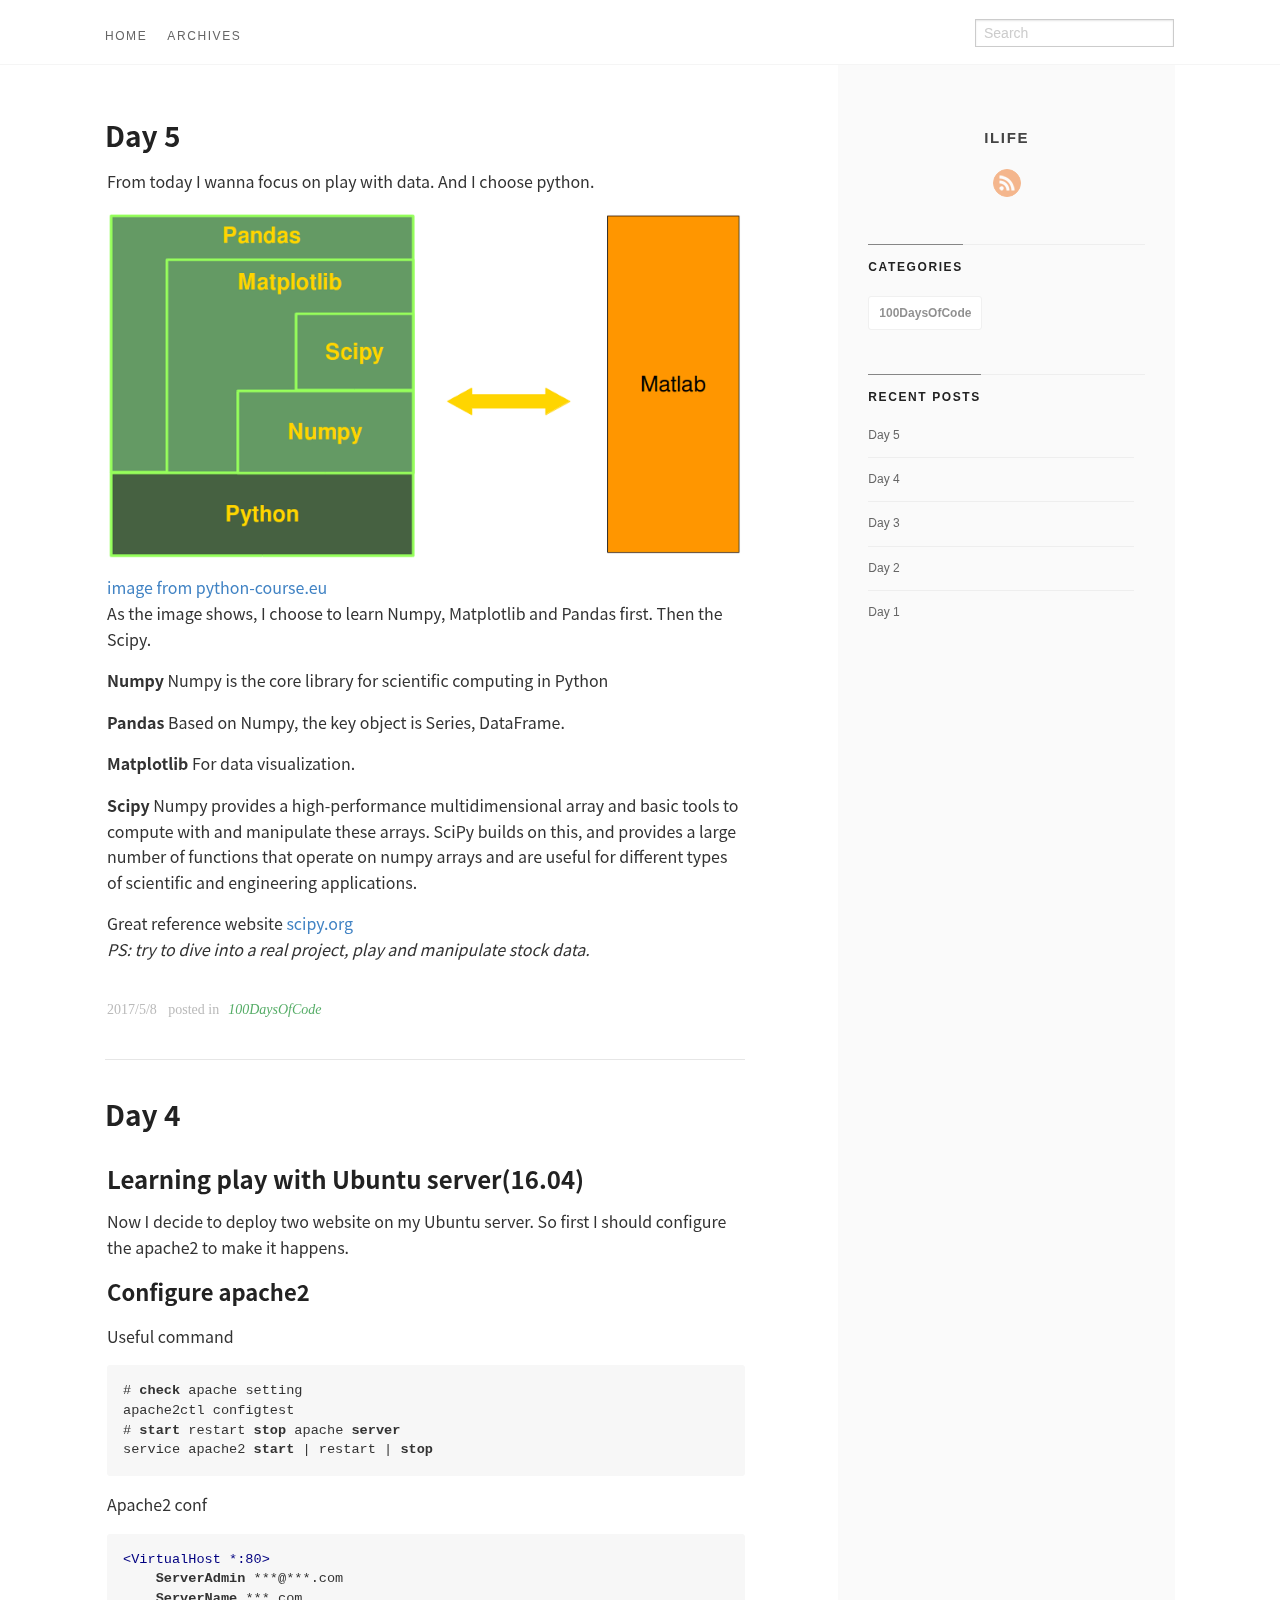
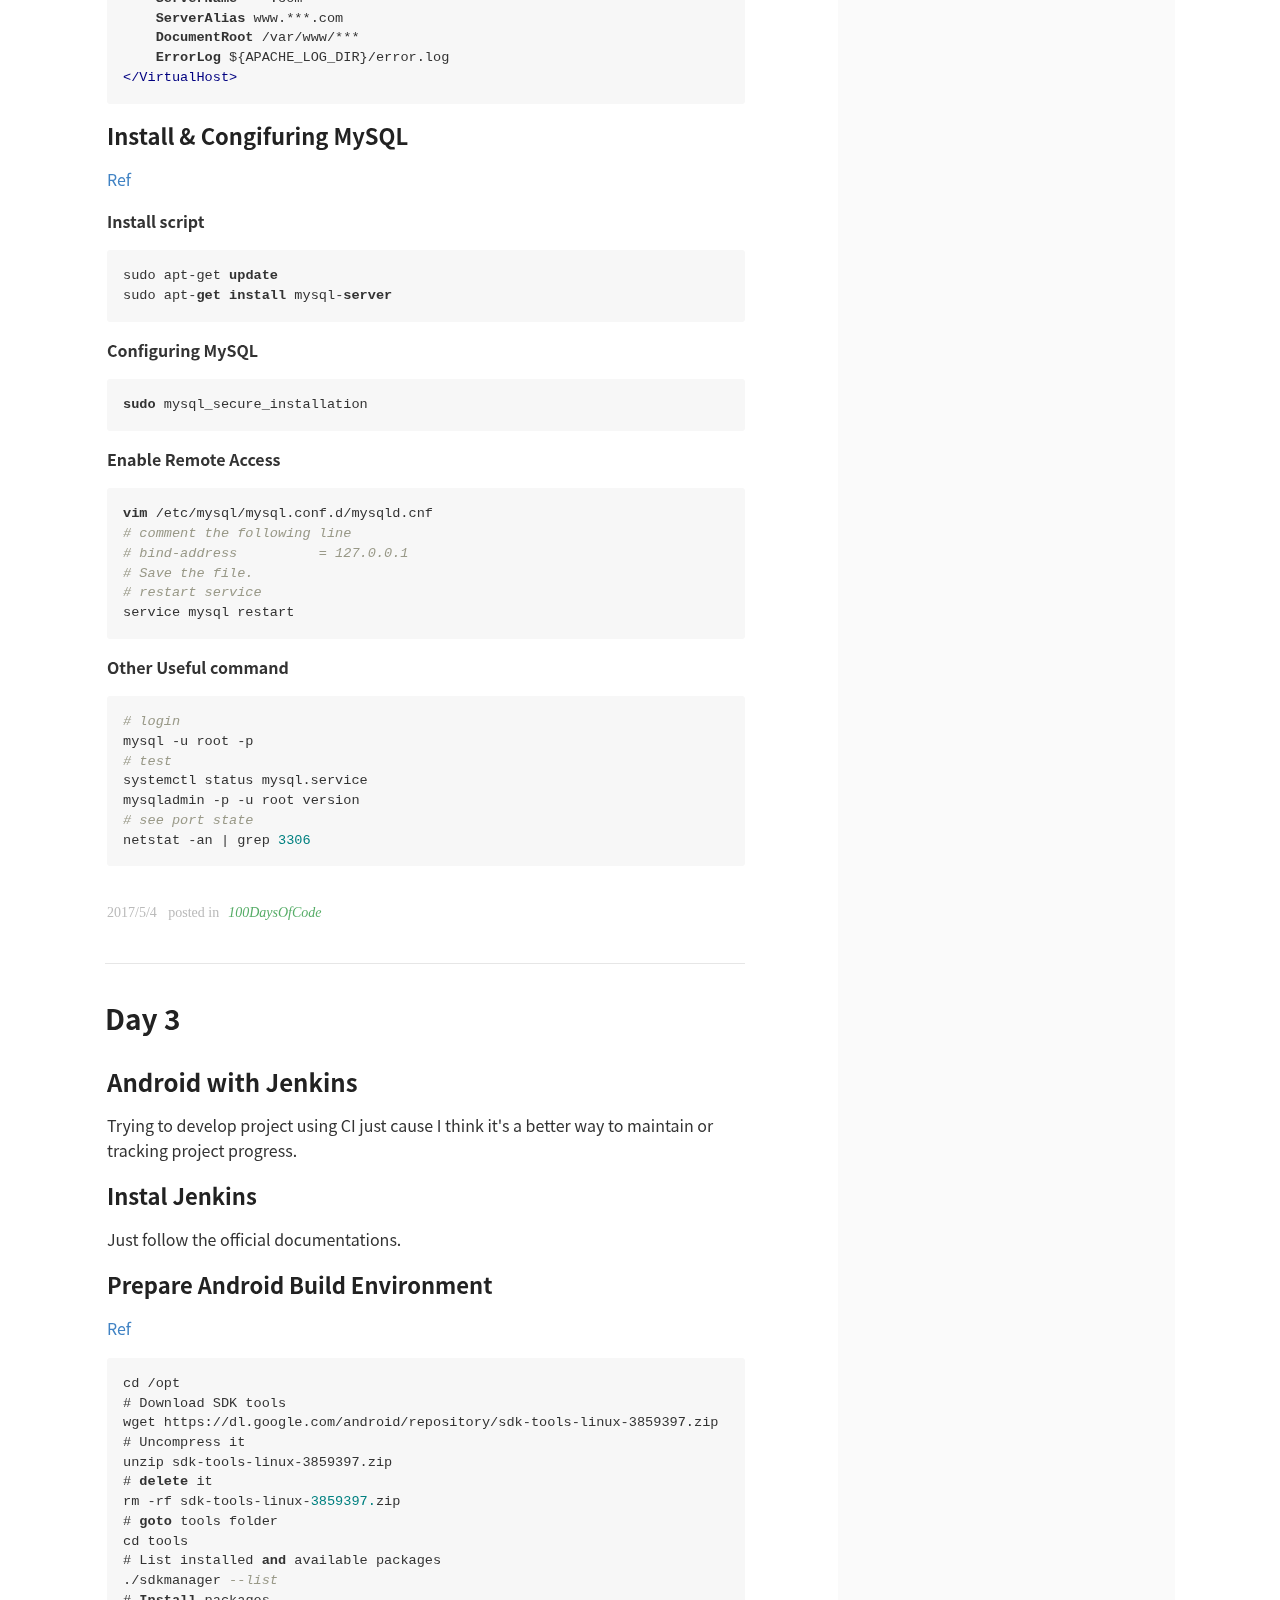
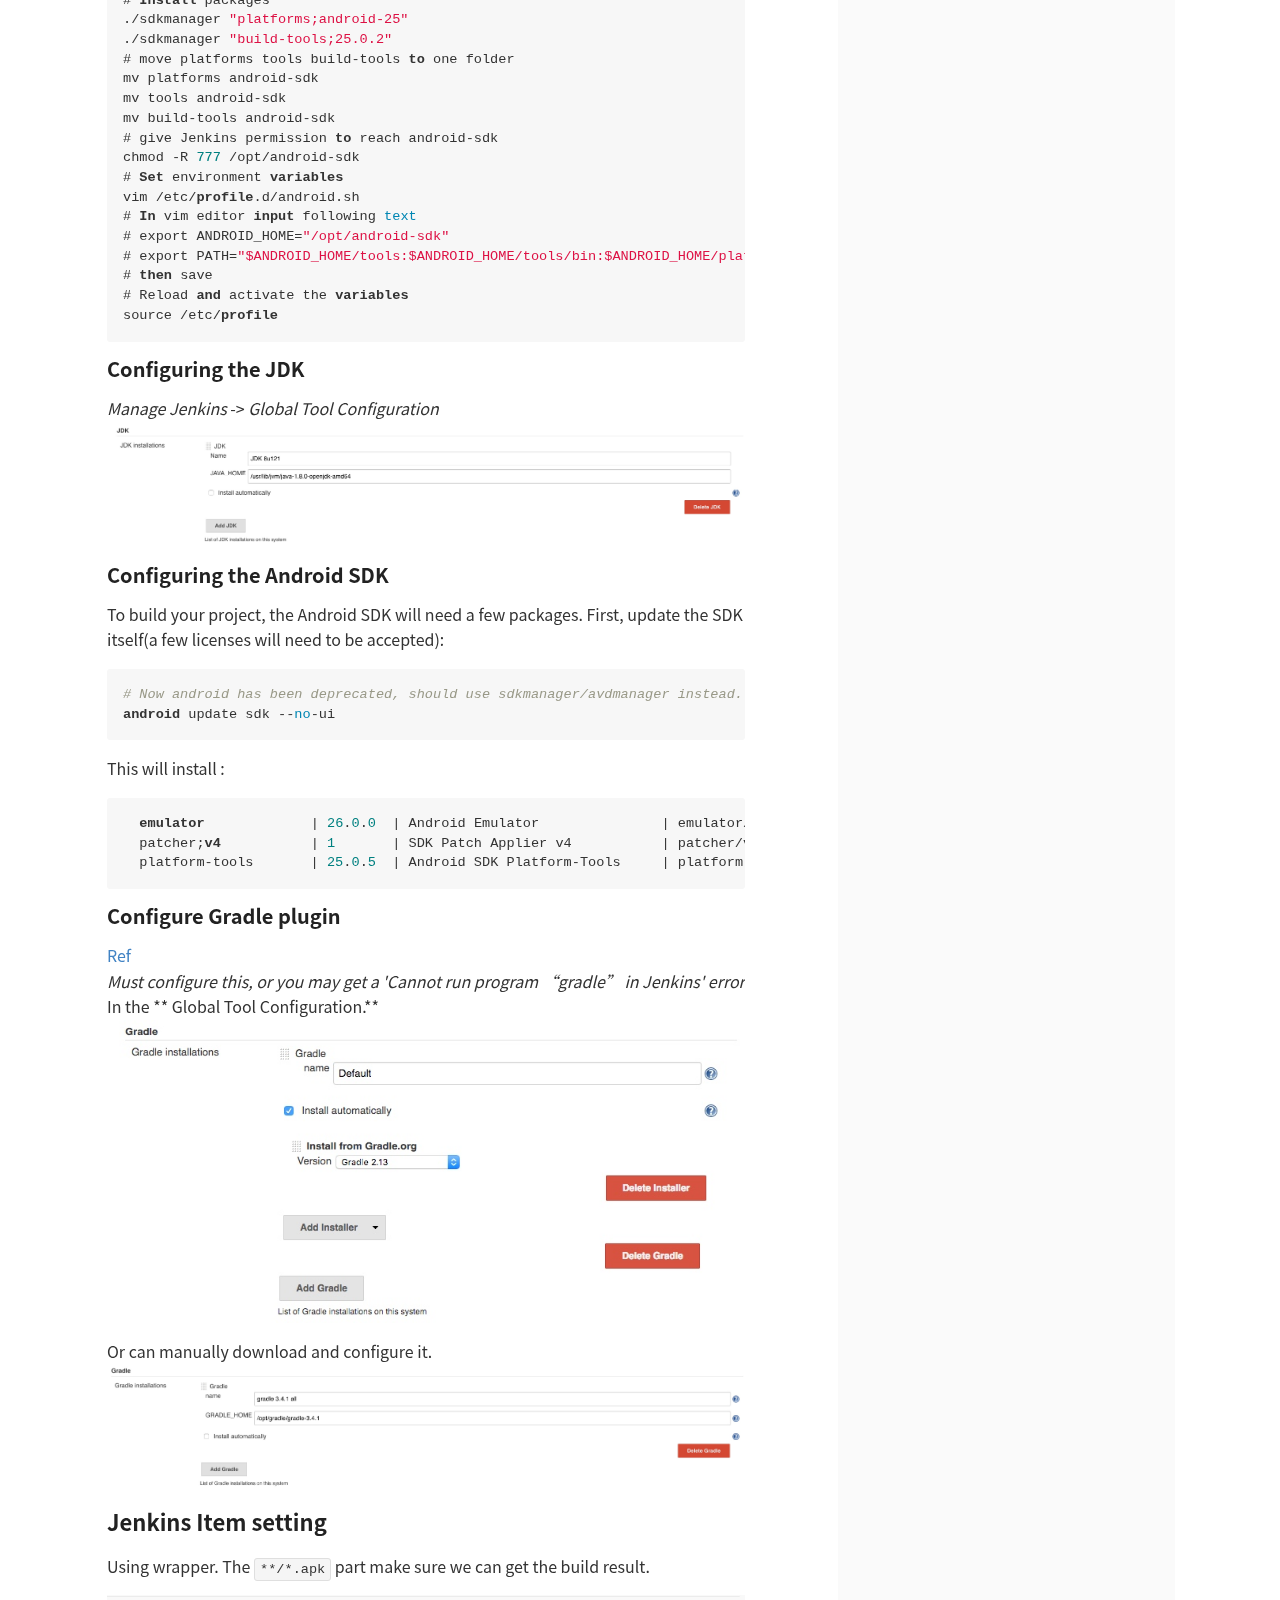
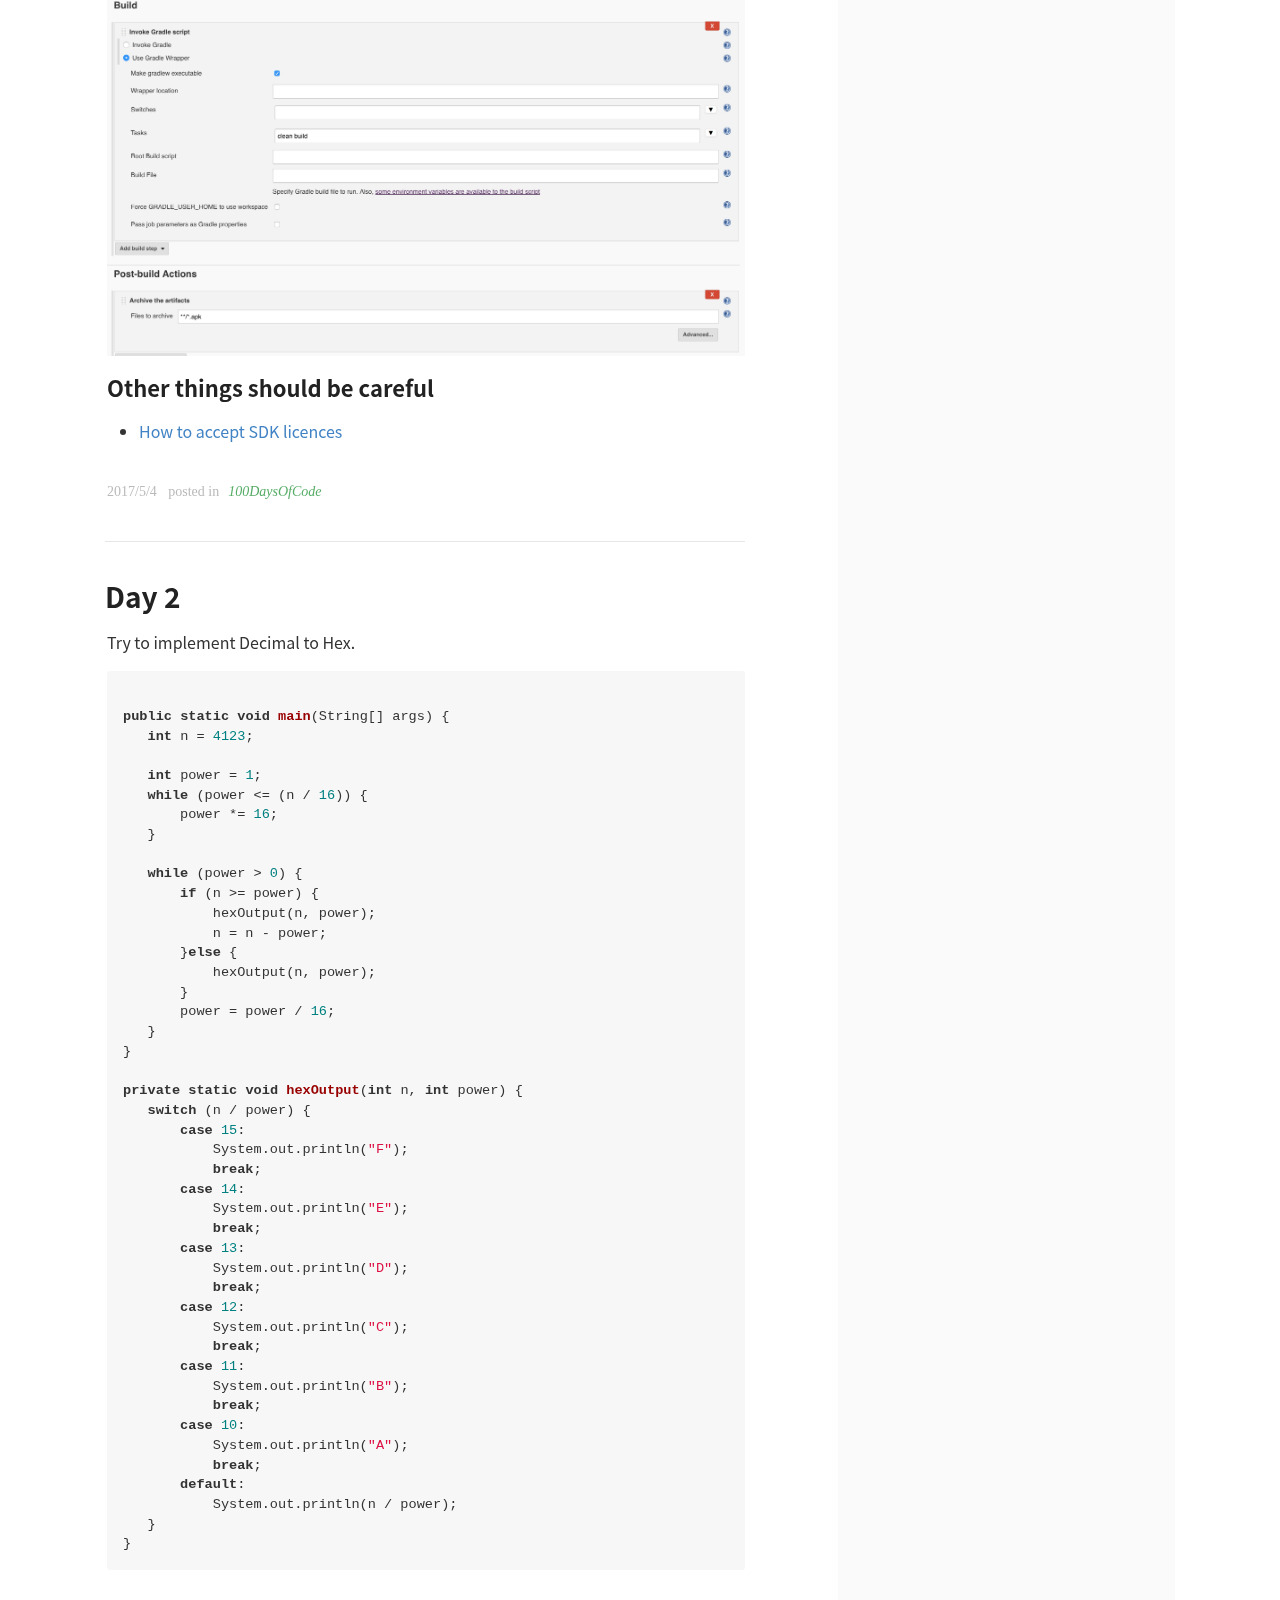
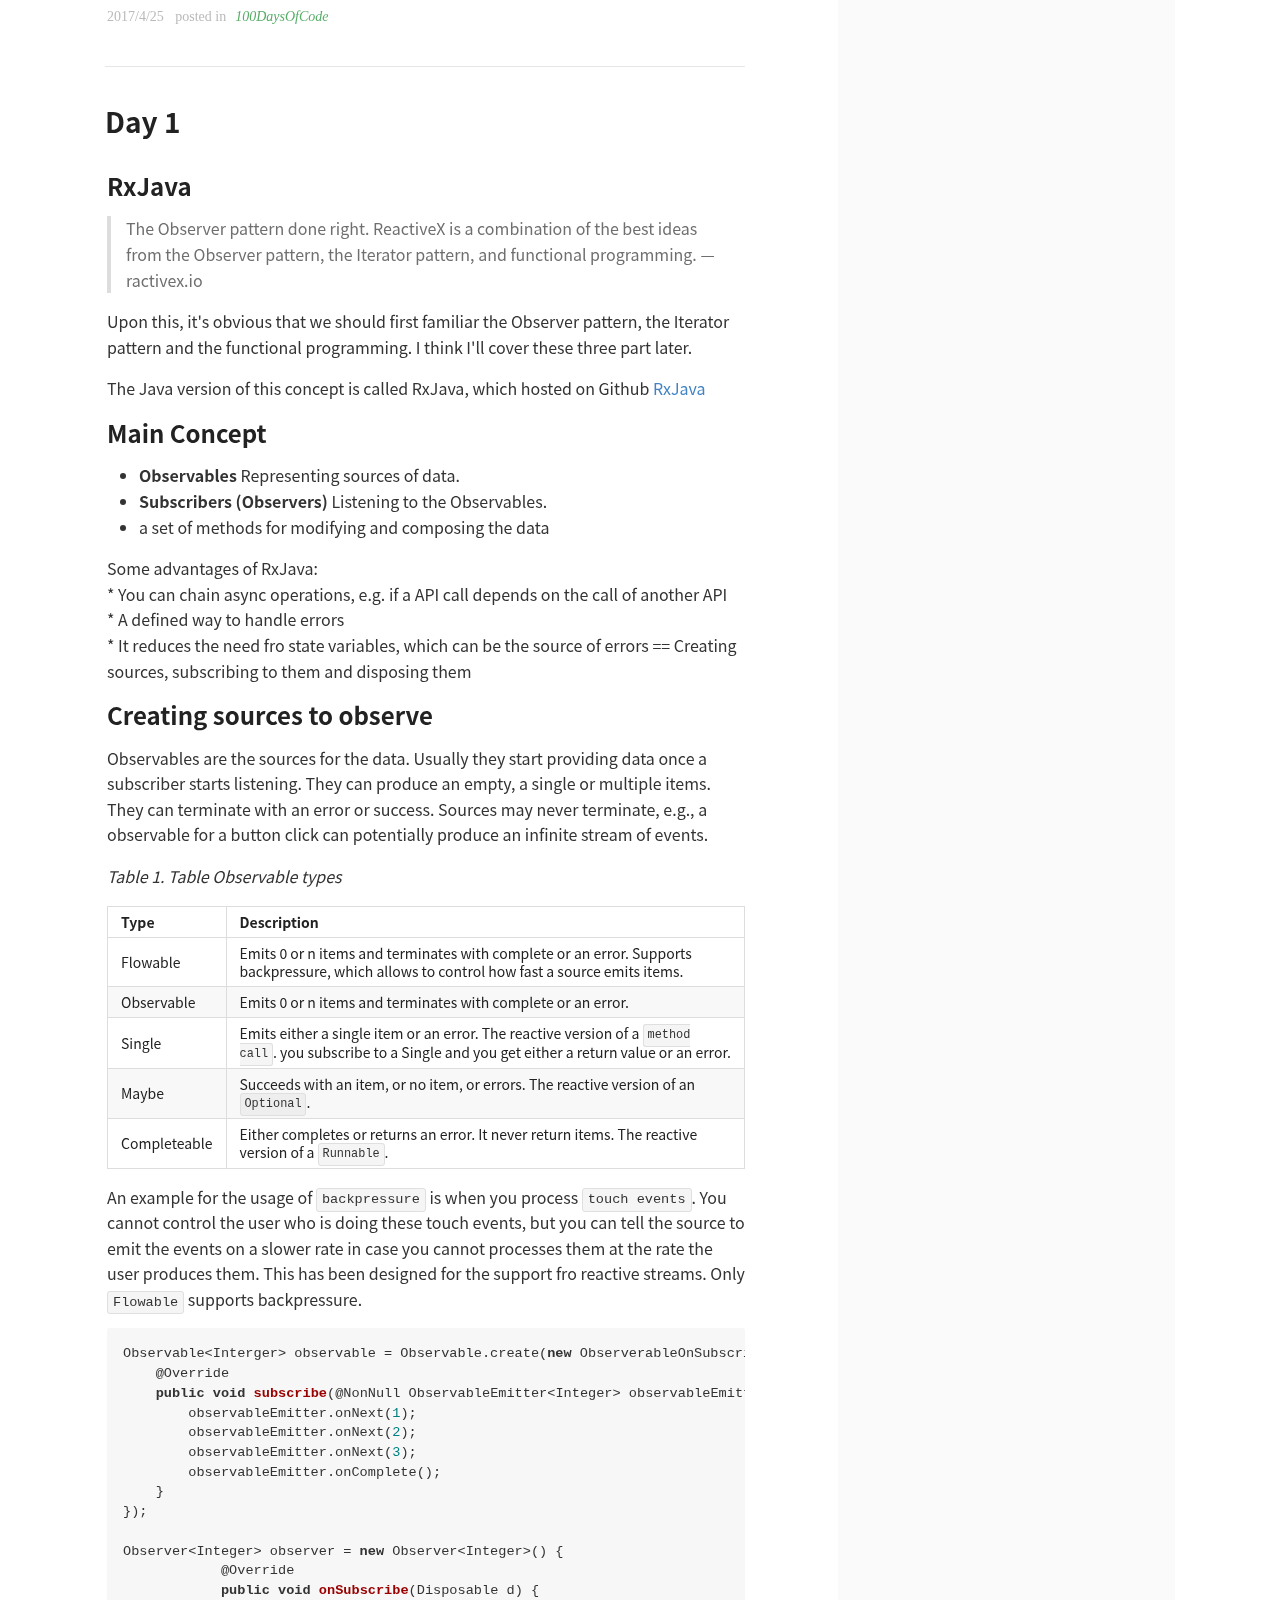
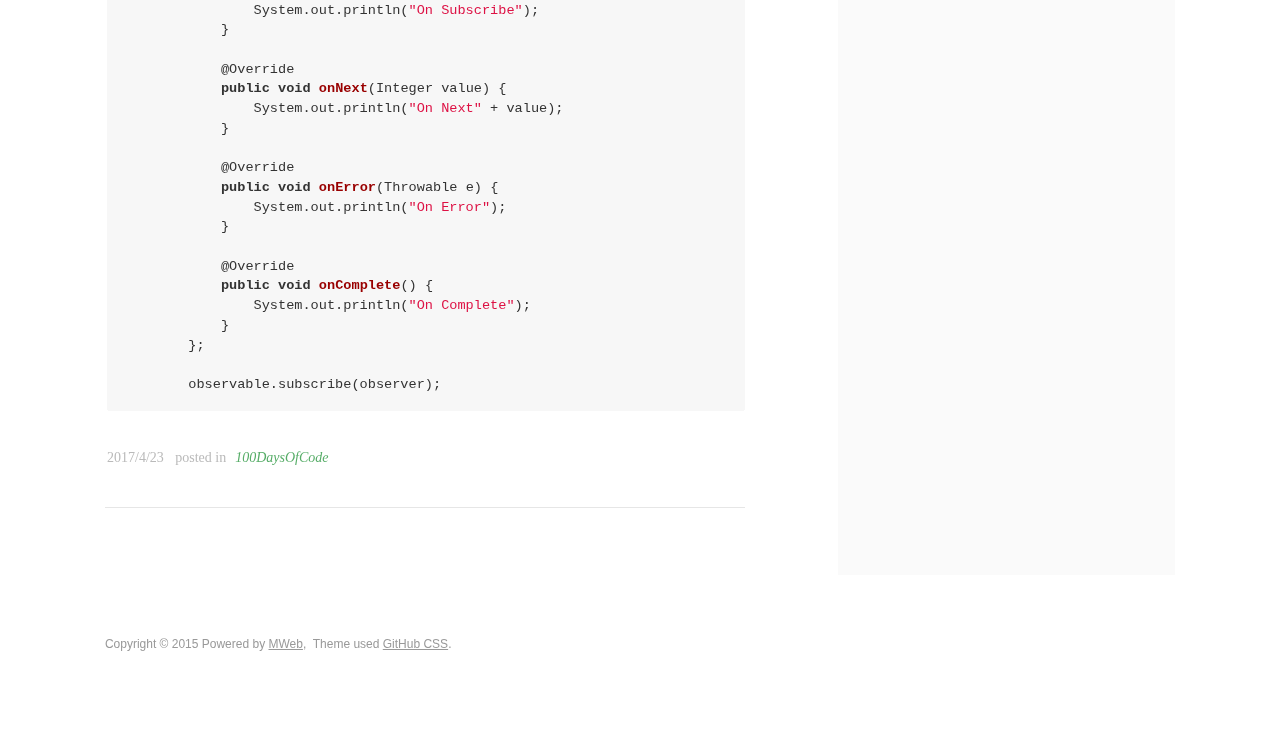
<file: index.html>
<!doctype html>
<html class="no-js" lang="en">
  <head>
    <meta charset="utf-8" />
    <meta name="viewport" content="width=device-width, initial-scale=1.0" />
    <title>
    
  ilife
  
  </title>
  
  
  <link href="atom.xml" rel="alternate" title="ilife" type="application/atom+xml">
    <link rel="stylesheet" href="asset/css/foundation.min.css" />
    <link rel="stylesheet" href="asset/css/docs.css" />
    <script src="asset/js/vendor/modernizr.js"></script>
    <script src="asset/js/vendor/jquery.js"></script>
  <script src="asset/highlightjs/highlight.pack.js"></script>
  <link href="asset/highlightjs/styles/github.css" media="screen, projection" rel="stylesheet" type="text/css">
  <script>hljs.initHighlightingOnLoad();</script>
<script type="text/javascript">
  function before_search(){
    var searchVal = 'site:www.ilife.co ' + document.getElementById('search_input').value;
    document.getElementById('search_q').value = searchVal;
    return true;
  }
</script>
  </head>
  <body class="antialiased hide-extras">
    
    <div class="marketing off-canvas-wrap" data-offcanvas>
      <div class="inner-wrap">


<nav class="top-bar docs-bar hide-for-small" data-topbar>


  <section class="top-bar-section">
  <div class="row">
      <div style="position: relative;width:100%;"><div style="position: absolute; width:100%;">
        <ul id="main-menu" class="left">
        
        <li id=""><a target="self" href="index.html">Home</a></li>
        
        <li id=""><a target="_self" href="archives.html">Archives</a></li>
        
        </ul>

        <ul class="right" id="search-wrap">
          <li>
<form target="_blank" onsubmit="return before_search();" action="http://google.com/search" method="get">
    <input type="hidden" id="search_q" name="q" value="" />
    <input tabindex="1" type="search" id="search_input"  placeholder="Search"/>
</form>
</li>
          </ul>
      </div></div>
  </div>
  </section>

</nav>

        <nav class="tab-bar show-for-small">
  <a href="javascript:void(0)" class="left-off-canvas-toggle menu-icon">
    <span> &nbsp; ilife</span>
  </a>
</nav>

<aside class="left-off-canvas-menu">
      <ul class="off-canvas-list">
       
       <li><a href="index.html">HOME</a></li>
    <li><a href="archives.html">Archives</a></li>
    <li><a href="about.html">ABOUT</a></li>

    <li><label>Categories</label></li>

        
            <li><a href="100DaysOfCode.html">100DaysOfCode</a></li>
         

      </ul>
    </aside>

<a class="exit-off-canvas" href="#"></a>


        <section id="main-content" role="main" class="scroll-container">
        
       

 <script type="text/javascript">
	$(function(){
		$('#menu_item_index').addClass('is_active');
	});
</script>
<div class="row">
	<div class="large-8 medium-8 columns">
		<div class="markdown-body home-categories">
		
			<div class="article">
                <a class="clearlink" href="14942273079219.html">
                
                  <h1>Day 5</h1>
                  <div class="a-content">
                      
                      <div class="a-content-text">
                        
                        	<p>From today I wanna focus on play with data. And I choose python. </p>

<p><img src="media/14942273079219/14944015699868.png" alt=""/></p>

<p><a href="http://www.python-course.eu/numpy.php">image from python-course.eu</a><br/>
As the image shows, I choose to learn Numpy, Matplotlib and Pandas first. Then the Scipy.</p>

<p><strong>Numpy</strong>  Numpy is the core library for scientific computing in Python</p>

<p><strong>Pandas</strong> Based on Numpy, the key object is Series, DataFrame.</p>

<p><strong>Matplotlib</strong> For data visualization.</p>

<p><strong>Scipy</strong> Numpy provides a high-performance multidimensional array and basic tools to compute with and manipulate these arrays. SciPy builds on this, and provides a large number of functions that operate on numpy arrays and are useful for different types of scientific and engineering applications.</p>

<p>Great reference website <a href="https://docs.scipy.org/">scipy.org</a><br/>
<em>PS: try to dive into a real project, play and manipulate stock data.</em></p>

                        
                      </div>
                  </div>
                </a>
                <div class="read-more clearfix">
                  <div class="more-left left">
                  
                    <span class="date">2017/5/8</span>
                    <span>posted in&nbsp;</span> 
          				  
          					    <span class="posted-in"><a href='100DaysOfCode.html'>100DaysOfCode</a></span>
          				   
                  </div>
                  <div class="more-right right">
                  <span class="comments">
                      

                       
                  </span>
                  </div>
                </div>
              </div><!-- article -->
        
			<div class="article">
                <a class="clearlink" href="14939091658025.html">
                
                  <h1>Day 4</h1>
                  <div class="a-content">
                      
                      <div class="a-content-text">
                        
                        	<h2 id="toc_0">Learning play with Ubuntu server(16.04)</h2>

<p>Now I decide to deploy two website on my Ubuntu server. So first I should configure the apache2 to make it happens.</p>

<h3 id="toc_1">Configure apache2</h3>

<p>Useful command</p>

<pre><code class="language-shell"># check apache setting 
apache2ctl configtest
# start restart stop apache server
service apache2 start | restart | stop
</code></pre>

<p>Apache2 conf</p>

<pre><code class="language-shell">&lt;VirtualHost *:80&gt;
    ServerAdmin ***@***.com
    ServerName ***.com
    ServerAlias www.***.com
    DocumentRoot /var/www/***
    ErrorLog ${APACHE_LOG_DIR}/error.log
&lt;/VirtualHost&gt;
</code></pre>

<h3 id="toc_2">Install &amp; Congifuring MySQL</h3>

<p><a href="https://www.digitalocean.com/community/tutorials/how-to-install-mysql-on-ubuntu-16-04">Ref</a></p>

<p><strong>Install script</strong></p>

<pre><code class="language-shell">sudo apt-get update
sudo apt-get install mysql-server
</code></pre>

<p><strong>Configuring MySQL</strong></p>

<pre><code class="language-shell">sudo mysql_secure_installation
</code></pre>

<p><strong>Enable Remote Access</strong></p>

<pre><code class="language-shell">vim /etc/mysql/mysql.conf.d/mysqld.cnf
# comment the following line
# bind-address          = 127.0.0.1 
# Save the file. 
# restart service
service mysql restart
</code></pre>

<p><strong>Other Useful command</strong></p>

<pre><code class="language-shell"># login
mysql -u root -p
# test 
systemctl status mysql.service
mysqladmin -p -u root version
# see port state
netstat -an | grep 3306
</code></pre>

                        
                      </div>
                  </div>
                </a>
                <div class="read-more clearfix">
                  <div class="more-left left">
                  
                    <span class="date">2017/5/4</span>
                    <span>posted in&nbsp;</span> 
          				  
          					    <span class="posted-in"><a href='100DaysOfCode.html'>100DaysOfCode</a></span>
          				   
                  </div>
                  <div class="more-right right">
                  <span class="comments">
                      

                       
                  </span>
                  </div>
                </div>
              </div><!-- article -->
        
			<div class="article">
                <a class="clearlink" href="14938636429090.html">
                
                  <h1>Day 3</h1>
                  <div class="a-content">
                      
                      <div class="a-content-text">
                        
                        	<h2 id="toc_0">Android with Jenkins</h2>

<p>Trying to develop project using CI just cause I think it&#39;s a better way to maintain or tracking project progress.</p>

<h3 id="toc_1">Instal Jenkins</h3>

<p>Just follow the official documentations.</p>

<h3 id="toc_2">Prepare Android Build Environment</h3>

<p><a href="https://www.digitalocean.com/community/tutorials/how-to-build-android-apps-with-jenkins">Ref</a></p>

<pre><code class="language-shell">cd /opt
# Download SDK tools
wget https://dl.google.com/android/repository/sdk-tools-linux-3859397.zip
# Uncompress it
unzip sdk-tools-linux-3859397.zip
# delete it
rm -rf sdk-tools-linux-3859397.zip
# goto tools folder
cd tools
# List installed and available packages
./sdkmanager --list
# Install packages
./sdkmanager &quot;platforms;android-25&quot;
./sdkmanager &quot;build-tools;25.0.2&quot;
# move platforms tools build-tools to one folder
mv platforms android-sdk 
mv tools android-sdk 
mv build-tools android-sdk 
# give Jenkins permission to reach android-sdk
chmod -R 777 /opt/android-sdk
# Set environment variables
vim /etc/profile.d/android.sh
# In vim editor input following text
# export ANDROID_HOME=&quot;/opt/android-sdk&quot;
# export PATH=&quot;$ANDROID_HOME/tools:$ANDROID_HOME/tools/bin:$ANDROID_HOME/platform-tools:$PATH&quot;
# then save
# Reload and activate the variables
source /etc/profile
</code></pre>

<h4 id="toc_3">Configuring the JDK</h4>

<p><em>Manage Jenkins</em> -&gt; <em>Global Tool Configuration</em><br/>
<img src="media/14938636429090/14938889651545.jpg" alt=""/></p>

<h4 id="toc_4">Configuring the Android SDK</h4>

<p>To build your project, the Android SDK will need a few packages. First, update the SDK itself(a few licenses will need to be accepted):</p>

<pre><code class="language-shell"># Now android has been deprecated, should use sdkmanager/avdmanager instead.
android update sdk --no-ui
</code></pre>

<p>This will install : </p>

<pre><code>  emulator             | 26.0.0  | Android Emulator               | emulator/
  patcher;v4           | 1       | SDK Patch Applier v4           | patcher/v4/
  platform-tools       | 25.0.5  | Android SDK Platform-Tools     | platform-tools/
</code></pre>

<h4 id="toc_5">Configure Gradle plugin</h4>

<p><a href="https://wiki.jenkins-ci.org/display/JENKINS/Gradle+Plugin">Ref</a><br/>
<em>Must configure this, or you may get a &#39;Cannot run program “gradle” in Jenkins&#39; error</em><br/>
In the ** Global Tool Configuration.** <br/>
<img src="media/14938636429090/14938764037563.jpg" alt=""/></p>

<p>Or can manually download and configure it. <br/>
<img src="media/14938636429090/14938816607621.jpg" alt=""/></p>

<h3 id="toc_6">Jenkins Item setting</h3>

<p>Using wrapper. The <code>**/*.apk</code> part make sure we can get the build result.</p>

<p><img src="media/14938636429090/14938891045380.jpg" alt=""/></p>

<h3 id="toc_7">Other things should be careful</h3>

<ul>
<li><a href="http://stackoverflow.com/questions/38096225/automatically-accept-all-sdk-licences/38381577">How to accept SDK licences</a></li>
</ul>

                        
                      </div>
                  </div>
                </a>
                <div class="read-more clearfix">
                  <div class="more-left left">
                  
                    <span class="date">2017/5/4</span>
                    <span>posted in&nbsp;</span> 
          				  
          					    <span class="posted-in"><a href='100DaysOfCode.html'>100DaysOfCode</a></span>
          				   
                  </div>
                  <div class="more-right right">
                  <span class="comments">
                      

                       
                  </span>
                  </div>
                </div>
              </div><!-- article -->
        
			<div class="article">
                <a class="clearlink" href="14931140045313.html">
                
                  <h1>Day 2</h1>
                  <div class="a-content">
                      
                      <div class="a-content-text">
                        
                        	<p>Try to implement Decimal to Hex.</p>

<pre><code class="language-java">
public static void main(String[] args) {
   int n = 4123;

   int power = 1;
   while (power &lt;= (n / 16)) {
       power *= 16;
   }

   while (power &gt; 0) {
       if (n &gt;= power) {
           hexOutput(n, power);
           n = n - power;
       }else {
           hexOutput(n, power);
       }
       power = power / 16;
   }
}

private static void hexOutput(int n, int power) {
   switch (n / power) {
       case 15:
           System.out.println(&quot;F&quot;);
           break;
       case 14:
           System.out.println(&quot;E&quot;);
           break;
       case 13:
           System.out.println(&quot;D&quot;);
           break;
       case 12:
           System.out.println(&quot;C&quot;);
           break;
       case 11:
           System.out.println(&quot;B&quot;);
           break;
       case 10:
           System.out.println(&quot;A&quot;);
           break;
       default:
           System.out.println(n / power);
   }
}
</code></pre>

                        
                      </div>
                  </div>
                </a>
                <div class="read-more clearfix">
                  <div class="more-left left">
                  
                    <span class="date">2017/4/25</span>
                    <span>posted in&nbsp;</span> 
          				  
          					    <span class="posted-in"><a href='100DaysOfCode.html'>100DaysOfCode</a></span>
          				   
                  </div>
                  <div class="more-right right">
                  <span class="comments">
                      

                       
                  </span>
                  </div>
                </div>
              </div><!-- article -->
        
			<div class="article">
                <a class="clearlink" href="14929392382338.html">
                
                  <h1>Day 1</h1>
                  <div class="a-content">
                      
                      <div class="a-content-text">
                        
                        	<h2 id="toc_0">RxJava</h2>

<blockquote>
<p>The Observer pattern done right. ReactiveX is a combination of the best ideas from the Observer pattern, the Iterator pattern, and functional programming.      — ractivex.io</p>
</blockquote>

<p>Upon  this, it&#39;s obvious that we should first familiar the Observer pattern, the Iterator pattern and the functional programming. I think I&#39;ll cover these three part later. </p>

<p>The Java version of this concept is called RxJava, which hosted on Github <a href="https://github.com/ReactiveX/RxJava">RxJava</a></p>

<h2 id="toc_1">Main Concept</h2>

<ul>
<li><strong>Observables</strong> Representing sources of data. </li>
<li><strong>Subscribers (Observers)</strong> Listening to the Observables. </li>
<li>a set of methods for modifying and composing the data</li>
</ul>

<p>Some advantages of RxJava:<br/>
* You can chain async operations, e.g. if a API call depends on the call of another API<br/>
* A defined way to handle errors<br/>
* It reduces the need fro state variables, which can be the source of errors == Creating sources, subscribing to them and disposing them</p>

<h2 id="toc_2">Creating sources to observe</h2>

<p>Observables are the sources for the data. Usually they start providing data once a subscriber starts listening. They can produce an empty, a single or multiple items. They can terminate with an error or success. Sources may never terminate, e.g., a observable for a button click can potentially produce an infinite stream of events. </p>

<p><em>Table 1. Table Observable types</em></p>

<table>
<thead>
<tr>
<th>Type</th>
<th>Description</th>
</tr>
</thead>

<tbody>
<tr>
<td>Flowable<T></td>
<td>Emits 0 or n items and terminates with complete or an error. Supports backpressure, which allows to control how fast a source emits items.</td>
</tr>
<tr>
<td>Observable<T></td>
<td>Emits 0 or n items and terminates with complete or an error.</td>
</tr>
<tr>
<td>Single<T></td>
<td>Emits either a single item or an error. The reactive version of a <code>method call</code>. you subscribe to a Single and you get either a return value or an error.</td>
</tr>
<tr>
<td>Maybe<T></td>
<td>Succeeds with an item, or no item, or errors. The reactive version of an <code>Optional</code>.</td>
</tr>
<tr>
<td>Completeable</td>
<td>Either completes or returns an error. It never return items. The reactive version of a <code>Runnable</code>.</td>
</tr>
</tbody>
</table>

<p>An example for the usage of <code>backpressure</code> is when you process <code>touch events</code>. You cannot control the user who is doing these touch events, but you can tell the source to emit the events on a slower rate in case you cannot processes them at the rate the user produces them. This has been designed for the support fro reactive streams. Only <code>Flowable</code> supports backpressure.</p>

<pre><code class="language-java">Observable&lt;Interger&gt; observable = Observable.create(new ObserverableOnSubscribe&lt;Integer&gt;(){
    @Override
    public void subscribe(@NonNull ObservableEmitter&lt;Integer&gt; observableEmitter) throws Exception {
        observableEmitter.onNext(1);
        observableEmitter.onNext(2);
        observableEmitter.onNext(3);
        observableEmitter.onComplete();
    }
});

Observer&lt;Integer&gt; observer = new Observer&lt;Integer&gt;() {
            @Override
            public void onSubscribe(Disposable d) {
                System.out.println(&quot;On Subscribe&quot;);
            }

            @Override
            public void onNext(Integer value) {
                System.out.println(&quot;On Next&quot; + value);
            }

            @Override
            public void onError(Throwable e) {
                System.out.println(&quot;On Error&quot;);
            }

            @Override
            public void onComplete() {
                System.out.println(&quot;On Complete&quot;);
            }
        };

        observable.subscribe(observer);
</code></pre>

                        
                      </div>
                  </div>
                </a>
                <div class="read-more clearfix">
                  <div class="more-left left">
                  
                    <span class="date">2017/4/23</span>
                    <span>posted in&nbsp;</span> 
          				  
          					    <span class="posted-in"><a href='100DaysOfCode.html'>100DaysOfCode</a></span>
          				   
                  </div>
                  <div class="more-right right">
                  <span class="comments">
                      

                       
                  </span>
                  </div>
                </div>
              </div><!-- article -->
        
              


			<div class="row">
			  <div class="large-6 columns">
			  <p class="text-left" style="padding-top:25px;">
			   
			  </p>
			  </div>
			  <div class="large-6 columns">
			<p class="text-right" style="padding-top:25px;">
			
			</p>
			  </div>
			</div>
		</div>
	</div><!-- large 8 -->

 <div class="large-4 medium-4 columns">
  <div class="hide-for-small">
    <div id="sidebar" class="sidebar">
          <div id="site-info" class="site-info">
            
                <h1>ilife</h1>
                <div class="site-des"></div>
                <div class="social">











  <a target="_blank" class="rss" href="atom.xml" title="RSS">RSS</a>
                
              	 </div>
          	</div>

             

              <div id="site-categories" class="side-item ">
                <div class="side-header">
                  <h2>Categories</h2>
                </div>
                <div class="side-content">

      	<p class="cat-list">
        
            <a href="100DaysOfCode.html"><strong>100DaysOfCode</strong></a>
         
        </p>


                </div>
              </div>

              <div id="site-categories" class="side-item">
                <div class="side-header">
                  <h2>Recent Posts</h2>
                </div>
                <div class="side-content">
                <ul class="posts-list">
	      
		      
			      <li class="post">
			        <a href="14942273079219.html">Day 5</a>
			      </li>
		     
		  
		      
			      <li class="post">
			        <a href="14939091658025.html">Day 4</a>
			      </li>
		     
		  
		      
			      <li class="post">
			        <a href="14938636429090.html">Day 3</a>
			      </li>
		     
		  
		      
			      <li class="post">
			        <a href="14931140045313.html">Day 2</a>
			      </li>
		     
		  
		      
			      <li class="post">
			        <a href="14929392382338.html">Day 1</a>
			      </li>
		     
		   
		  		</ul>
                </div>
              </div>
        </div><!-- sidebar -->
      </div><!-- hide for small -->
</div><!-- large 4 -->

</div><!-- row -->

 <div class="page-bottom clearfix">
  <div class="row">
   <p class="copyright">Copyright &copy; 2015
Powered by <a target="_blank" href="http://www.mweb.im">MWeb</a>,&nbsp; 
Theme used <a target="_blank" href="http://github.com">GitHub CSS</a>.</p>
  </div>
</div>

        </section>
      </div>
    </div>

  
    

    <script src="asset/js/foundation.min.js"></script>
    <script>
      $(document).foundation();
      function fixSidebarHeight(){
        var w1 = $('.markdown-body').height();
          var w2 = $('#sidebar').height();
          if (w1 > w2) { $('#sidebar').height(w1); };
      }
      $(function(){
        fixSidebarHeight();
      })
      $(window).load(function(){
          fixSidebarHeight();
      });
     
    </script>

    



  </body>
</html>
</file>
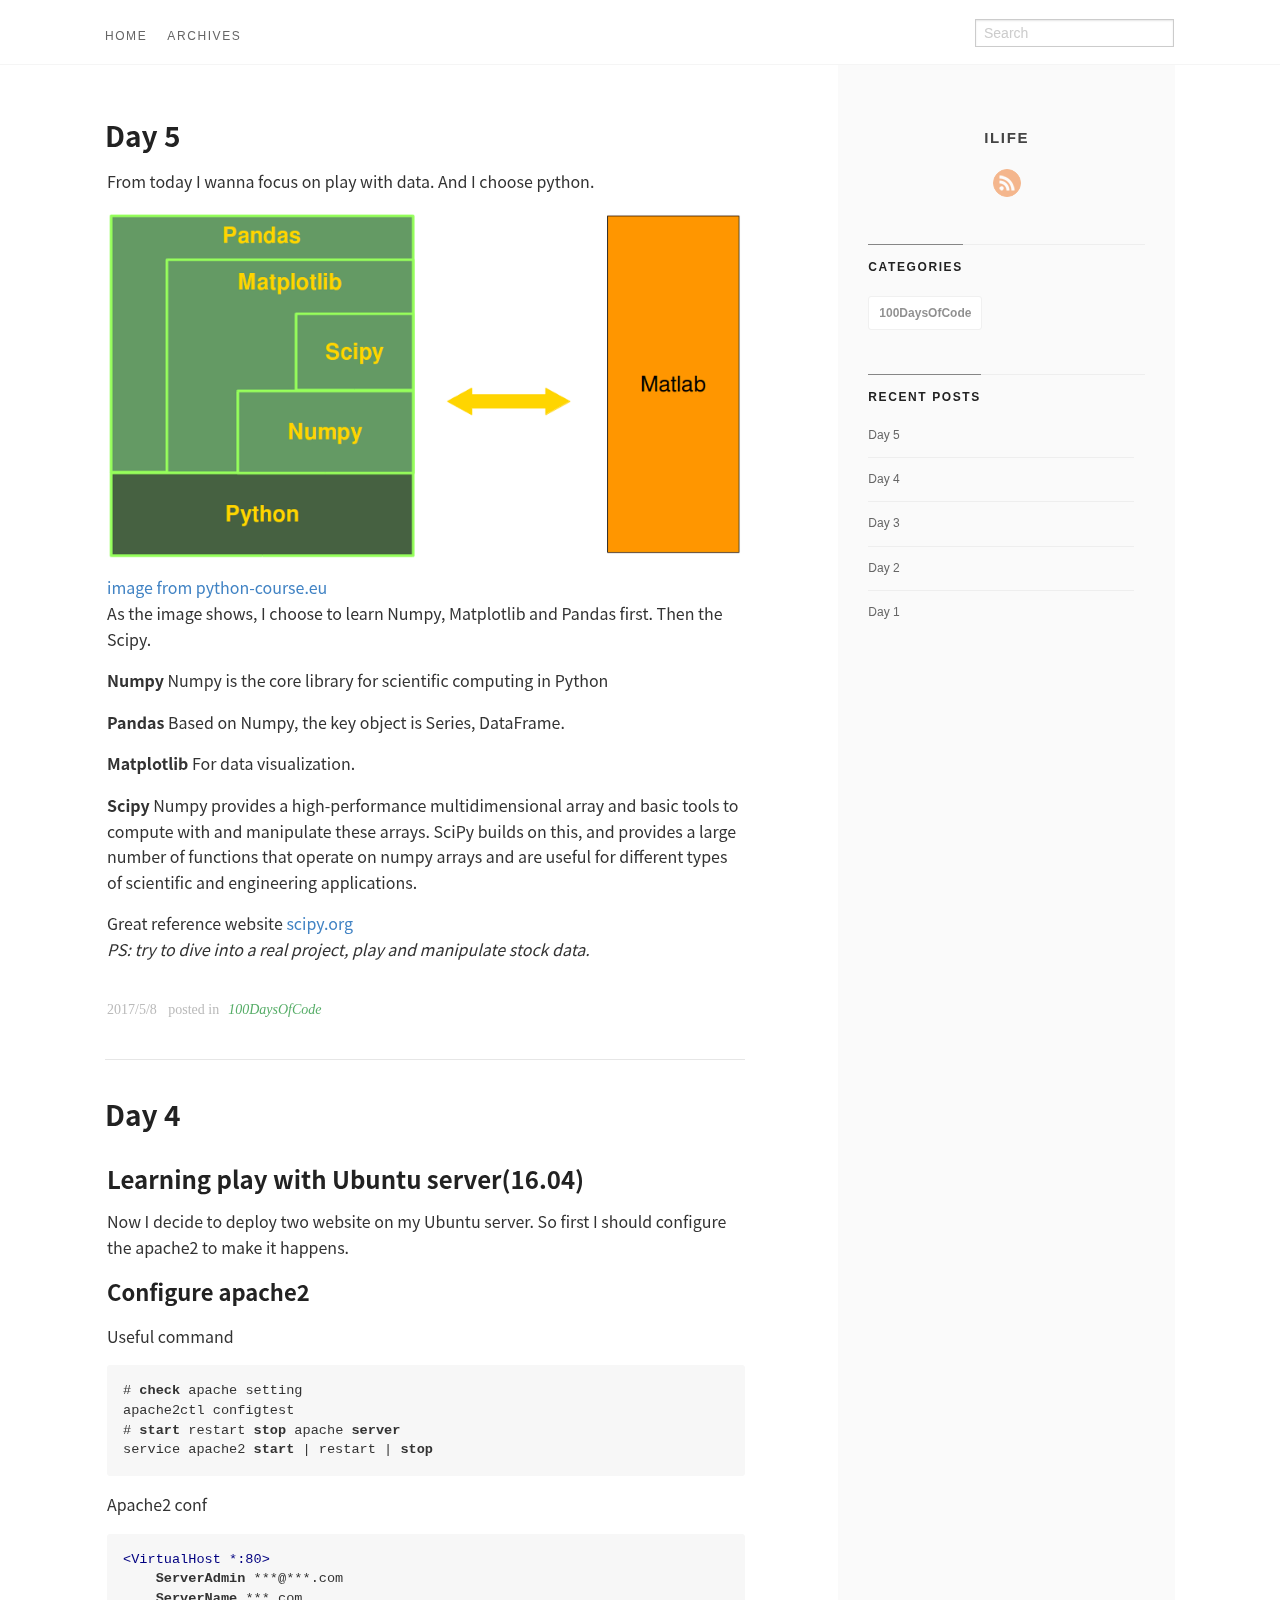
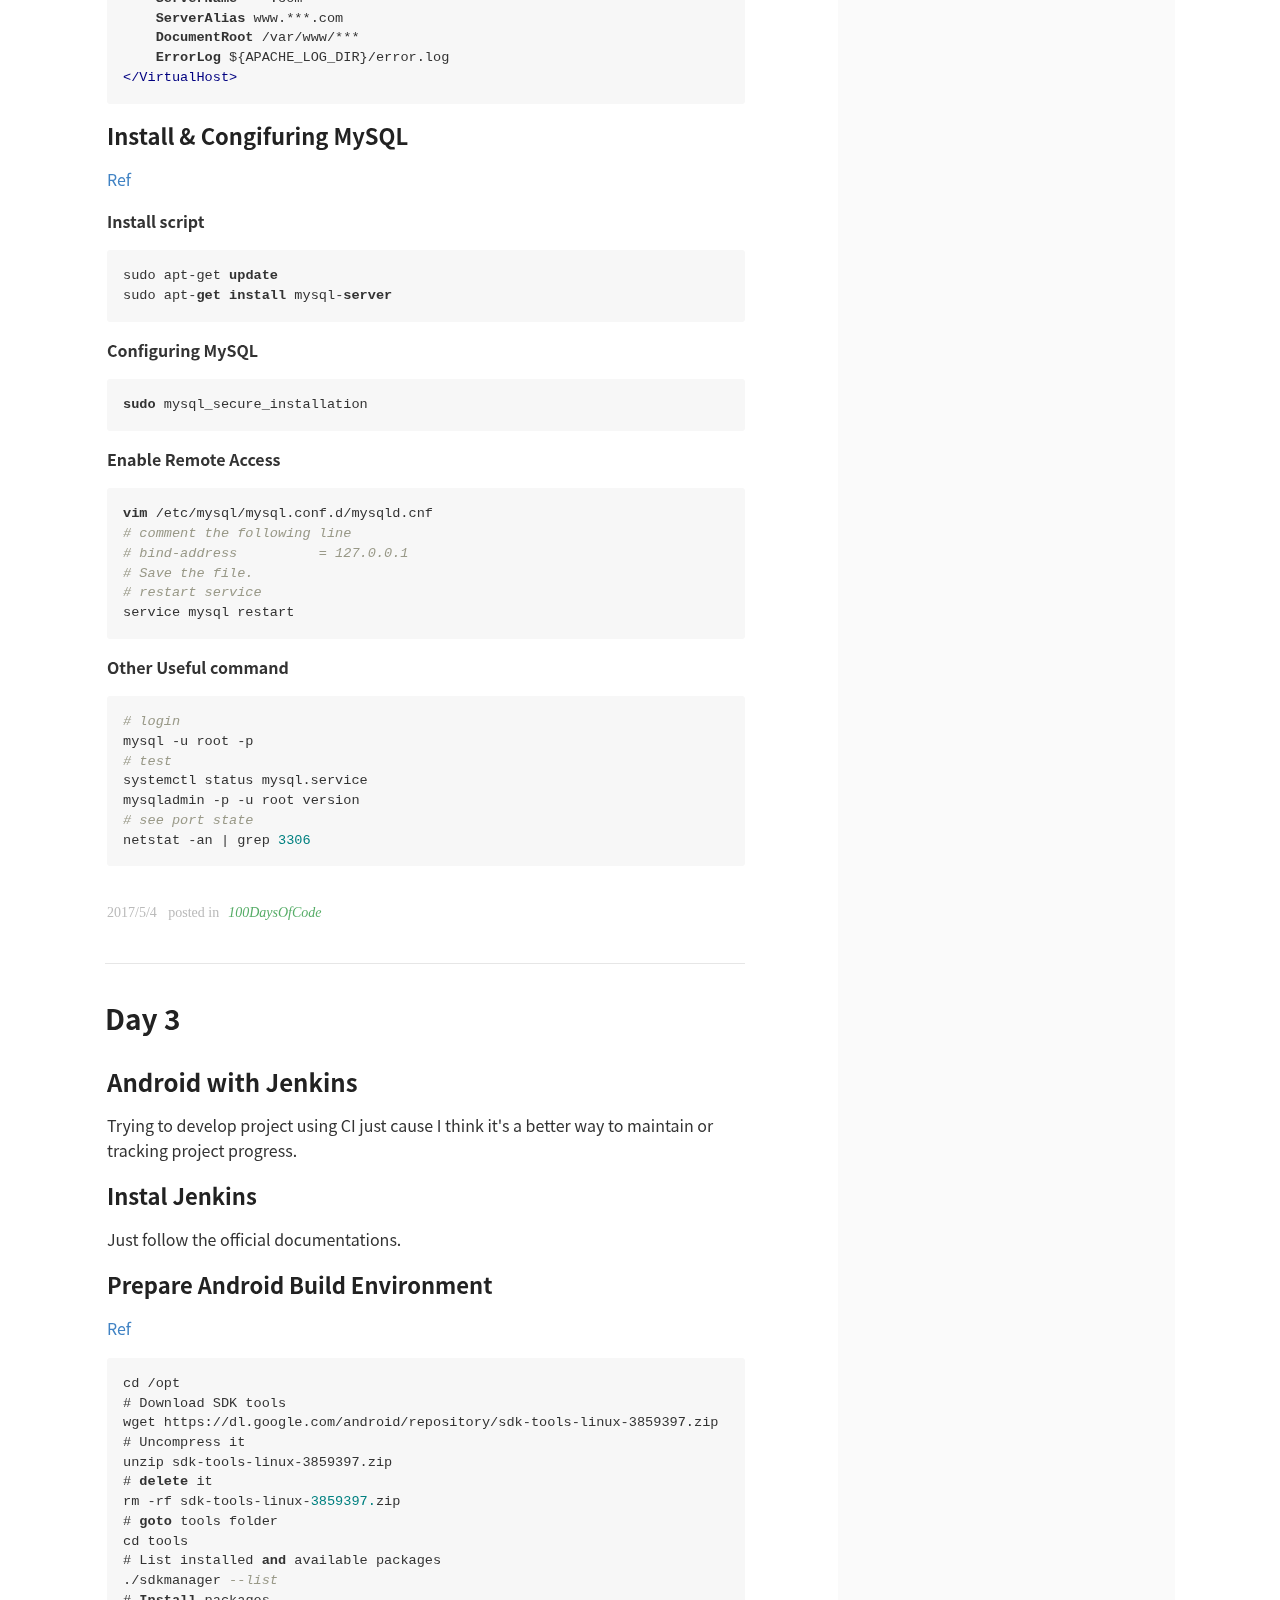
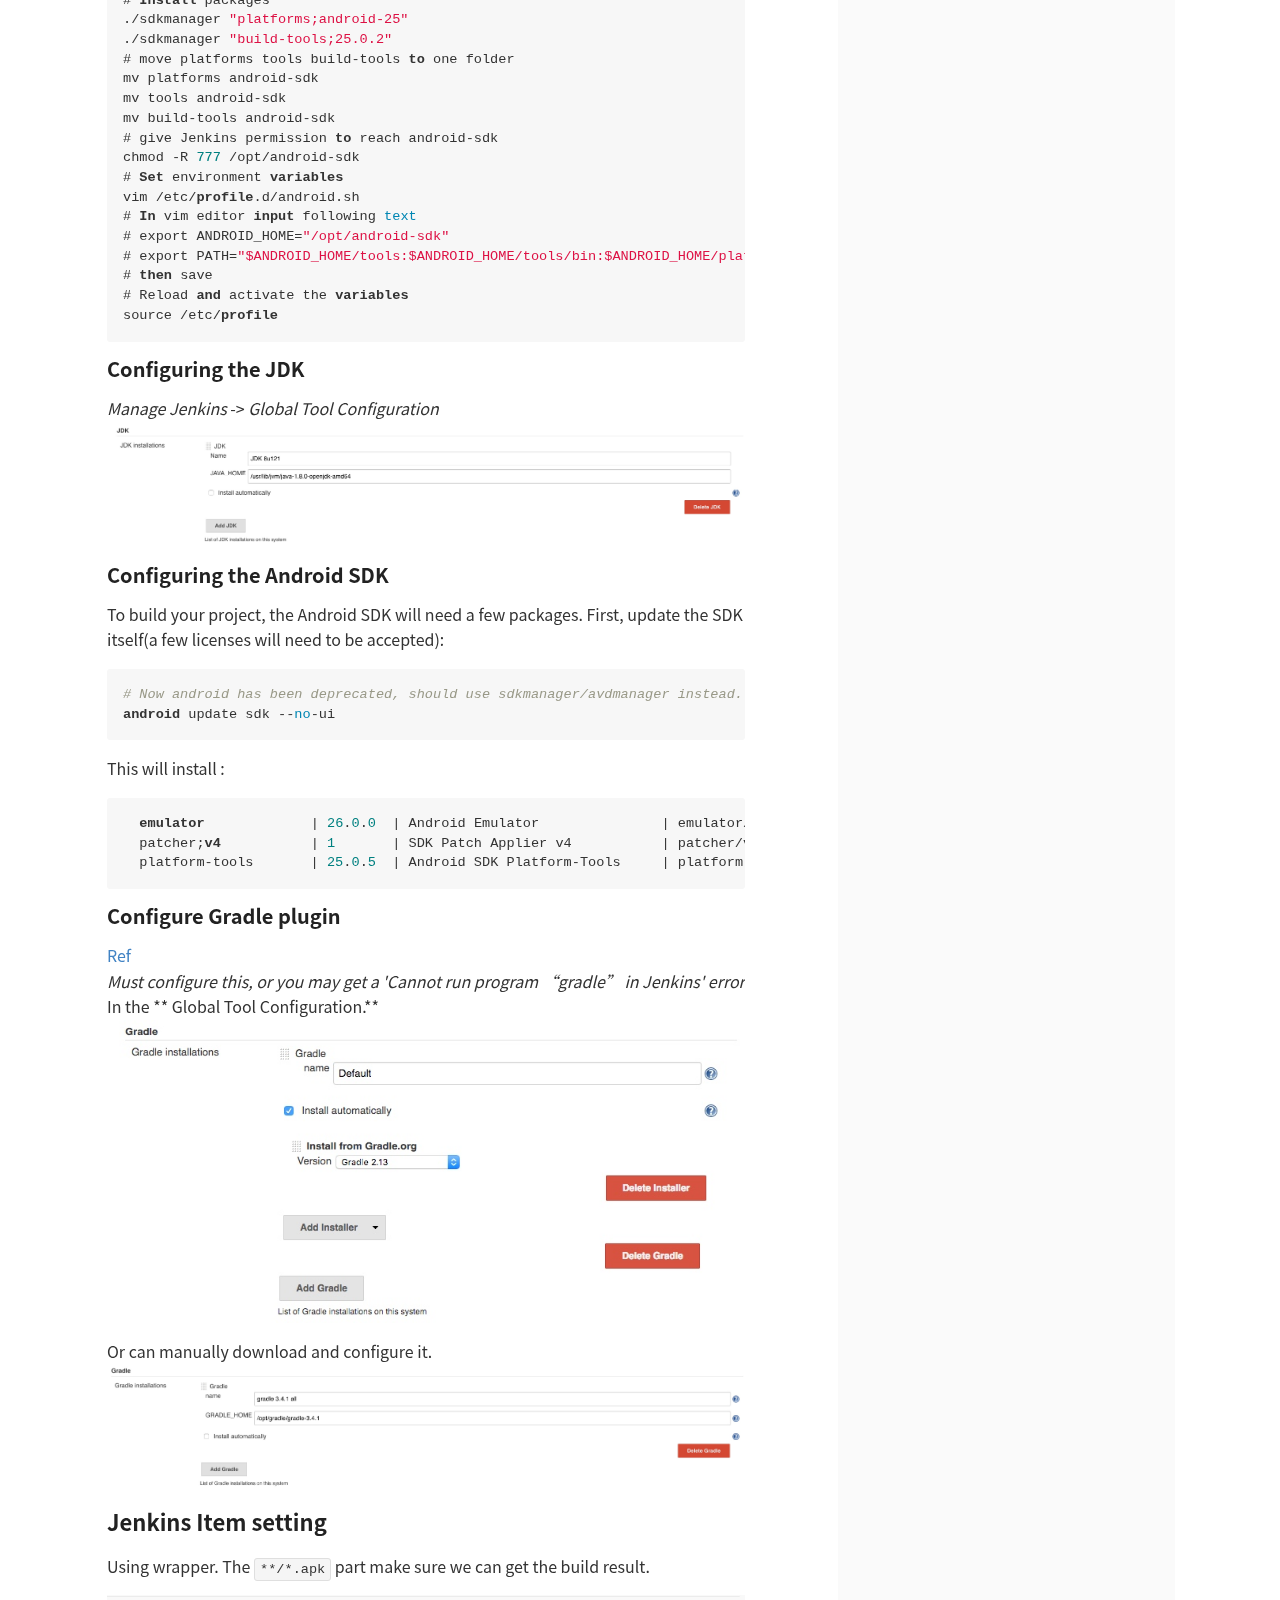
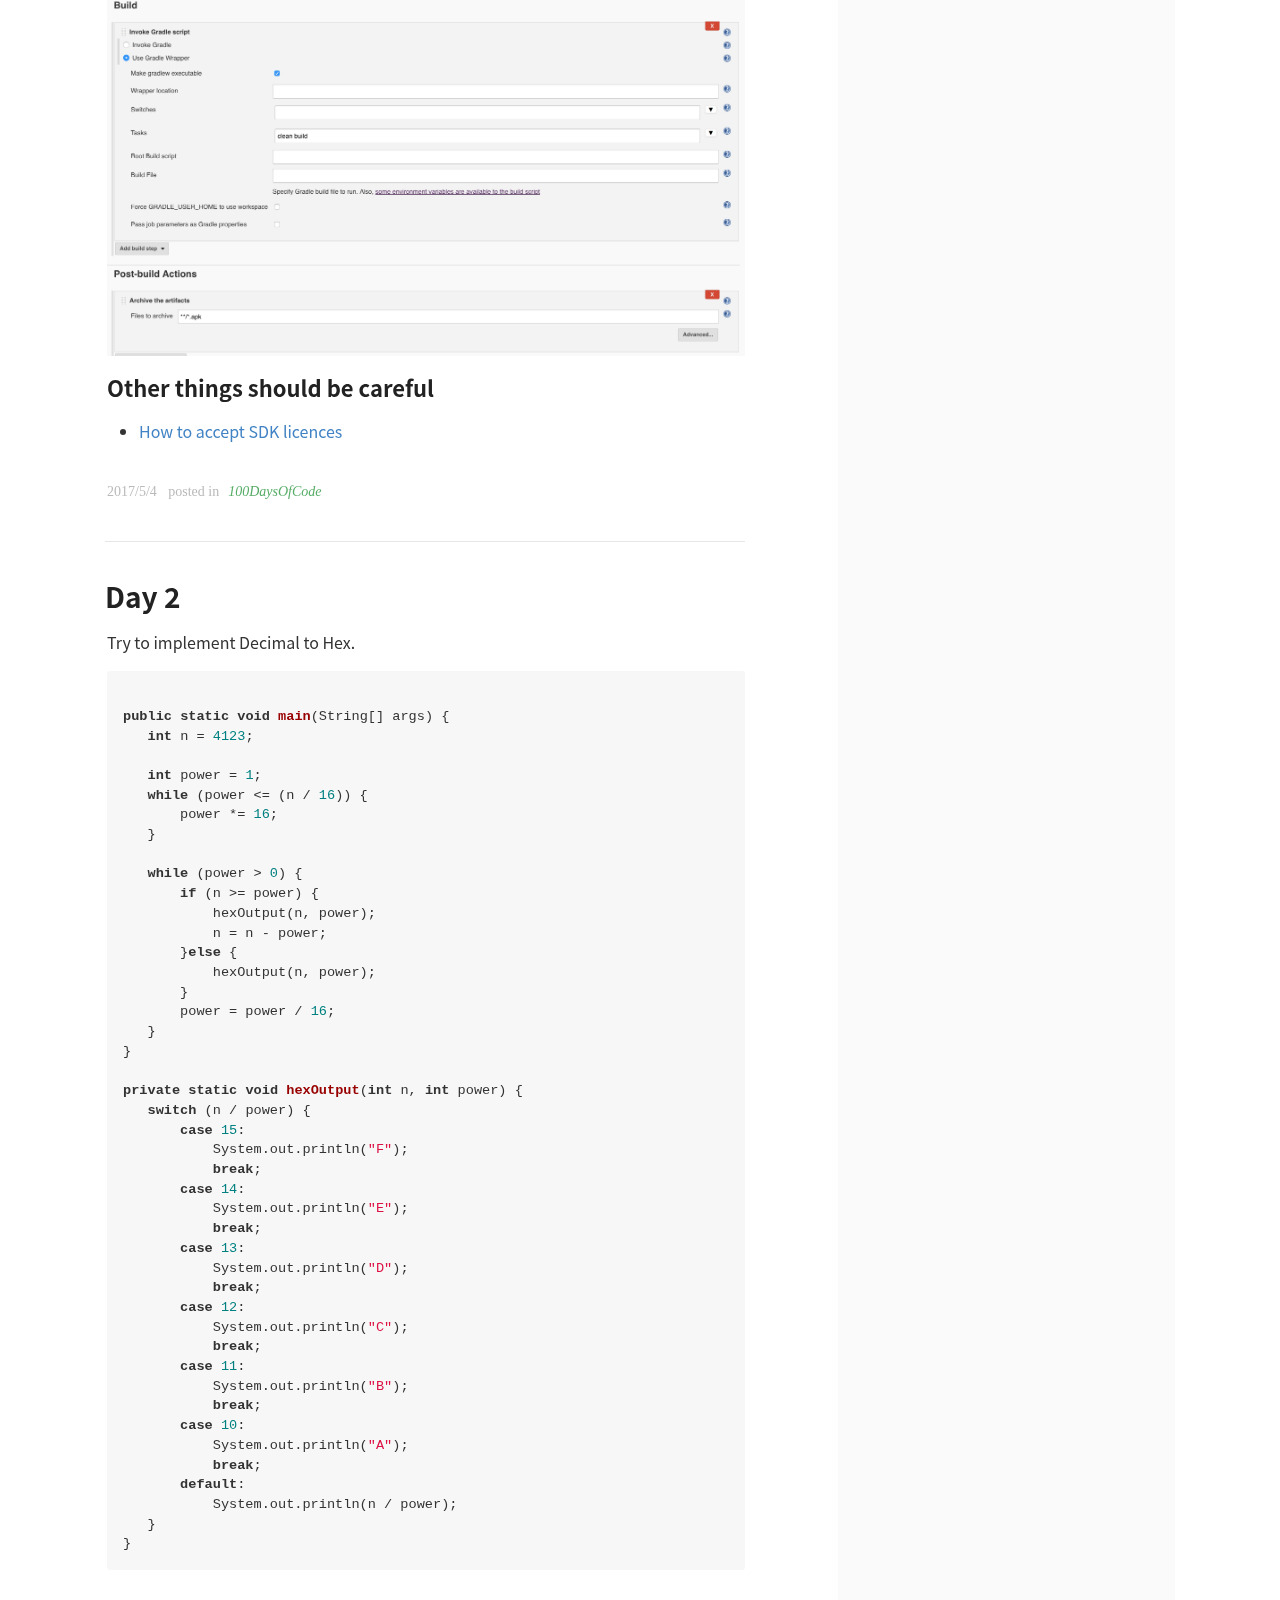
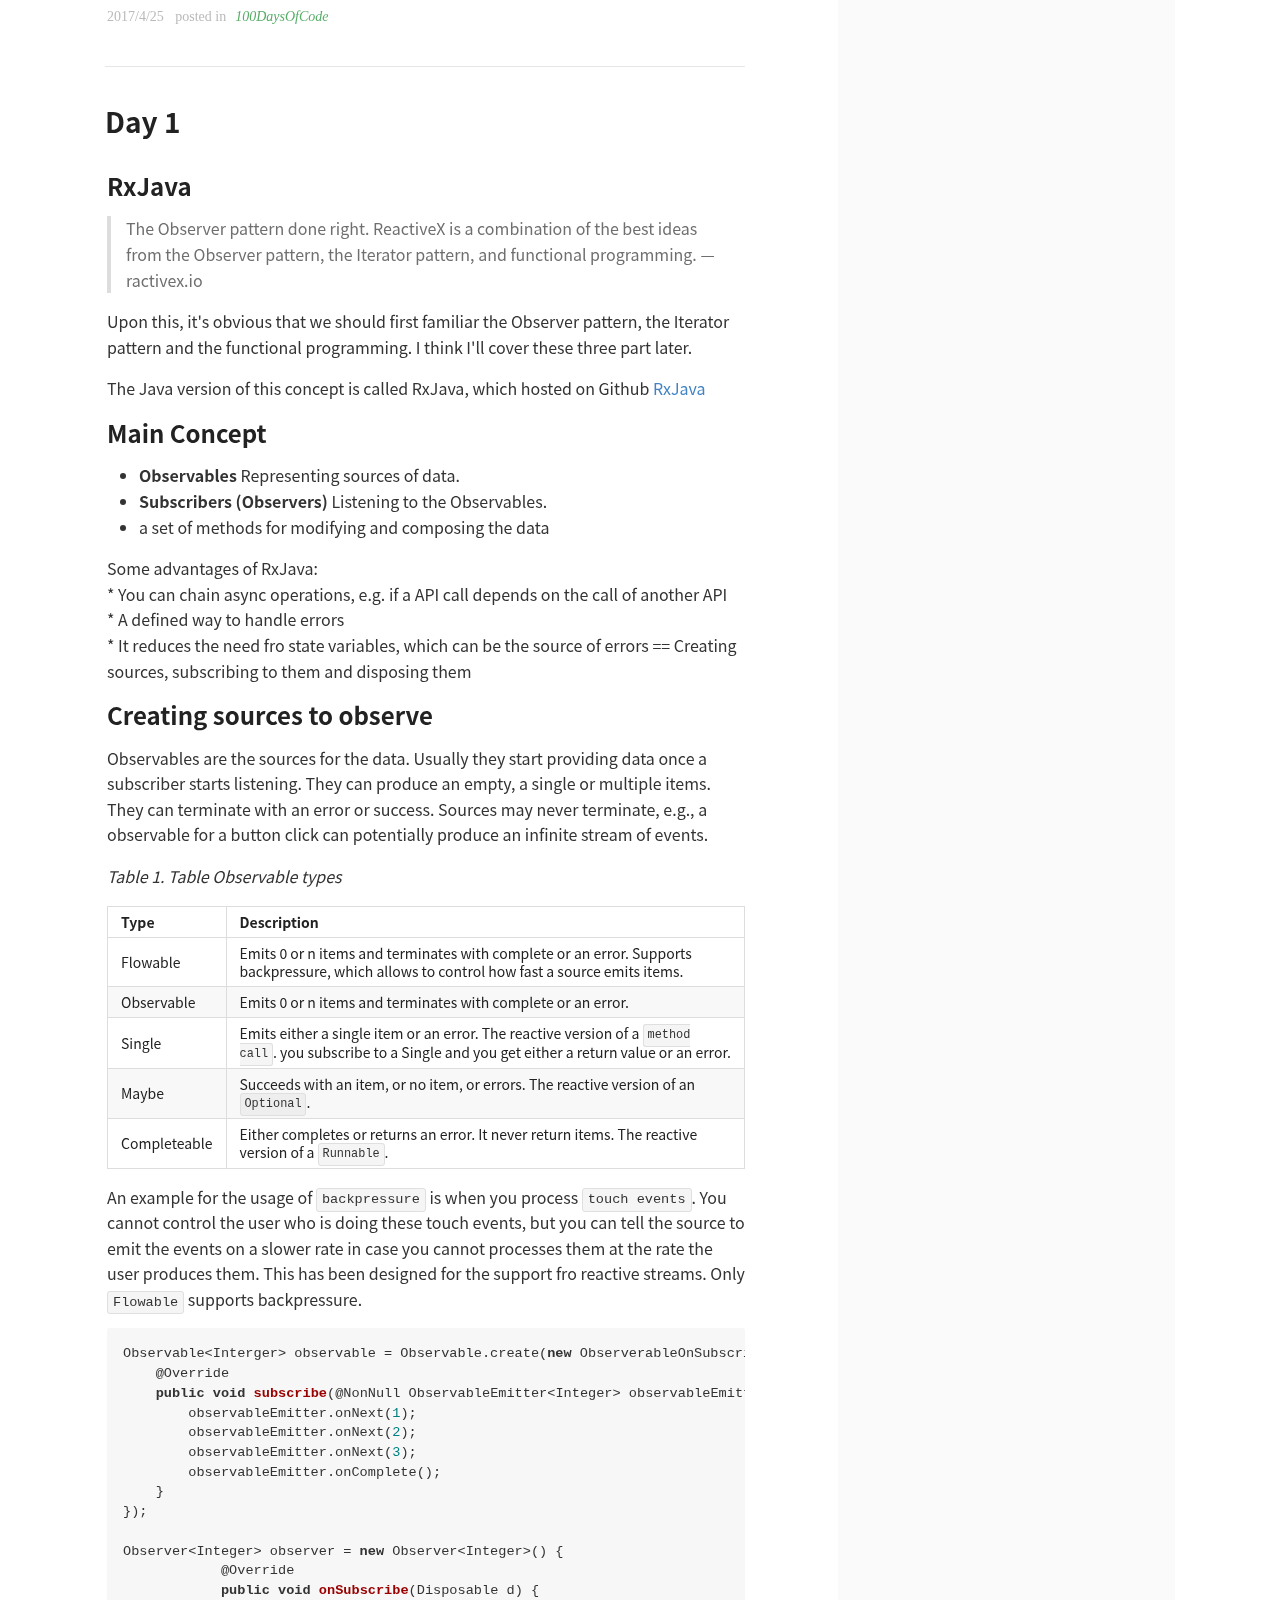
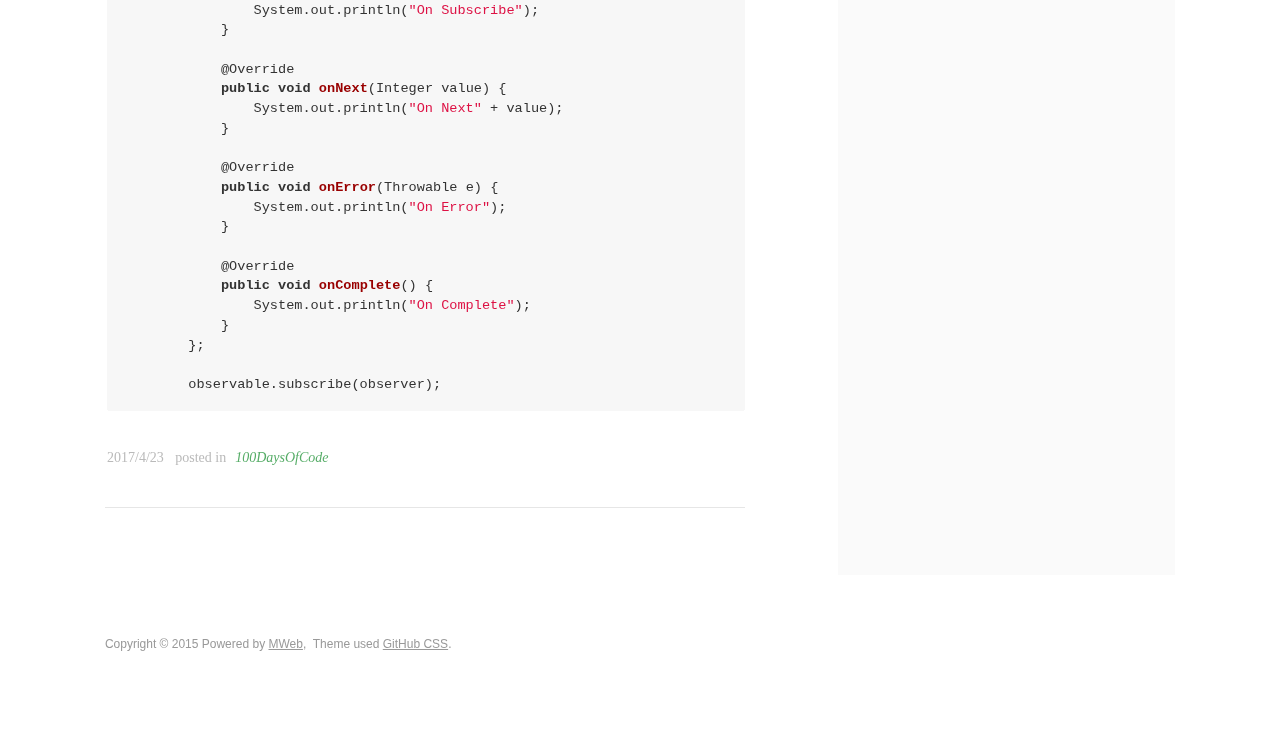
<file: 100DaysOfCode.html>
<!doctype html>
<html class="no-js" lang="en">
  <head>
    <meta charset="utf-8" />
    <meta name="viewport" content="width=device-width, initial-scale=1.0" />
    <title>
    
  100DaysOfCode - ilife
  
  </title>
  
  
  <link href="atom.xml" rel="alternate" title="ilife" type="application/atom+xml">
    <link rel="stylesheet" href="asset/css/foundation.min.css" />
    <link rel="stylesheet" href="asset/css/docs.css" />
    <script src="asset/js/vendor/modernizr.js"></script>
    <script src="asset/js/vendor/jquery.js"></script>
  <script src="asset/highlightjs/highlight.pack.js"></script>
  <link href="asset/highlightjs/styles/github.css" media="screen, projection" rel="stylesheet" type="text/css">
  <script>hljs.initHighlightingOnLoad();</script>
<script type="text/javascript">
  function before_search(){
    var searchVal = 'site:www.ilife.co ' + document.getElementById('search_input').value;
    document.getElementById('search_q').value = searchVal;
    return true;
  }
</script>
  </head>
  <body class="antialiased hide-extras">
    
    <div class="marketing off-canvas-wrap" data-offcanvas>
      <div class="inner-wrap">


<nav class="top-bar docs-bar hide-for-small" data-topbar>


  <section class="top-bar-section">
  <div class="row">
      <div style="position: relative;width:100%;"><div style="position: absolute; width:100%;">
        <ul id="main-menu" class="left">
        
        <li id=""><a target="self" href="index.html">Home</a></li>
        
        <li id=""><a target="_self" href="archives.html">Archives</a></li>
        
        </ul>

        <ul class="right" id="search-wrap">
          <li>
<form target="_blank" onsubmit="return before_search();" action="http://google.com/search" method="get">
    <input type="hidden" id="search_q" name="q" value="" />
    <input tabindex="1" type="search" id="search_input"  placeholder="Search"/>
</form>
</li>
          </ul>
      </div></div>
  </div>
  </section>

</nav>

        <nav class="tab-bar show-for-small">
  <a href="javascript:void(0)" class="left-off-canvas-toggle menu-icon">
    <span> &nbsp; ilife</span>
  </a>
</nav>

<aside class="left-off-canvas-menu">
      <ul class="off-canvas-list">
       
       <li><a href="index.html">HOME</a></li>
    <li><a href="archives.html">Archives</a></li>
    <li><a href="about.html">ABOUT</a></li>

    <li><label>Categories</label></li>

        
            <li><a href="100DaysOfCode.html">100DaysOfCode</a></li>
         

      </ul>
    </aside>

<a class="exit-off-canvas" href="#"></a>


        <section id="main-content" role="main" class="scroll-container">
        
       

 <script type="text/javascript">
	$(function(){
		$('#menu_item_index').addClass('is_active');
	});
</script>
<div class="row">
	<div class="large-8 medium-8 columns">
		<div class="markdown-body home-categories">
		
			<div class="article">
                <a class="clearlink" href="14942273079219.html">
                
                  <h1>Day 5</h1>
                  <div class="a-content">
                      
                      <div class="a-content-text">
                        
                        	<p>From today I wanna focus on play with data. And I choose python. </p>

<p><img src="media/14942273079219/14944015699868.png" alt=""/></p>

<p><a href="http://www.python-course.eu/numpy.php">image from python-course.eu</a><br/>
As the image shows, I choose to learn Numpy, Matplotlib and Pandas first. Then the Scipy.</p>

<p><strong>Numpy</strong>  Numpy is the core library for scientific computing in Python</p>

<p><strong>Pandas</strong> Based on Numpy, the key object is Series, DataFrame.</p>

<p><strong>Matplotlib</strong> For data visualization.</p>

<p><strong>Scipy</strong> Numpy provides a high-performance multidimensional array and basic tools to compute with and manipulate these arrays. SciPy builds on this, and provides a large number of functions that operate on numpy arrays and are useful for different types of scientific and engineering applications.</p>

<p>Great reference website <a href="https://docs.scipy.org/">scipy.org</a><br/>
<em>PS: try to dive into a real project, play and manipulate stock data.</em></p>

                        
                      </div>
                  </div>
                </a>
                <div class="read-more clearfix">
                  <div class="more-left left">
                  
                    <span class="date">2017/5/8</span>
                    <span>posted in&nbsp;</span> 
          				  
          					    <span class="posted-in"><a href='100DaysOfCode.html'>100DaysOfCode</a></span>
          				   
                  </div>
                  <div class="more-right right">
                  <span class="comments">
                      

                       
                  </span>
                  </div>
                </div>
              </div><!-- article -->
        
			<div class="article">
                <a class="clearlink" href="14939091658025.html">
                
                  <h1>Day 4</h1>
                  <div class="a-content">
                      
                      <div class="a-content-text">
                        
                        	<h2 id="toc_0">Learning play with Ubuntu server(16.04)</h2>

<p>Now I decide to deploy two website on my Ubuntu server. So first I should configure the apache2 to make it happens.</p>

<h3 id="toc_1">Configure apache2</h3>

<p>Useful command</p>

<pre><code class="language-shell"># check apache setting 
apache2ctl configtest
# start restart stop apache server
service apache2 start | restart | stop
</code></pre>

<p>Apache2 conf</p>

<pre><code class="language-shell">&lt;VirtualHost *:80&gt;
    ServerAdmin ***@***.com
    ServerName ***.com
    ServerAlias www.***.com
    DocumentRoot /var/www/***
    ErrorLog ${APACHE_LOG_DIR}/error.log
&lt;/VirtualHost&gt;
</code></pre>

<h3 id="toc_2">Install &amp; Congifuring MySQL</h3>

<p><a href="https://www.digitalocean.com/community/tutorials/how-to-install-mysql-on-ubuntu-16-04">Ref</a></p>

<p><strong>Install script</strong></p>

<pre><code class="language-shell">sudo apt-get update
sudo apt-get install mysql-server
</code></pre>

<p><strong>Configuring MySQL</strong></p>

<pre><code class="language-shell">sudo mysql_secure_installation
</code></pre>

<p><strong>Enable Remote Access</strong></p>

<pre><code class="language-shell">vim /etc/mysql/mysql.conf.d/mysqld.cnf
# comment the following line
# bind-address          = 127.0.0.1 
# Save the file. 
# restart service
service mysql restart
</code></pre>

<p><strong>Other Useful command</strong></p>

<pre><code class="language-shell"># login
mysql -u root -p
# test 
systemctl status mysql.service
mysqladmin -p -u root version
# see port state
netstat -an | grep 3306
</code></pre>

                        
                      </div>
                  </div>
                </a>
                <div class="read-more clearfix">
                  <div class="more-left left">
                  
                    <span class="date">2017/5/4</span>
                    <span>posted in&nbsp;</span> 
          				  
          					    <span class="posted-in"><a href='100DaysOfCode.html'>100DaysOfCode</a></span>
          				   
                  </div>
                  <div class="more-right right">
                  <span class="comments">
                      

                       
                  </span>
                  </div>
                </div>
              </div><!-- article -->
        
			<div class="article">
                <a class="clearlink" href="14938636429090.html">
                
                  <h1>Day 3</h1>
                  <div class="a-content">
                      
                      <div class="a-content-text">
                        
                        	<h2 id="toc_0">Android with Jenkins</h2>

<p>Trying to develop project using CI just cause I think it&#39;s a better way to maintain or tracking project progress.</p>

<h3 id="toc_1">Instal Jenkins</h3>

<p>Just follow the official documentations.</p>

<h3 id="toc_2">Prepare Android Build Environment</h3>

<p><a href="https://www.digitalocean.com/community/tutorials/how-to-build-android-apps-with-jenkins">Ref</a></p>

<pre><code class="language-shell">cd /opt
# Download SDK tools
wget https://dl.google.com/android/repository/sdk-tools-linux-3859397.zip
# Uncompress it
unzip sdk-tools-linux-3859397.zip
# delete it
rm -rf sdk-tools-linux-3859397.zip
# goto tools folder
cd tools
# List installed and available packages
./sdkmanager --list
# Install packages
./sdkmanager &quot;platforms;android-25&quot;
./sdkmanager &quot;build-tools;25.0.2&quot;
# move platforms tools build-tools to one folder
mv platforms android-sdk 
mv tools android-sdk 
mv build-tools android-sdk 
# give Jenkins permission to reach android-sdk
chmod -R 777 /opt/android-sdk
# Set environment variables
vim /etc/profile.d/android.sh
# In vim editor input following text
# export ANDROID_HOME=&quot;/opt/android-sdk&quot;
# export PATH=&quot;$ANDROID_HOME/tools:$ANDROID_HOME/tools/bin:$ANDROID_HOME/platform-tools:$PATH&quot;
# then save
# Reload and activate the variables
source /etc/profile
</code></pre>

<h4 id="toc_3">Configuring the JDK</h4>

<p><em>Manage Jenkins</em> -&gt; <em>Global Tool Configuration</em><br/>
<img src="media/14938636429090/14938889651545.jpg" alt=""/></p>

<h4 id="toc_4">Configuring the Android SDK</h4>

<p>To build your project, the Android SDK will need a few packages. First, update the SDK itself(a few licenses will need to be accepted):</p>

<pre><code class="language-shell"># Now android has been deprecated, should use sdkmanager/avdmanager instead.
android update sdk --no-ui
</code></pre>

<p>This will install : </p>

<pre><code>  emulator             | 26.0.0  | Android Emulator               | emulator/
  patcher;v4           | 1       | SDK Patch Applier v4           | patcher/v4/
  platform-tools       | 25.0.5  | Android SDK Platform-Tools     | platform-tools/
</code></pre>

<h4 id="toc_5">Configure Gradle plugin</h4>

<p><a href="https://wiki.jenkins-ci.org/display/JENKINS/Gradle+Plugin">Ref</a><br/>
<em>Must configure this, or you may get a &#39;Cannot run program “gradle” in Jenkins&#39; error</em><br/>
In the ** Global Tool Configuration.** <br/>
<img src="media/14938636429090/14938764037563.jpg" alt=""/></p>

<p>Or can manually download and configure it. <br/>
<img src="media/14938636429090/14938816607621.jpg" alt=""/></p>

<h3 id="toc_6">Jenkins Item setting</h3>

<p>Using wrapper. The <code>**/*.apk</code> part make sure we can get the build result.</p>

<p><img src="media/14938636429090/14938891045380.jpg" alt=""/></p>

<h3 id="toc_7">Other things should be careful</h3>

<ul>
<li><a href="http://stackoverflow.com/questions/38096225/automatically-accept-all-sdk-licences/38381577">How to accept SDK licences</a></li>
</ul>

                        
                      </div>
                  </div>
                </a>
                <div class="read-more clearfix">
                  <div class="more-left left">
                  
                    <span class="date">2017/5/4</span>
                    <span>posted in&nbsp;</span> 
          				  
          					    <span class="posted-in"><a href='100DaysOfCode.html'>100DaysOfCode</a></span>
          				   
                  </div>
                  <div class="more-right right">
                  <span class="comments">
                      

                       
                  </span>
                  </div>
                </div>
              </div><!-- article -->
        
			<div class="article">
                <a class="clearlink" href="14931140045313.html">
                
                  <h1>Day 2</h1>
                  <div class="a-content">
                      
                      <div class="a-content-text">
                        
                        	<p>Try to implement Decimal to Hex.</p>

<pre><code class="language-java">
public static void main(String[] args) {
   int n = 4123;

   int power = 1;
   while (power &lt;= (n / 16)) {
       power *= 16;
   }

   while (power &gt; 0) {
       if (n &gt;= power) {
           hexOutput(n, power);
           n = n - power;
       }else {
           hexOutput(n, power);
       }
       power = power / 16;
   }
}

private static void hexOutput(int n, int power) {
   switch (n / power) {
       case 15:
           System.out.println(&quot;F&quot;);
           break;
       case 14:
           System.out.println(&quot;E&quot;);
           break;
       case 13:
           System.out.println(&quot;D&quot;);
           break;
       case 12:
           System.out.println(&quot;C&quot;);
           break;
       case 11:
           System.out.println(&quot;B&quot;);
           break;
       case 10:
           System.out.println(&quot;A&quot;);
           break;
       default:
           System.out.println(n / power);
   }
}
</code></pre>

                        
                      </div>
                  </div>
                </a>
                <div class="read-more clearfix">
                  <div class="more-left left">
                  
                    <span class="date">2017/4/25</span>
                    <span>posted in&nbsp;</span> 
          				  
          					    <span class="posted-in"><a href='100DaysOfCode.html'>100DaysOfCode</a></span>
          				   
                  </div>
                  <div class="more-right right">
                  <span class="comments">
                      

                       
                  </span>
                  </div>
                </div>
              </div><!-- article -->
        
			<div class="article">
                <a class="clearlink" href="14929392382338.html">
                
                  <h1>Day 1</h1>
                  <div class="a-content">
                      
                      <div class="a-content-text">
                        
                        	<h2 id="toc_0">RxJava</h2>

<blockquote>
<p>The Observer pattern done right. ReactiveX is a combination of the best ideas from the Observer pattern, the Iterator pattern, and functional programming.      — ractivex.io</p>
</blockquote>

<p>Upon  this, it&#39;s obvious that we should first familiar the Observer pattern, the Iterator pattern and the functional programming. I think I&#39;ll cover these three part later. </p>

<p>The Java version of this concept is called RxJava, which hosted on Github <a href="https://github.com/ReactiveX/RxJava">RxJava</a></p>

<h2 id="toc_1">Main Concept</h2>

<ul>
<li><strong>Observables</strong> Representing sources of data. </li>
<li><strong>Subscribers (Observers)</strong> Listening to the Observables. </li>
<li>a set of methods for modifying and composing the data</li>
</ul>

<p>Some advantages of RxJava:<br/>
* You can chain async operations, e.g. if a API call depends on the call of another API<br/>
* A defined way to handle errors<br/>
* It reduces the need fro state variables, which can be the source of errors == Creating sources, subscribing to them and disposing them</p>

<h2 id="toc_2">Creating sources to observe</h2>

<p>Observables are the sources for the data. Usually they start providing data once a subscriber starts listening. They can produce an empty, a single or multiple items. They can terminate with an error or success. Sources may never terminate, e.g., a observable for a button click can potentially produce an infinite stream of events. </p>

<p><em>Table 1. Table Observable types</em></p>

<table>
<thead>
<tr>
<th>Type</th>
<th>Description</th>
</tr>
</thead>

<tbody>
<tr>
<td>Flowable<T></td>
<td>Emits 0 or n items and terminates with complete or an error. Supports backpressure, which allows to control how fast a source emits items.</td>
</tr>
<tr>
<td>Observable<T></td>
<td>Emits 0 or n items and terminates with complete or an error.</td>
</tr>
<tr>
<td>Single<T></td>
<td>Emits either a single item or an error. The reactive version of a <code>method call</code>. you subscribe to a Single and you get either a return value or an error.</td>
</tr>
<tr>
<td>Maybe<T></td>
<td>Succeeds with an item, or no item, or errors. The reactive version of an <code>Optional</code>.</td>
</tr>
<tr>
<td>Completeable</td>
<td>Either completes or returns an error. It never return items. The reactive version of a <code>Runnable</code>.</td>
</tr>
</tbody>
</table>

<p>An example for the usage of <code>backpressure</code> is when you process <code>touch events</code>. You cannot control the user who is doing these touch events, but you can tell the source to emit the events on a slower rate in case you cannot processes them at the rate the user produces them. This has been designed for the support fro reactive streams. Only <code>Flowable</code> supports backpressure.</p>

<pre><code class="language-java">Observable&lt;Interger&gt; observable = Observable.create(new ObserverableOnSubscribe&lt;Integer&gt;(){
    @Override
    public void subscribe(@NonNull ObservableEmitter&lt;Integer&gt; observableEmitter) throws Exception {
        observableEmitter.onNext(1);
        observableEmitter.onNext(2);
        observableEmitter.onNext(3);
        observableEmitter.onComplete();
    }
});

Observer&lt;Integer&gt; observer = new Observer&lt;Integer&gt;() {
            @Override
            public void onSubscribe(Disposable d) {
                System.out.println(&quot;On Subscribe&quot;);
            }

            @Override
            public void onNext(Integer value) {
                System.out.println(&quot;On Next&quot; + value);
            }

            @Override
            public void onError(Throwable e) {
                System.out.println(&quot;On Error&quot;);
            }

            @Override
            public void onComplete() {
                System.out.println(&quot;On Complete&quot;);
            }
        };

        observable.subscribe(observer);
</code></pre>

                        
                      </div>
                  </div>
                </a>
                <div class="read-more clearfix">
                  <div class="more-left left">
                  
                    <span class="date">2017/4/23</span>
                    <span>posted in&nbsp;</span> 
          				  
          					    <span class="posted-in"><a href='100DaysOfCode.html'>100DaysOfCode</a></span>
          				   
                  </div>
                  <div class="more-right right">
                  <span class="comments">
                      

                       
                  </span>
                  </div>
                </div>
              </div><!-- article -->
        
              


			<div class="row">
			  <div class="large-6 columns">
			  <p class="text-left" style="padding-top:25px;">
			   
			  </p>
			  </div>
			  <div class="large-6 columns">
			<p class="text-right" style="padding-top:25px;">
			
			</p>
			  </div>
			</div>
		</div>
	</div><!-- large 8 -->

 <div class="large-4 medium-4 columns">
  <div class="hide-for-small">
    <div id="sidebar" class="sidebar">
          <div id="site-info" class="site-info">
            
                <h1>ilife</h1>
                <div class="site-des"></div>
                <div class="social">











  <a target="_blank" class="rss" href="atom.xml" title="RSS">RSS</a>
                
              	 </div>
          	</div>

             

              <div id="site-categories" class="side-item ">
                <div class="side-header">
                  <h2>Categories</h2>
                </div>
                <div class="side-content">

      	<p class="cat-list">
        
            <a href="100DaysOfCode.html"><strong>100DaysOfCode</strong></a>
         
        </p>


                </div>
              </div>

              <div id="site-categories" class="side-item">
                <div class="side-header">
                  <h2>Recent Posts</h2>
                </div>
                <div class="side-content">
                <ul class="posts-list">
	      
		      
			      <li class="post">
			        <a href="14942273079219.html">Day 5</a>
			      </li>
		     
		  
		      
			      <li class="post">
			        <a href="14939091658025.html">Day 4</a>
			      </li>
		     
		  
		      
			      <li class="post">
			        <a href="14938636429090.html">Day 3</a>
			      </li>
		     
		  
		      
			      <li class="post">
			        <a href="14931140045313.html">Day 2</a>
			      </li>
		     
		  
		      
			      <li class="post">
			        <a href="14929392382338.html">Day 1</a>
			      </li>
		     
		   
		  		</ul>
                </div>
              </div>
        </div><!-- sidebar -->
      </div><!-- hide for small -->
</div><!-- large 4 -->

</div><!-- row -->

 <div class="page-bottom clearfix">
  <div class="row">
   <p class="copyright">Copyright &copy; 2015
Powered by <a target="_blank" href="http://www.mweb.im">MWeb</a>,&nbsp; 
Theme used <a target="_blank" href="http://github.com">GitHub CSS</a>.</p>
  </div>
</div>

        </section>
      </div>
    </div>

  
    

    <script src="asset/js/foundation.min.js"></script>
    <script>
      $(document).foundation();
      function fixSidebarHeight(){
        var w1 = $('.markdown-body').height();
          var w2 = $('#sidebar').height();
          if (w1 > w2) { $('#sidebar').height(w1); };
      }
      $(function(){
        fixSidebarHeight();
      })
      $(window).load(function(){
          fixSidebarHeight();
      });
     
    </script>

    



  </body>
</html>
</file>
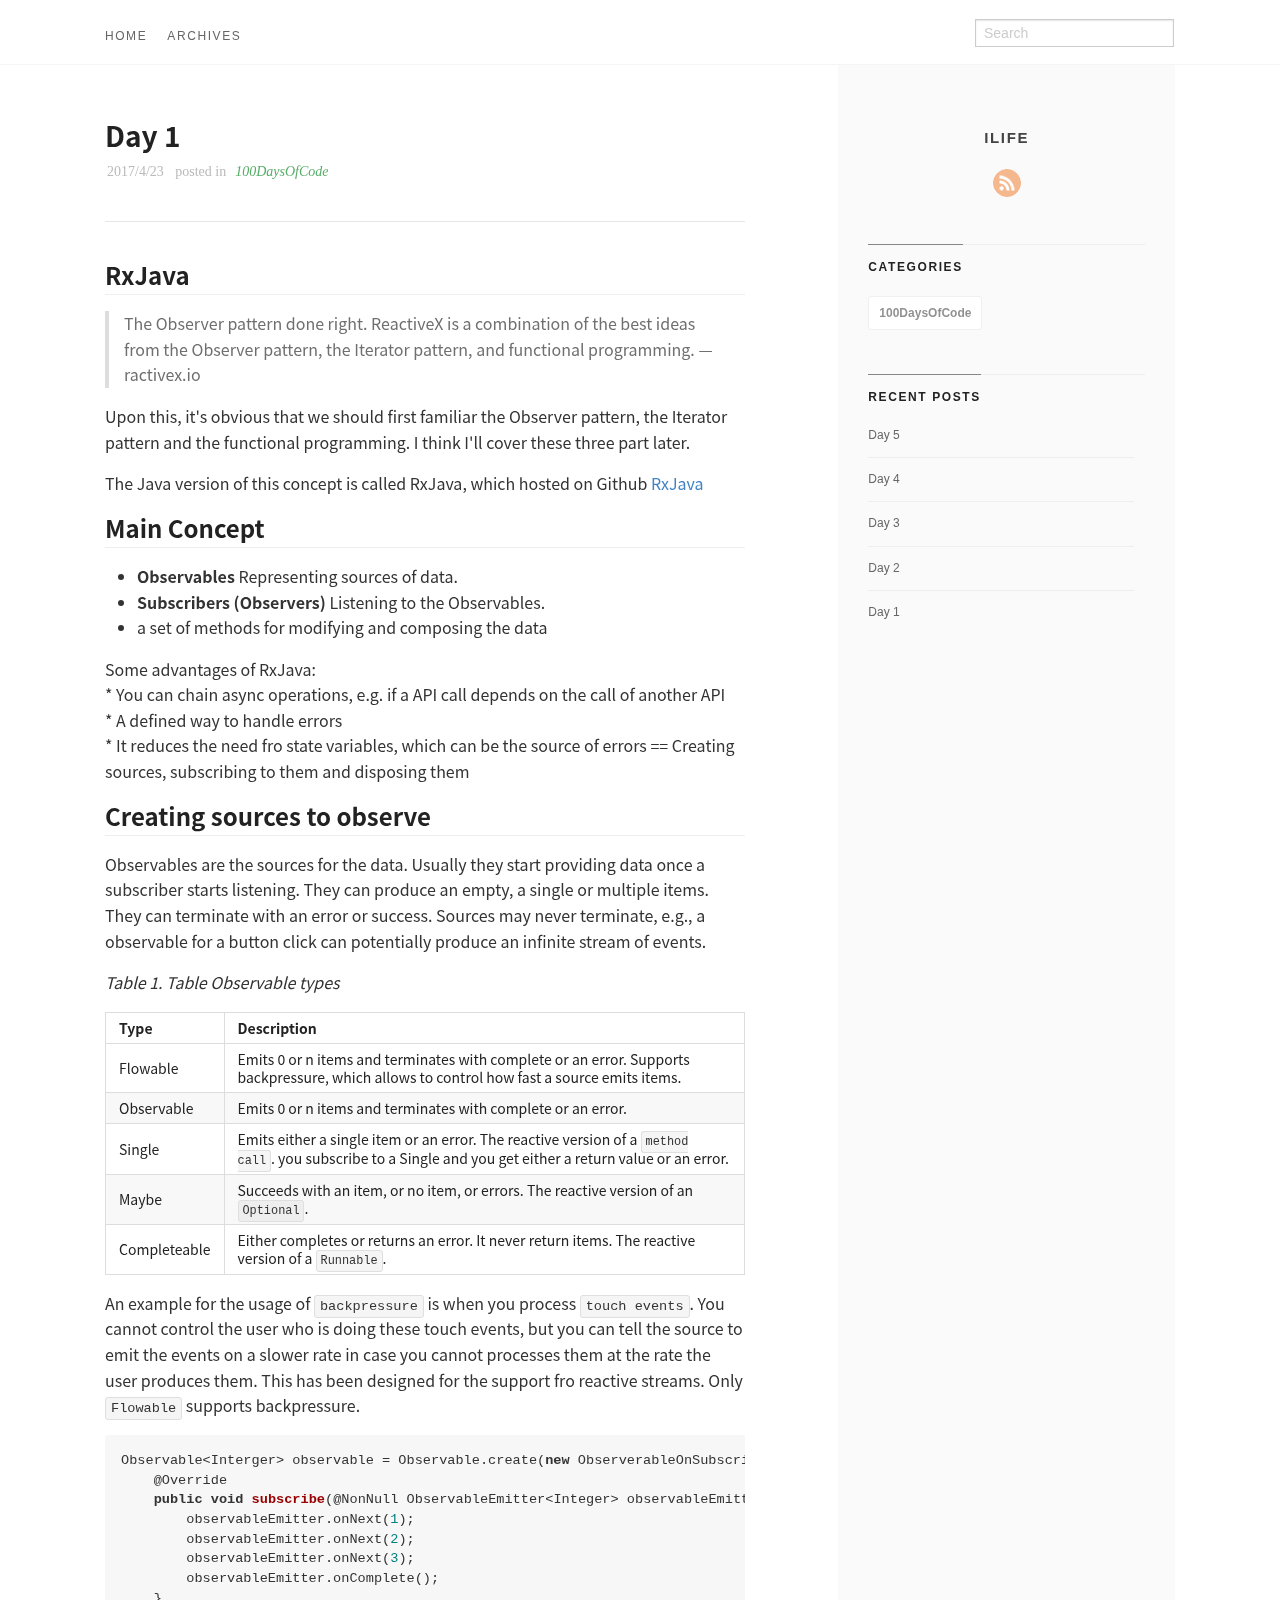
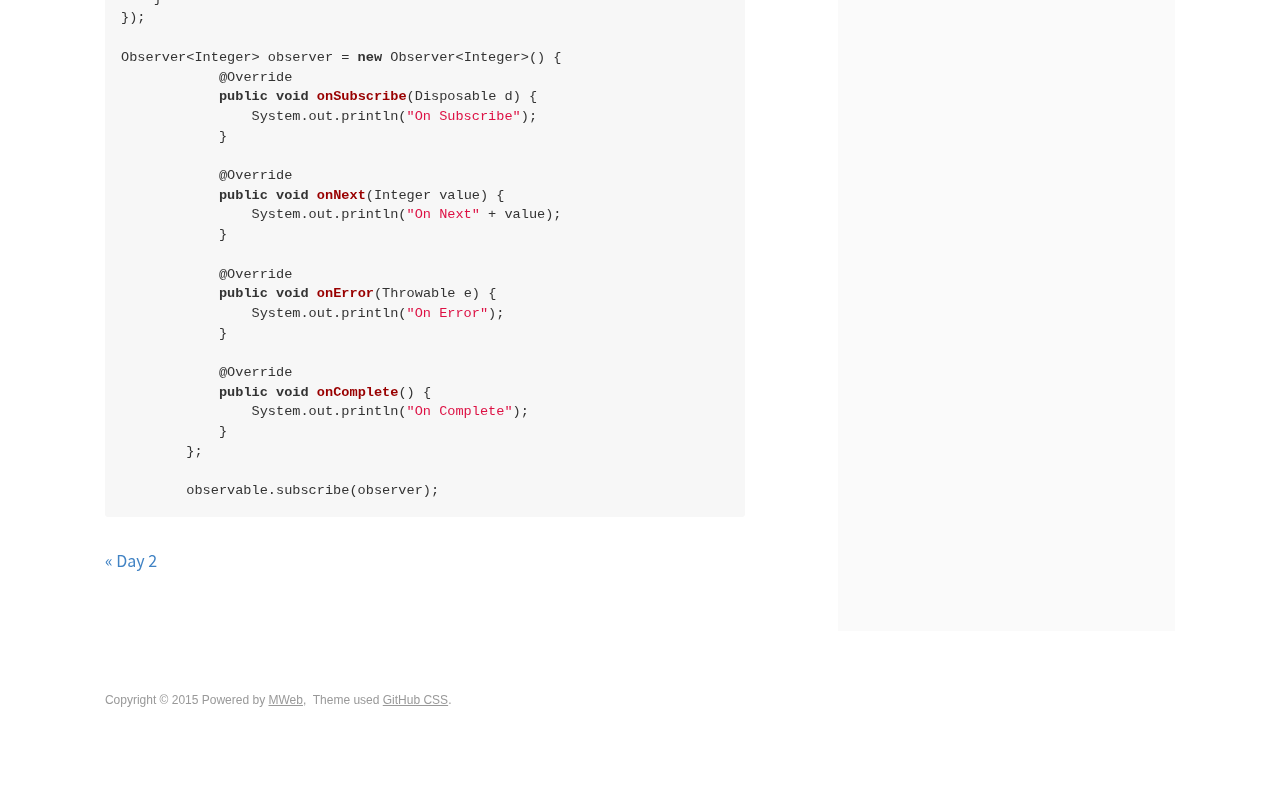
<file: 14929392382338.html>
<!doctype html>
<html class="no-js" lang="en">
  <head>
    <meta charset="utf-8" />
    <meta name="viewport" content="width=device-width, initial-scale=1.0" />
    <title>
    
  Day 1 - ilife
  
  </title>
  
  
  <link href="atom.xml" rel="alternate" title="ilife" type="application/atom+xml">
    <link rel="stylesheet" href="asset/css/foundation.min.css" />
    <link rel="stylesheet" href="asset/css/docs.css" />
    <script src="asset/js/vendor/modernizr.js"></script>
    <script src="asset/js/vendor/jquery.js"></script>
  <script src="asset/highlightjs/highlight.pack.js"></script>
  <link href="asset/highlightjs/styles/github.css" media="screen, projection" rel="stylesheet" type="text/css">
  <script>hljs.initHighlightingOnLoad();</script>
<script type="text/javascript">
  function before_search(){
    var searchVal = 'site:www.ilife.co ' + document.getElementById('search_input').value;
    document.getElementById('search_q').value = searchVal;
    return true;
  }
</script>
  </head>
  <body class="antialiased hide-extras">
    
    <div class="marketing off-canvas-wrap" data-offcanvas>
      <div class="inner-wrap">


<nav class="top-bar docs-bar hide-for-small" data-topbar>


  <section class="top-bar-section">
  <div class="row">
      <div style="position: relative;width:100%;"><div style="position: absolute; width:100%;">
        <ul id="main-menu" class="left">
        
        <li id=""><a target="self" href="index.html">Home</a></li>
        
        <li id=""><a target="_self" href="archives.html">Archives</a></li>
        
        </ul>

        <ul class="right" id="search-wrap">
          <li>
<form target="_blank" onsubmit="return before_search();" action="http://google.com/search" method="get">
    <input type="hidden" id="search_q" name="q" value="" />
    <input tabindex="1" type="search" id="search_input"  placeholder="Search"/>
</form>
</li>
          </ul>
      </div></div>
  </div>
  </section>

</nav>

        <nav class="tab-bar show-for-small">
  <a href="javascript:void(0)" class="left-off-canvas-toggle menu-icon">
    <span> &nbsp; ilife</span>
  </a>
</nav>

<aside class="left-off-canvas-menu">
      <ul class="off-canvas-list">
       
       <li><a href="index.html">HOME</a></li>
    <li><a href="archives.html">Archives</a></li>
    <li><a href="about.html">ABOUT</a></li>

    <li><label>Categories</label></li>

        
            <li><a href="100DaysOfCode.html">100DaysOfCode</a></li>
         

      </ul>
    </aside>

<a class="exit-off-canvas" href="#"></a>


        <section id="main-content" role="main" class="scroll-container">
        
       

 <script type="text/javascript">
  $(function(){
    $('#menu_item_index').addClass('is_active');
  });
</script>
<div class="row">
  <div class="large-8 medium-8 columns">
      <div class="markdown-body article-wrap">
       <div class="article">
          
          <h1>Day 1</h1>
     
        <div class="read-more clearfix">
          <span class="date">2017/4/23</span>

          <span>posted in&nbsp;</span> 
          
              <span class="posted-in"><a href='100DaysOfCode.html'>100DaysOfCode</a></span>
           
         
          <span class="comments">
            

            
          </span>

        </div>
      </div><!-- article -->

      <div class="article-content">
      <h2 id="toc_0">RxJava</h2>

<blockquote>
<p>The Observer pattern done right. ReactiveX is a combination of the best ideas from the Observer pattern, the Iterator pattern, and functional programming.      — ractivex.io</p>
</blockquote>

<p>Upon  this, it&#39;s obvious that we should first familiar the Observer pattern, the Iterator pattern and the functional programming. I think I&#39;ll cover these three part later. </p>

<p>The Java version of this concept is called RxJava, which hosted on Github <a href="https://github.com/ReactiveX/RxJava">RxJava</a></p>

<h2 id="toc_1">Main Concept</h2>

<ul>
<li><strong>Observables</strong> Representing sources of data. </li>
<li><strong>Subscribers (Observers)</strong> Listening to the Observables. </li>
<li>a set of methods for modifying and composing the data</li>
</ul>

<p>Some advantages of RxJava:<br/>
* You can chain async operations, e.g. if a API call depends on the call of another API<br/>
* A defined way to handle errors<br/>
* It reduces the need fro state variables, which can be the source of errors == Creating sources, subscribing to them and disposing them</p>

<h2 id="toc_2">Creating sources to observe</h2>

<p>Observables are the sources for the data. Usually they start providing data once a subscriber starts listening. They can produce an empty, a single or multiple items. They can terminate with an error or success. Sources may never terminate, e.g., a observable for a button click can potentially produce an infinite stream of events. </p>

<p><em>Table 1. Table Observable types</em></p>

<table>
<thead>
<tr>
<th>Type</th>
<th>Description</th>
</tr>
</thead>

<tbody>
<tr>
<td>Flowable<T></td>
<td>Emits 0 or n items and terminates with complete or an error. Supports backpressure, which allows to control how fast a source emits items.</td>
</tr>
<tr>
<td>Observable<T></td>
<td>Emits 0 or n items and terminates with complete or an error.</td>
</tr>
<tr>
<td>Single<T></td>
<td>Emits either a single item or an error. The reactive version of a <code>method call</code>. you subscribe to a Single and you get either a return value or an error.</td>
</tr>
<tr>
<td>Maybe<T></td>
<td>Succeeds with an item, or no item, or errors. The reactive version of an <code>Optional</code>.</td>
</tr>
<tr>
<td>Completeable</td>
<td>Either completes or returns an error. It never return items. The reactive version of a <code>Runnable</code>.</td>
</tr>
</tbody>
</table>

<p>An example for the usage of <code>backpressure</code> is when you process <code>touch events</code>. You cannot control the user who is doing these touch events, but you can tell the source to emit the events on a slower rate in case you cannot processes them at the rate the user produces them. This has been designed for the support fro reactive streams. Only <code>Flowable</code> supports backpressure.</p>

<pre><code class="language-java">Observable&lt;Interger&gt; observable = Observable.create(new ObserverableOnSubscribe&lt;Integer&gt;(){
    @Override
    public void subscribe(@NonNull ObservableEmitter&lt;Integer&gt; observableEmitter) throws Exception {
        observableEmitter.onNext(1);
        observableEmitter.onNext(2);
        observableEmitter.onNext(3);
        observableEmitter.onComplete();
    }
});

Observer&lt;Integer&gt; observer = new Observer&lt;Integer&gt;() {
            @Override
            public void onSubscribe(Disposable d) {
                System.out.println(&quot;On Subscribe&quot;);
            }

            @Override
            public void onNext(Integer value) {
                System.out.println(&quot;On Next&quot; + value);
            }

            @Override
            public void onError(Throwable e) {
                System.out.println(&quot;On Error&quot;);
            }

            @Override
            public void onComplete() {
                System.out.println(&quot;On Complete&quot;);
            }
        };

        observable.subscribe(observer);
</code></pre>


    

      </div>

      <div class="row">
        <div class="large-6 columns">
        <p class="text-left" style="padding:15px 0px;">
      
          <a href="14931140045313.html" 
          title="Previous Post: Day 2">&laquo; Day 2</a>
      
        </p>
        </div>
        <div class="large-6 columns">
      <p class="text-right" style="padding:15px 0px;">
      
      </p>
        </div>
      </div>
      <div class="comments-wrap">
        <div class="share-comments">
          

          

          
        </div>
      </div>
    </div><!-- article-wrap -->
  </div><!-- large 8 -->




 <div class="large-4 medium-4 columns">
  <div class="hide-for-small">
    <div id="sidebar" class="sidebar">
          <div id="site-info" class="site-info">
            
                <h1>ilife</h1>
                <div class="site-des"></div>
                <div class="social">











  <a target="_blank" class="rss" href="atom.xml" title="RSS">RSS</a>
                
              	 </div>
          	</div>

             

              <div id="site-categories" class="side-item ">
                <div class="side-header">
                  <h2>Categories</h2>
                </div>
                <div class="side-content">

      	<p class="cat-list">
        
            <a href="100DaysOfCode.html"><strong>100DaysOfCode</strong></a>
         
        </p>


                </div>
              </div>

              <div id="site-categories" class="side-item">
                <div class="side-header">
                  <h2>Recent Posts</h2>
                </div>
                <div class="side-content">
                <ul class="posts-list">
	      
		      
			      <li class="post">
			        <a href="14942273079219.html">Day 5</a>
			      </li>
		     
		  
		      
			      <li class="post">
			        <a href="14939091658025.html">Day 4</a>
			      </li>
		     
		  
		      
			      <li class="post">
			        <a href="14938636429090.html">Day 3</a>
			      </li>
		     
		  
		      
			      <li class="post">
			        <a href="14931140045313.html">Day 2</a>
			      </li>
		     
		  
		      
			      <li class="post">
			        <a href="14929392382338.html">Day 1</a>
			      </li>
		     
		   
		  		</ul>
                </div>
              </div>
        </div><!-- sidebar -->
      </div><!-- hide for small -->
</div><!-- large 4 -->

</div><!-- row -->

 <div class="page-bottom clearfix">
  <div class="row">
   <p class="copyright">Copyright &copy; 2015
Powered by <a target="_blank" href="http://www.mweb.im">MWeb</a>,&nbsp; 
Theme used <a target="_blank" href="http://github.com">GitHub CSS</a>.</p>
  </div>
</div>

        </section>
      </div>
    </div>

  
    

    <script src="asset/js/foundation.min.js"></script>
    <script>
      $(document).foundation();
      function fixSidebarHeight(){
        var w1 = $('.markdown-body').height();
          var w2 = $('#sidebar').height();
          if (w1 > w2) { $('#sidebar').height(w1); };
      }
      $(function(){
        fixSidebarHeight();
      })
      $(window).load(function(){
          fixSidebarHeight();
      });
     
    </script>

    



  </body>
</html>
</file>
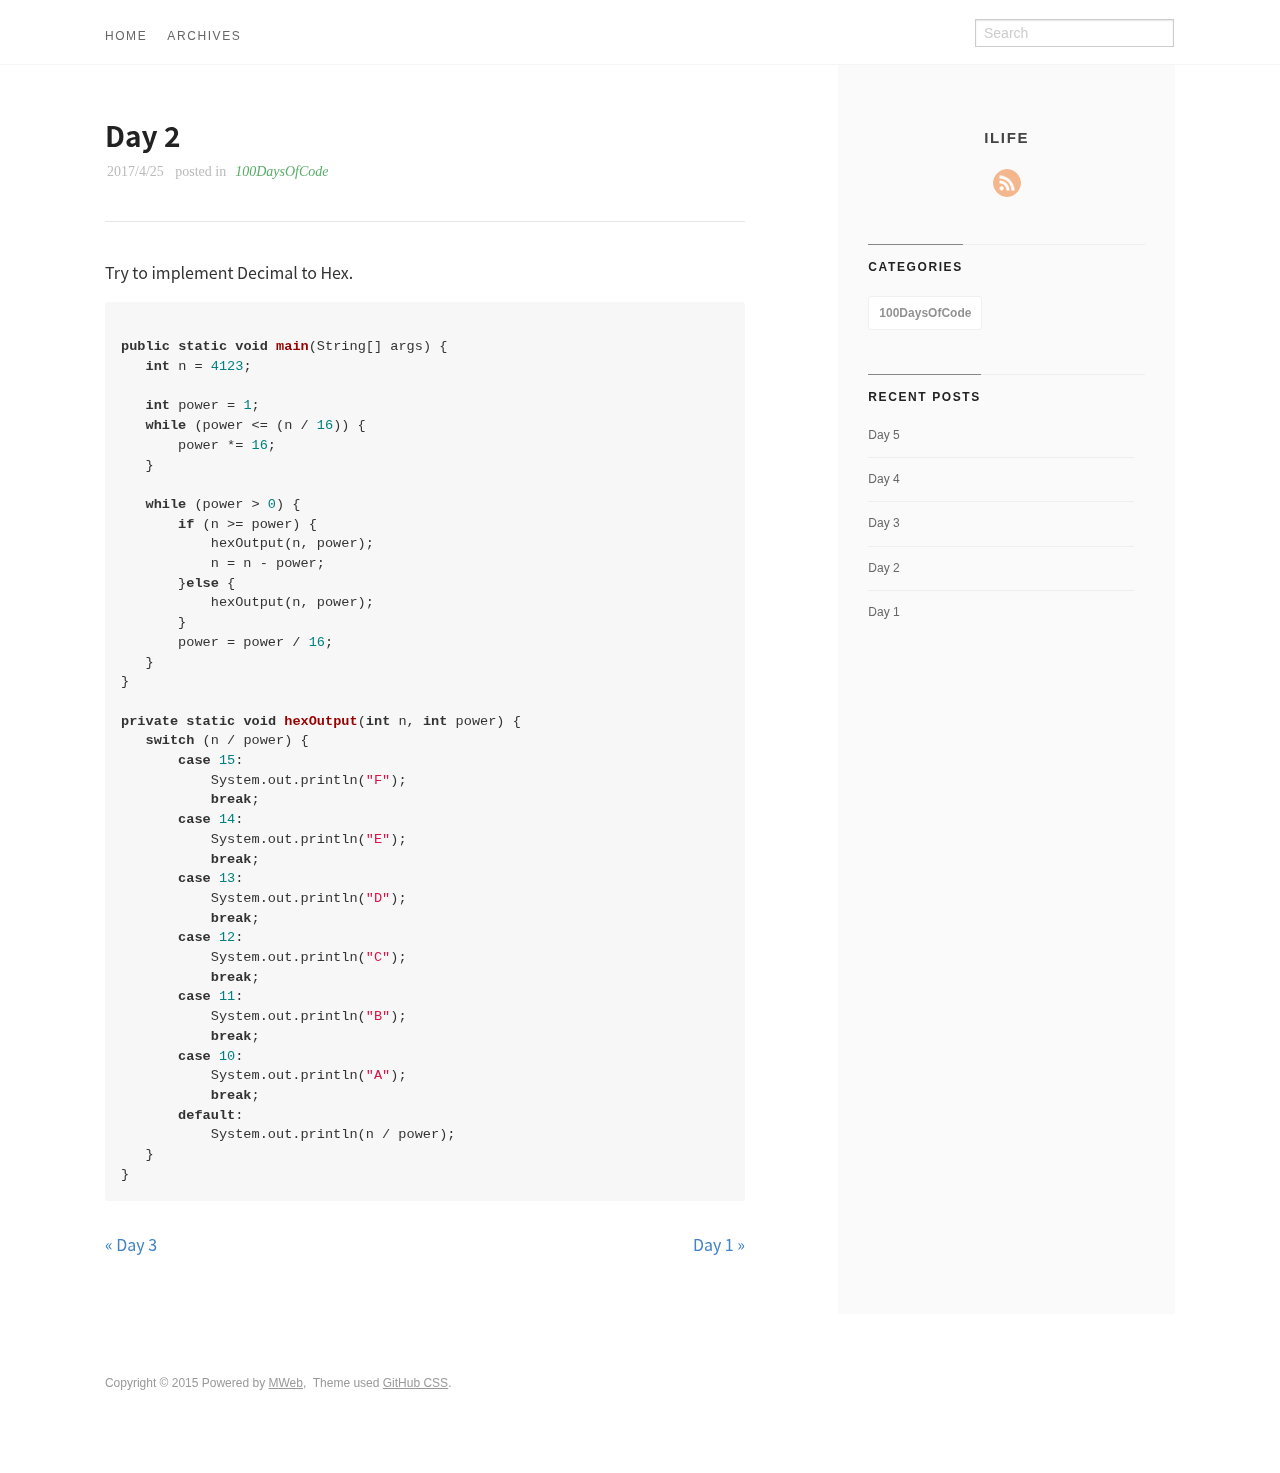
<file: 14931140045313.html>
<!doctype html>
<html class="no-js" lang="en">
  <head>
    <meta charset="utf-8" />
    <meta name="viewport" content="width=device-width, initial-scale=1.0" />
    <title>
    
  Day 2 - ilife
  
  </title>
  
  
  <link href="atom.xml" rel="alternate" title="ilife" type="application/atom+xml">
    <link rel="stylesheet" href="asset/css/foundation.min.css" />
    <link rel="stylesheet" href="asset/css/docs.css" />
    <script src="asset/js/vendor/modernizr.js"></script>
    <script src="asset/js/vendor/jquery.js"></script>
  <script src="asset/highlightjs/highlight.pack.js"></script>
  <link href="asset/highlightjs/styles/github.css" media="screen, projection" rel="stylesheet" type="text/css">
  <script>hljs.initHighlightingOnLoad();</script>
<script type="text/javascript">
  function before_search(){
    var searchVal = 'site:www.ilife.co ' + document.getElementById('search_input').value;
    document.getElementById('search_q').value = searchVal;
    return true;
  }
</script>
  </head>
  <body class="antialiased hide-extras">
    
    <div class="marketing off-canvas-wrap" data-offcanvas>
      <div class="inner-wrap">


<nav class="top-bar docs-bar hide-for-small" data-topbar>


  <section class="top-bar-section">
  <div class="row">
      <div style="position: relative;width:100%;"><div style="position: absolute; width:100%;">
        <ul id="main-menu" class="left">
        
        <li id=""><a target="self" href="index.html">Home</a></li>
        
        <li id=""><a target="_self" href="archives.html">Archives</a></li>
        
        </ul>

        <ul class="right" id="search-wrap">
          <li>
<form target="_blank" onsubmit="return before_search();" action="http://google.com/search" method="get">
    <input type="hidden" id="search_q" name="q" value="" />
    <input tabindex="1" type="search" id="search_input"  placeholder="Search"/>
</form>
</li>
          </ul>
      </div></div>
  </div>
  </section>

</nav>

        <nav class="tab-bar show-for-small">
  <a href="javascript:void(0)" class="left-off-canvas-toggle menu-icon">
    <span> &nbsp; ilife</span>
  </a>
</nav>

<aside class="left-off-canvas-menu">
      <ul class="off-canvas-list">
       
       <li><a href="index.html">HOME</a></li>
    <li><a href="archives.html">Archives</a></li>
    <li><a href="about.html">ABOUT</a></li>

    <li><label>Categories</label></li>

        
            <li><a href="100DaysOfCode.html">100DaysOfCode</a></li>
         

      </ul>
    </aside>

<a class="exit-off-canvas" href="#"></a>


        <section id="main-content" role="main" class="scroll-container">
        
       

 <script type="text/javascript">
  $(function(){
    $('#menu_item_index').addClass('is_active');
  });
</script>
<div class="row">
  <div class="large-8 medium-8 columns">
      <div class="markdown-body article-wrap">
       <div class="article">
          
          <h1>Day 2</h1>
     
        <div class="read-more clearfix">
          <span class="date">2017/4/25</span>

          <span>posted in&nbsp;</span> 
          
              <span class="posted-in"><a href='100DaysOfCode.html'>100DaysOfCode</a></span>
           
         
          <span class="comments">
            

            
          </span>

        </div>
      </div><!-- article -->

      <div class="article-content">
      <p>Try to implement Decimal to Hex.</p>

<pre><code class="language-java">
public static void main(String[] args) {
   int n = 4123;

   int power = 1;
   while (power &lt;= (n / 16)) {
       power *= 16;
   }

   while (power &gt; 0) {
       if (n &gt;= power) {
           hexOutput(n, power);
           n = n - power;
       }else {
           hexOutput(n, power);
       }
       power = power / 16;
   }
}

private static void hexOutput(int n, int power) {
   switch (n / power) {
       case 15:
           System.out.println(&quot;F&quot;);
           break;
       case 14:
           System.out.println(&quot;E&quot;);
           break;
       case 13:
           System.out.println(&quot;D&quot;);
           break;
       case 12:
           System.out.println(&quot;C&quot;);
           break;
       case 11:
           System.out.println(&quot;B&quot;);
           break;
       case 10:
           System.out.println(&quot;A&quot;);
           break;
       default:
           System.out.println(n / power);
   }
}
</code></pre>


    

      </div>

      <div class="row">
        <div class="large-6 columns">
        <p class="text-left" style="padding:15px 0px;">
      
          <a href="14938636429090.html" 
          title="Previous Post: Day 3">&laquo; Day 3</a>
      
        </p>
        </div>
        <div class="large-6 columns">
      <p class="text-right" style="padding:15px 0px;">
      
          <a  href="14929392382338.html" 
          title="Next Post: Day 1">Day 1 &raquo;</a>
      
      </p>
        </div>
      </div>
      <div class="comments-wrap">
        <div class="share-comments">
          

          

          
        </div>
      </div>
    </div><!-- article-wrap -->
  </div><!-- large 8 -->




 <div class="large-4 medium-4 columns">
  <div class="hide-for-small">
    <div id="sidebar" class="sidebar">
          <div id="site-info" class="site-info">
            
                <h1>ilife</h1>
                <div class="site-des"></div>
                <div class="social">











  <a target="_blank" class="rss" href="atom.xml" title="RSS">RSS</a>
                
              	 </div>
          	</div>

             

              <div id="site-categories" class="side-item ">
                <div class="side-header">
                  <h2>Categories</h2>
                </div>
                <div class="side-content">

      	<p class="cat-list">
        
            <a href="100DaysOfCode.html"><strong>100DaysOfCode</strong></a>
         
        </p>


                </div>
              </div>

              <div id="site-categories" class="side-item">
                <div class="side-header">
                  <h2>Recent Posts</h2>
                </div>
                <div class="side-content">
                <ul class="posts-list">
	      
		      
			      <li class="post">
			        <a href="14942273079219.html">Day 5</a>
			      </li>
		     
		  
		      
			      <li class="post">
			        <a href="14939091658025.html">Day 4</a>
			      </li>
		     
		  
		      
			      <li class="post">
			        <a href="14938636429090.html">Day 3</a>
			      </li>
		     
		  
		      
			      <li class="post">
			        <a href="14931140045313.html">Day 2</a>
			      </li>
		     
		  
		      
			      <li class="post">
			        <a href="14929392382338.html">Day 1</a>
			      </li>
		     
		   
		  		</ul>
                </div>
              </div>
        </div><!-- sidebar -->
      </div><!-- hide for small -->
</div><!-- large 4 -->

</div><!-- row -->

 <div class="page-bottom clearfix">
  <div class="row">
   <p class="copyright">Copyright &copy; 2015
Powered by <a target="_blank" href="http://www.mweb.im">MWeb</a>,&nbsp; 
Theme used <a target="_blank" href="http://github.com">GitHub CSS</a>.</p>
  </div>
</div>

        </section>
      </div>
    </div>

  
    

    <script src="asset/js/foundation.min.js"></script>
    <script>
      $(document).foundation();
      function fixSidebarHeight(){
        var w1 = $('.markdown-body').height();
          var w2 = $('#sidebar').height();
          if (w1 > w2) { $('#sidebar').height(w1); };
      }
      $(function(){
        fixSidebarHeight();
      })
      $(window).load(function(){
          fixSidebarHeight();
      });
     
    </script>

    



  </body>
</html>
</file>
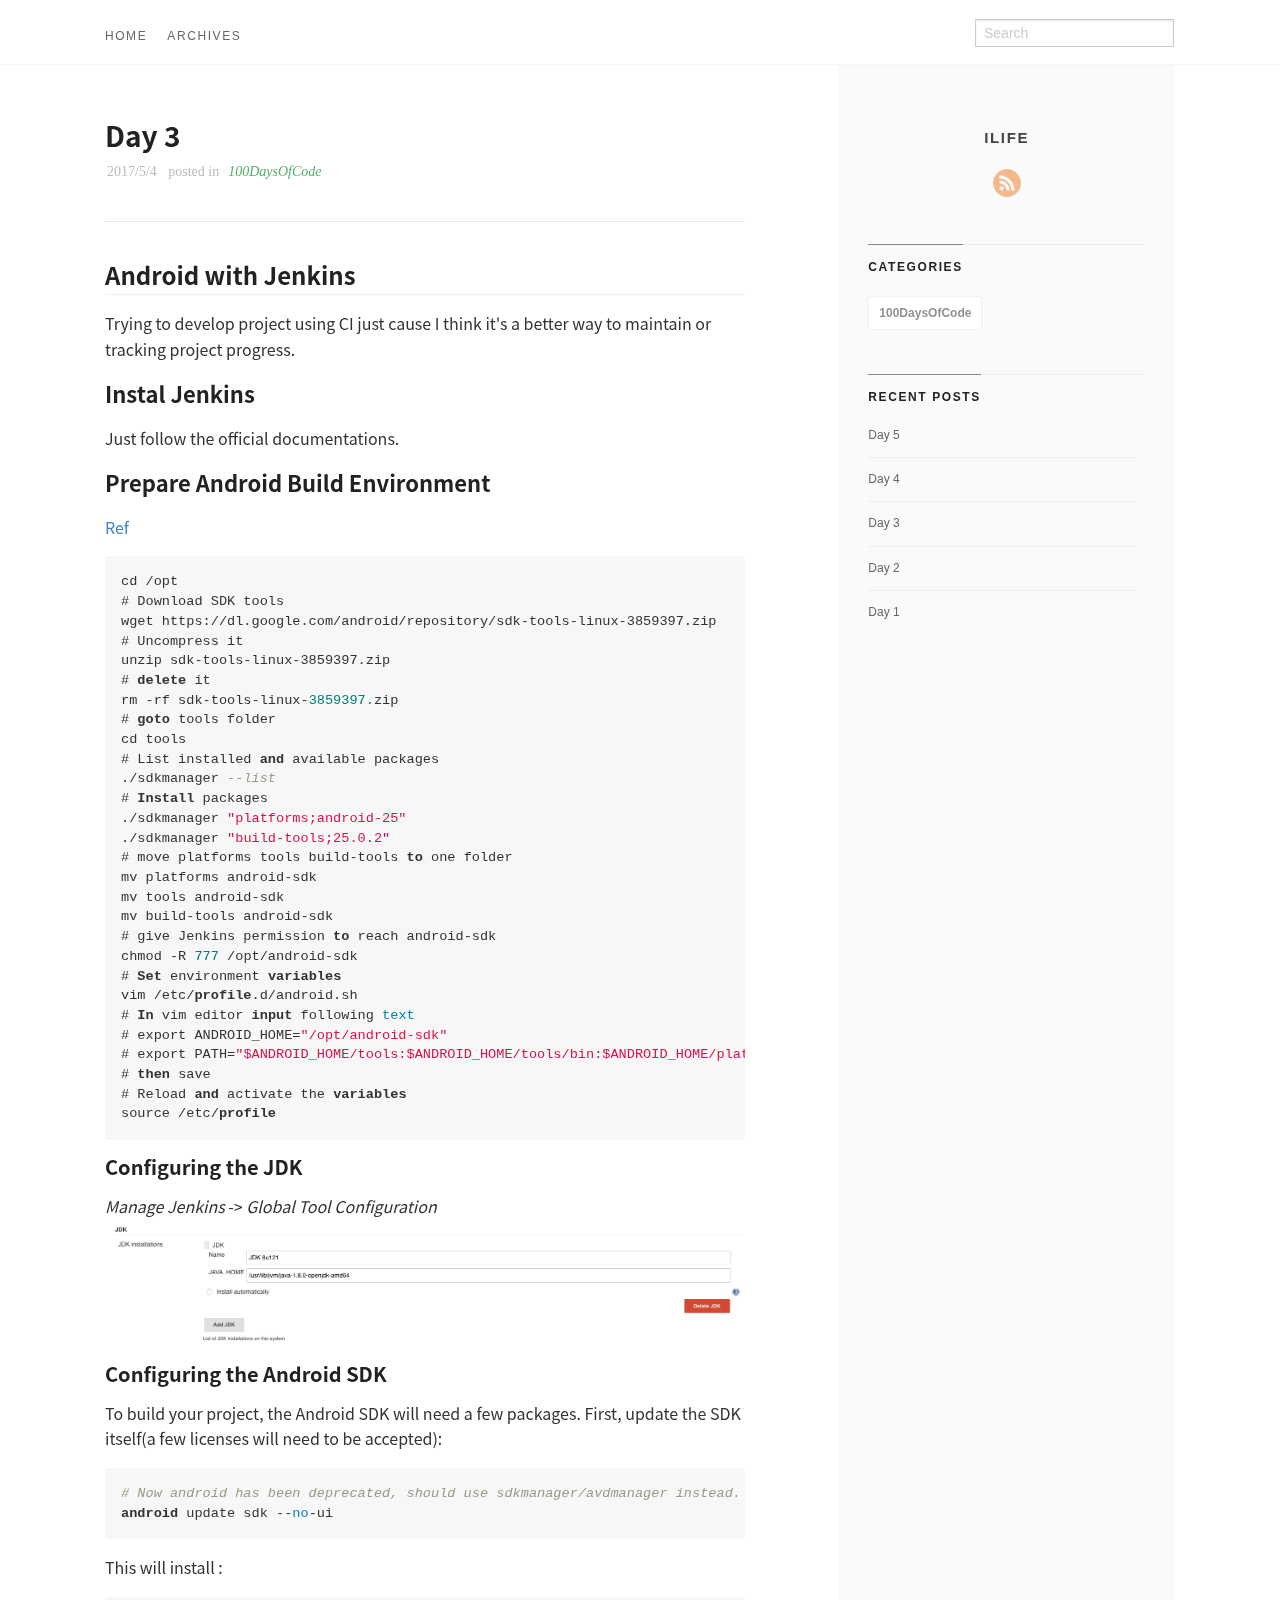
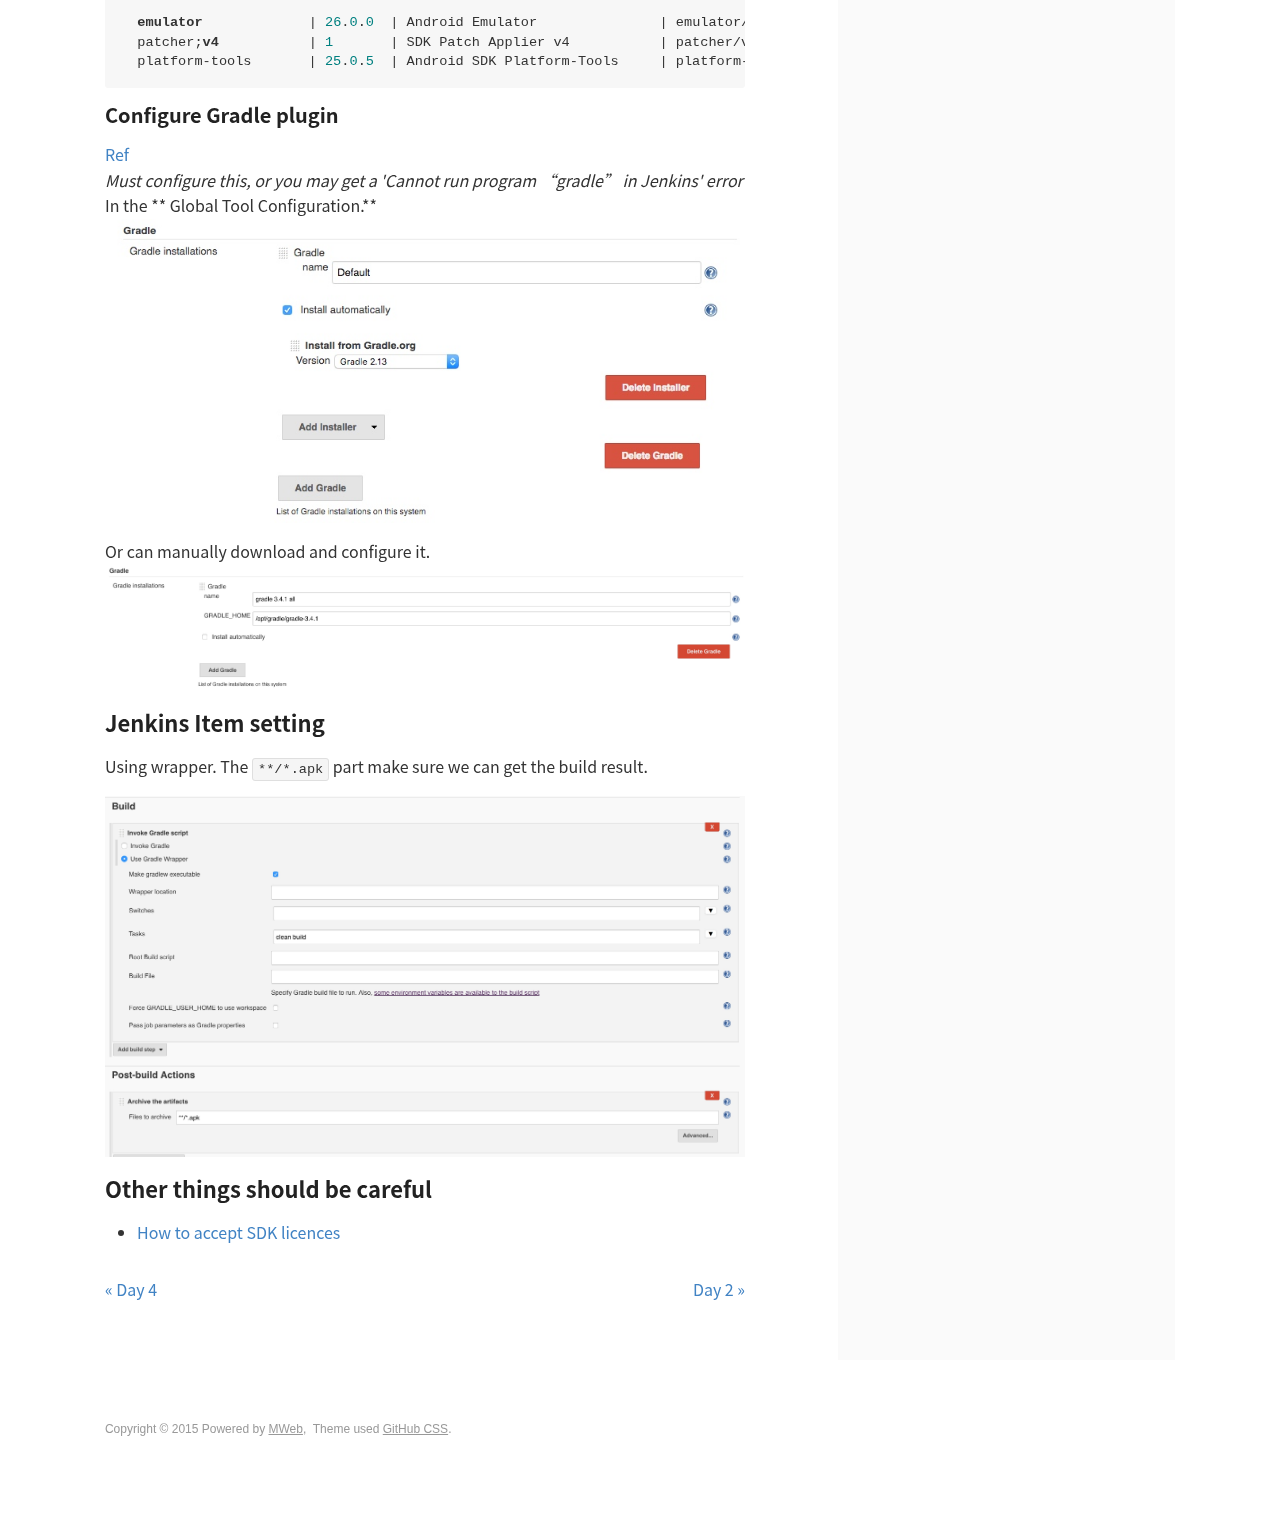
<file: 14938636429090.html>
<!doctype html>
<html class="no-js" lang="en">
  <head>
    <meta charset="utf-8" />
    <meta name="viewport" content="width=device-width, initial-scale=1.0" />
    <title>
    
  Day 3 - ilife
  
  </title>
  
  
  <link href="atom.xml" rel="alternate" title="ilife" type="application/atom+xml">
    <link rel="stylesheet" href="asset/css/foundation.min.css" />
    <link rel="stylesheet" href="asset/css/docs.css" />
    <script src="asset/js/vendor/modernizr.js"></script>
    <script src="asset/js/vendor/jquery.js"></script>
  <script src="asset/highlightjs/highlight.pack.js"></script>
  <link href="asset/highlightjs/styles/github.css" media="screen, projection" rel="stylesheet" type="text/css">
  <script>hljs.initHighlightingOnLoad();</script>
<script type="text/javascript">
  function before_search(){
    var searchVal = 'site:www.ilife.co ' + document.getElementById('search_input').value;
    document.getElementById('search_q').value = searchVal;
    return true;
  }
</script>
  </head>
  <body class="antialiased hide-extras">
    
    <div class="marketing off-canvas-wrap" data-offcanvas>
      <div class="inner-wrap">


<nav class="top-bar docs-bar hide-for-small" data-topbar>


  <section class="top-bar-section">
  <div class="row">
      <div style="position: relative;width:100%;"><div style="position: absolute; width:100%;">
        <ul id="main-menu" class="left">
        
        <li id=""><a target="self" href="index.html">Home</a></li>
        
        <li id=""><a target="_self" href="archives.html">Archives</a></li>
        
        </ul>

        <ul class="right" id="search-wrap">
          <li>
<form target="_blank" onsubmit="return before_search();" action="http://google.com/search" method="get">
    <input type="hidden" id="search_q" name="q" value="" />
    <input tabindex="1" type="search" id="search_input"  placeholder="Search"/>
</form>
</li>
          </ul>
      </div></div>
  </div>
  </section>

</nav>

        <nav class="tab-bar show-for-small">
  <a href="javascript:void(0)" class="left-off-canvas-toggle menu-icon">
    <span> &nbsp; ilife</span>
  </a>
</nav>

<aside class="left-off-canvas-menu">
      <ul class="off-canvas-list">
       
       <li><a href="index.html">HOME</a></li>
    <li><a href="archives.html">Archives</a></li>
    <li><a href="about.html">ABOUT</a></li>

    <li><label>Categories</label></li>

        
            <li><a href="100DaysOfCode.html">100DaysOfCode</a></li>
         

      </ul>
    </aside>

<a class="exit-off-canvas" href="#"></a>


        <section id="main-content" role="main" class="scroll-container">
        
       

 <script type="text/javascript">
  $(function(){
    $('#menu_item_index').addClass('is_active');
  });
</script>
<div class="row">
  <div class="large-8 medium-8 columns">
      <div class="markdown-body article-wrap">
       <div class="article">
          
          <h1>Day 3</h1>
     
        <div class="read-more clearfix">
          <span class="date">2017/5/4</span>

          <span>posted in&nbsp;</span> 
          
              <span class="posted-in"><a href='100DaysOfCode.html'>100DaysOfCode</a></span>
           
         
          <span class="comments">
            

            
          </span>

        </div>
      </div><!-- article -->

      <div class="article-content">
      <h2 id="toc_0">Android with Jenkins</h2>

<p>Trying to develop project using CI just cause I think it&#39;s a better way to maintain or tracking project progress.</p>

<h3 id="toc_1">Instal Jenkins</h3>

<p>Just follow the official documentations.</p>

<h3 id="toc_2">Prepare Android Build Environment</h3>

<p><a href="https://www.digitalocean.com/community/tutorials/how-to-build-android-apps-with-jenkins">Ref</a></p>

<pre><code class="language-shell">cd /opt
# Download SDK tools
wget https://dl.google.com/android/repository/sdk-tools-linux-3859397.zip
# Uncompress it
unzip sdk-tools-linux-3859397.zip
# delete it
rm -rf sdk-tools-linux-3859397.zip
# goto tools folder
cd tools
# List installed and available packages
./sdkmanager --list
# Install packages
./sdkmanager &quot;platforms;android-25&quot;
./sdkmanager &quot;build-tools;25.0.2&quot;
# move platforms tools build-tools to one folder
mv platforms android-sdk 
mv tools android-sdk 
mv build-tools android-sdk 
# give Jenkins permission to reach android-sdk
chmod -R 777 /opt/android-sdk
# Set environment variables
vim /etc/profile.d/android.sh
# In vim editor input following text
# export ANDROID_HOME=&quot;/opt/android-sdk&quot;
# export PATH=&quot;$ANDROID_HOME/tools:$ANDROID_HOME/tools/bin:$ANDROID_HOME/platform-tools:$PATH&quot;
# then save
# Reload and activate the variables
source /etc/profile
</code></pre>

<h4 id="toc_3">Configuring the JDK</h4>

<p><em>Manage Jenkins</em> -&gt; <em>Global Tool Configuration</em><br/>
<img src="media/14938636429090/14938889651545.jpg" alt=""/></p>

<h4 id="toc_4">Configuring the Android SDK</h4>

<p>To build your project, the Android SDK will need a few packages. First, update the SDK itself(a few licenses will need to be accepted):</p>

<pre><code class="language-shell"># Now android has been deprecated, should use sdkmanager/avdmanager instead.
android update sdk --no-ui
</code></pre>

<p>This will install : </p>

<pre><code>  emulator             | 26.0.0  | Android Emulator               | emulator/
  patcher;v4           | 1       | SDK Patch Applier v4           | patcher/v4/
  platform-tools       | 25.0.5  | Android SDK Platform-Tools     | platform-tools/
</code></pre>

<h4 id="toc_5">Configure Gradle plugin</h4>

<p><a href="https://wiki.jenkins-ci.org/display/JENKINS/Gradle+Plugin">Ref</a><br/>
<em>Must configure this, or you may get a &#39;Cannot run program “gradle” in Jenkins&#39; error</em><br/>
In the ** Global Tool Configuration.** <br/>
<img src="media/14938636429090/14938764037563.jpg" alt=""/></p>

<p>Or can manually download and configure it. <br/>
<img src="media/14938636429090/14938816607621.jpg" alt=""/></p>

<h3 id="toc_6">Jenkins Item setting</h3>

<p>Using wrapper. The <code>**/*.apk</code> part make sure we can get the build result.</p>

<p><img src="media/14938636429090/14938891045380.jpg" alt=""/></p>

<h3 id="toc_7">Other things should be careful</h3>

<ul>
<li><a href="http://stackoverflow.com/questions/38096225/automatically-accept-all-sdk-licences/38381577">How to accept SDK licences</a></li>
</ul>


    

      </div>

      <div class="row">
        <div class="large-6 columns">
        <p class="text-left" style="padding:15px 0px;">
      
          <a href="14939091658025.html" 
          title="Previous Post: Day 4">&laquo; Day 4</a>
      
        </p>
        </div>
        <div class="large-6 columns">
      <p class="text-right" style="padding:15px 0px;">
      
          <a  href="14931140045313.html" 
          title="Next Post: Day 2">Day 2 &raquo;</a>
      
      </p>
        </div>
      </div>
      <div class="comments-wrap">
        <div class="share-comments">
          

          

          
        </div>
      </div>
    </div><!-- article-wrap -->
  </div><!-- large 8 -->




 <div class="large-4 medium-4 columns">
  <div class="hide-for-small">
    <div id="sidebar" class="sidebar">
          <div id="site-info" class="site-info">
            
                <h1>ilife</h1>
                <div class="site-des"></div>
                <div class="social">











  <a target="_blank" class="rss" href="atom.xml" title="RSS">RSS</a>
                
              	 </div>
          	</div>

             

              <div id="site-categories" class="side-item ">
                <div class="side-header">
                  <h2>Categories</h2>
                </div>
                <div class="side-content">

      	<p class="cat-list">
        
            <a href="100DaysOfCode.html"><strong>100DaysOfCode</strong></a>
         
        </p>


                </div>
              </div>

              <div id="site-categories" class="side-item">
                <div class="side-header">
                  <h2>Recent Posts</h2>
                </div>
                <div class="side-content">
                <ul class="posts-list">
	      
		      
			      <li class="post">
			        <a href="14942273079219.html">Day 5</a>
			      </li>
		     
		  
		      
			      <li class="post">
			        <a href="14939091658025.html">Day 4</a>
			      </li>
		     
		  
		      
			      <li class="post">
			        <a href="14938636429090.html">Day 3</a>
			      </li>
		     
		  
		      
			      <li class="post">
			        <a href="14931140045313.html">Day 2</a>
			      </li>
		     
		  
		      
			      <li class="post">
			        <a href="14929392382338.html">Day 1</a>
			      </li>
		     
		   
		  		</ul>
                </div>
              </div>
        </div><!-- sidebar -->
      </div><!-- hide for small -->
</div><!-- large 4 -->

</div><!-- row -->

 <div class="page-bottom clearfix">
  <div class="row">
   <p class="copyright">Copyright &copy; 2015
Powered by <a target="_blank" href="http://www.mweb.im">MWeb</a>,&nbsp; 
Theme used <a target="_blank" href="http://github.com">GitHub CSS</a>.</p>
  </div>
</div>

        </section>
      </div>
    </div>

  
    

    <script src="asset/js/foundation.min.js"></script>
    <script>
      $(document).foundation();
      function fixSidebarHeight(){
        var w1 = $('.markdown-body').height();
          var w2 = $('#sidebar').height();
          if (w1 > w2) { $('#sidebar').height(w1); };
      }
      $(function(){
        fixSidebarHeight();
      })
      $(window).load(function(){
          fixSidebarHeight();
      });
     
    </script>

    



  </body>
</html>
</file>
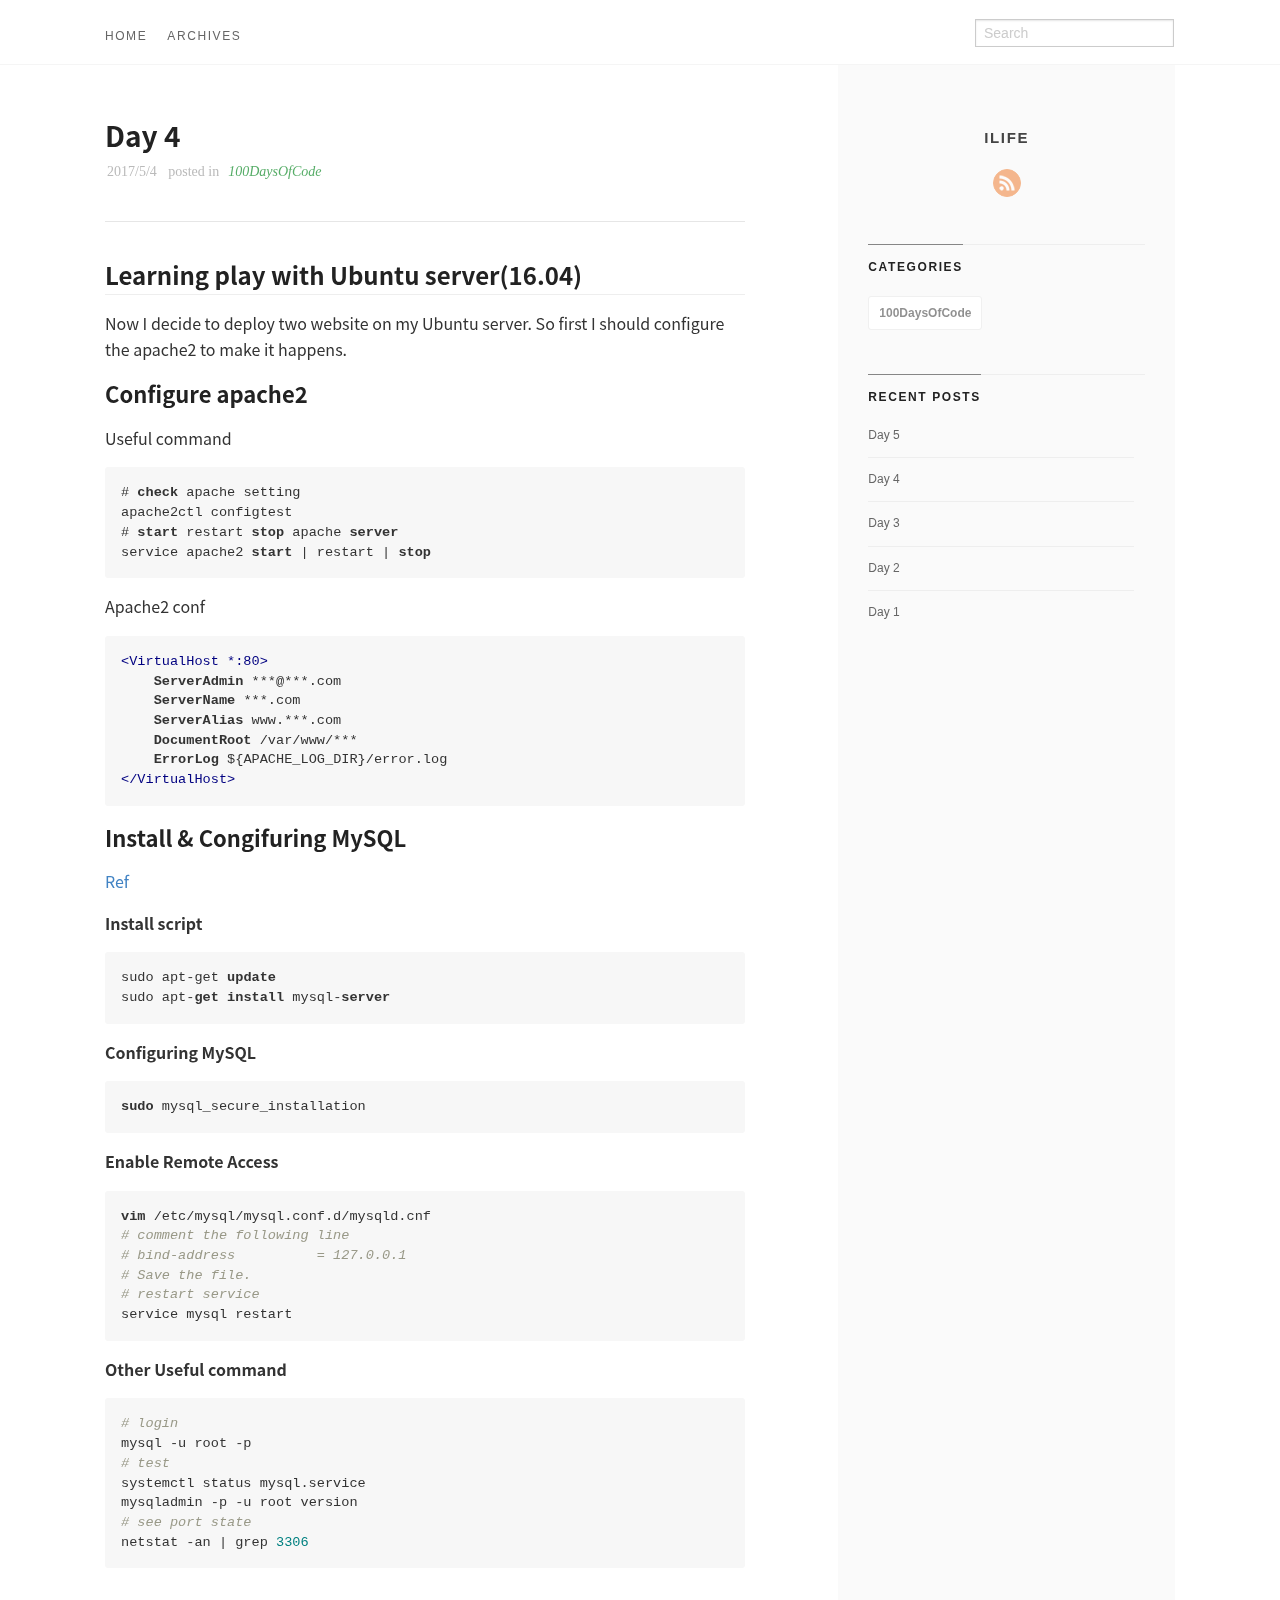
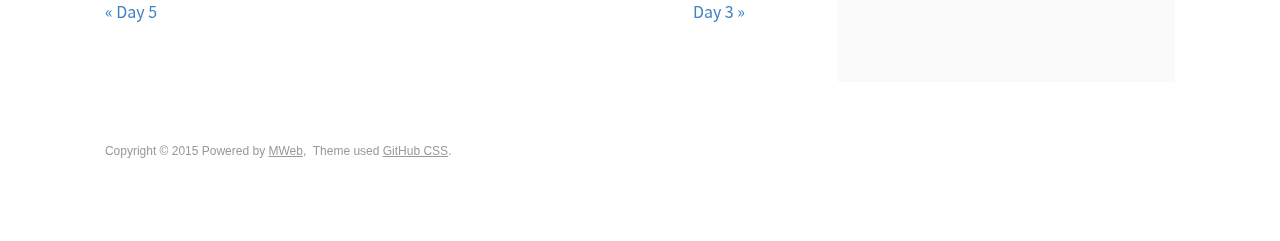
<file: 14939091658025.html>
<!doctype html>
<html class="no-js" lang="en">
  <head>
    <meta charset="utf-8" />
    <meta name="viewport" content="width=device-width, initial-scale=1.0" />
    <title>
    
  Day 4 - ilife
  
  </title>
  
  
  <link href="atom.xml" rel="alternate" title="ilife" type="application/atom+xml">
    <link rel="stylesheet" href="asset/css/foundation.min.css" />
    <link rel="stylesheet" href="asset/css/docs.css" />
    <script src="asset/js/vendor/modernizr.js"></script>
    <script src="asset/js/vendor/jquery.js"></script>
  <script src="asset/highlightjs/highlight.pack.js"></script>
  <link href="asset/highlightjs/styles/github.css" media="screen, projection" rel="stylesheet" type="text/css">
  <script>hljs.initHighlightingOnLoad();</script>
<script type="text/javascript">
  function before_search(){
    var searchVal = 'site:www.ilife.co ' + document.getElementById('search_input').value;
    document.getElementById('search_q').value = searchVal;
    return true;
  }
</script>
  </head>
  <body class="antialiased hide-extras">
    
    <div class="marketing off-canvas-wrap" data-offcanvas>
      <div class="inner-wrap">


<nav class="top-bar docs-bar hide-for-small" data-topbar>


  <section class="top-bar-section">
  <div class="row">
      <div style="position: relative;width:100%;"><div style="position: absolute; width:100%;">
        <ul id="main-menu" class="left">
        
        <li id=""><a target="self" href="index.html">Home</a></li>
        
        <li id=""><a target="_self" href="archives.html">Archives</a></li>
        
        </ul>

        <ul class="right" id="search-wrap">
          <li>
<form target="_blank" onsubmit="return before_search();" action="http://google.com/search" method="get">
    <input type="hidden" id="search_q" name="q" value="" />
    <input tabindex="1" type="search" id="search_input"  placeholder="Search"/>
</form>
</li>
          </ul>
      </div></div>
  </div>
  </section>

</nav>

        <nav class="tab-bar show-for-small">
  <a href="javascript:void(0)" class="left-off-canvas-toggle menu-icon">
    <span> &nbsp; ilife</span>
  </a>
</nav>

<aside class="left-off-canvas-menu">
      <ul class="off-canvas-list">
       
       <li><a href="index.html">HOME</a></li>
    <li><a href="archives.html">Archives</a></li>
    <li><a href="about.html">ABOUT</a></li>

    <li><label>Categories</label></li>

        
            <li><a href="100DaysOfCode.html">100DaysOfCode</a></li>
         

      </ul>
    </aside>

<a class="exit-off-canvas" href="#"></a>


        <section id="main-content" role="main" class="scroll-container">
        
       

 <script type="text/javascript">
  $(function(){
    $('#menu_item_index').addClass('is_active');
  });
</script>
<div class="row">
  <div class="large-8 medium-8 columns">
      <div class="markdown-body article-wrap">
       <div class="article">
          
          <h1>Day 4</h1>
     
        <div class="read-more clearfix">
          <span class="date">2017/5/4</span>

          <span>posted in&nbsp;</span> 
          
              <span class="posted-in"><a href='100DaysOfCode.html'>100DaysOfCode</a></span>
           
         
          <span class="comments">
            

            
          </span>

        </div>
      </div><!-- article -->

      <div class="article-content">
      <h2 id="toc_0">Learning play with Ubuntu server(16.04)</h2>

<p>Now I decide to deploy two website on my Ubuntu server. So first I should configure the apache2 to make it happens.</p>

<h3 id="toc_1">Configure apache2</h3>

<p>Useful command</p>

<pre><code class="language-shell"># check apache setting 
apache2ctl configtest
# start restart stop apache server
service apache2 start | restart | stop
</code></pre>

<p>Apache2 conf</p>

<pre><code class="language-shell">&lt;VirtualHost *:80&gt;
    ServerAdmin ***@***.com
    ServerName ***.com
    ServerAlias www.***.com
    DocumentRoot /var/www/***
    ErrorLog ${APACHE_LOG_DIR}/error.log
&lt;/VirtualHost&gt;
</code></pre>

<h3 id="toc_2">Install &amp; Congifuring MySQL</h3>

<p><a href="https://www.digitalocean.com/community/tutorials/how-to-install-mysql-on-ubuntu-16-04">Ref</a></p>

<p><strong>Install script</strong></p>

<pre><code class="language-shell">sudo apt-get update
sudo apt-get install mysql-server
</code></pre>

<p><strong>Configuring MySQL</strong></p>

<pre><code class="language-shell">sudo mysql_secure_installation
</code></pre>

<p><strong>Enable Remote Access</strong></p>

<pre><code class="language-shell">vim /etc/mysql/mysql.conf.d/mysqld.cnf
# comment the following line
# bind-address          = 127.0.0.1 
# Save the file. 
# restart service
service mysql restart
</code></pre>

<p><strong>Other Useful command</strong></p>

<pre><code class="language-shell"># login
mysql -u root -p
# test 
systemctl status mysql.service
mysqladmin -p -u root version
# see port state
netstat -an | grep 3306
</code></pre>


    

      </div>

      <div class="row">
        <div class="large-6 columns">
        <p class="text-left" style="padding:15px 0px;">
      
          <a href="14942273079219.html" 
          title="Previous Post: Day 5">&laquo; Day 5</a>
      
        </p>
        </div>
        <div class="large-6 columns">
      <p class="text-right" style="padding:15px 0px;">
      
          <a  href="14938636429090.html" 
          title="Next Post: Day 3">Day 3 &raquo;</a>
      
      </p>
        </div>
      </div>
      <div class="comments-wrap">
        <div class="share-comments">
          

          

          
        </div>
      </div>
    </div><!-- article-wrap -->
  </div><!-- large 8 -->




 <div class="large-4 medium-4 columns">
  <div class="hide-for-small">
    <div id="sidebar" class="sidebar">
          <div id="site-info" class="site-info">
            
                <h1>ilife</h1>
                <div class="site-des"></div>
                <div class="social">











  <a target="_blank" class="rss" href="atom.xml" title="RSS">RSS</a>
                
              	 </div>
          	</div>

             

              <div id="site-categories" class="side-item ">
                <div class="side-header">
                  <h2>Categories</h2>
                </div>
                <div class="side-content">

      	<p class="cat-list">
        
            <a href="100DaysOfCode.html"><strong>100DaysOfCode</strong></a>
         
        </p>


                </div>
              </div>

              <div id="site-categories" class="side-item">
                <div class="side-header">
                  <h2>Recent Posts</h2>
                </div>
                <div class="side-content">
                <ul class="posts-list">
	      
		      
			      <li class="post">
			        <a href="14942273079219.html">Day 5</a>
			      </li>
		     
		  
		      
			      <li class="post">
			        <a href="14939091658025.html">Day 4</a>
			      </li>
		     
		  
		      
			      <li class="post">
			        <a href="14938636429090.html">Day 3</a>
			      </li>
		     
		  
		      
			      <li class="post">
			        <a href="14931140045313.html">Day 2</a>
			      </li>
		     
		  
		      
			      <li class="post">
			        <a href="14929392382338.html">Day 1</a>
			      </li>
		     
		   
		  		</ul>
                </div>
              </div>
        </div><!-- sidebar -->
      </div><!-- hide for small -->
</div><!-- large 4 -->

</div><!-- row -->

 <div class="page-bottom clearfix">
  <div class="row">
   <p class="copyright">Copyright &copy; 2015
Powered by <a target="_blank" href="http://www.mweb.im">MWeb</a>,&nbsp; 
Theme used <a target="_blank" href="http://github.com">GitHub CSS</a>.</p>
  </div>
</div>

        </section>
      </div>
    </div>

  
    

    <script src="asset/js/foundation.min.js"></script>
    <script>
      $(document).foundation();
      function fixSidebarHeight(){
        var w1 = $('.markdown-body').height();
          var w2 = $('#sidebar').height();
          if (w1 > w2) { $('#sidebar').height(w1); };
      }
      $(function(){
        fixSidebarHeight();
      })
      $(window).load(function(){
          fixSidebarHeight();
      });
     
    </script>

    



  </body>
</html>
</file>
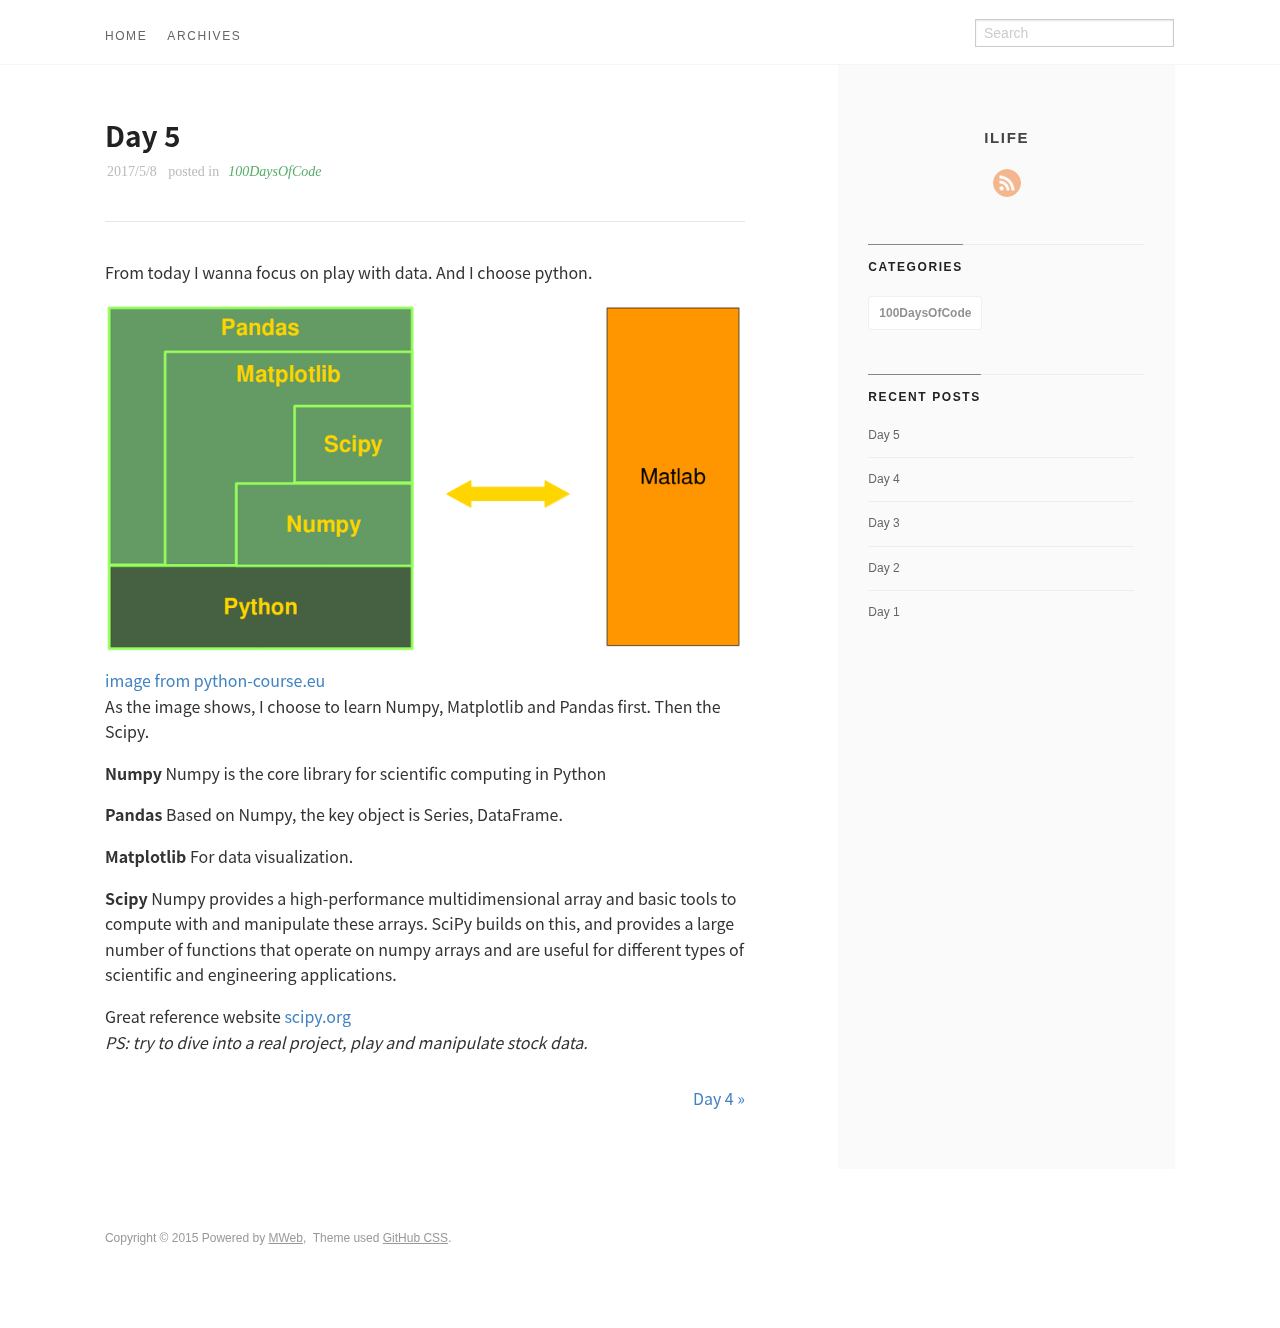
<file: 14942273079219.html>
<!doctype html>
<html class="no-js" lang="en">
  <head>
    <meta charset="utf-8" />
    <meta name="viewport" content="width=device-width, initial-scale=1.0" />
    <title>
    
  Day 5 - ilife
  
  </title>
  
  
  <link href="atom.xml" rel="alternate" title="ilife" type="application/atom+xml">
    <link rel="stylesheet" href="asset/css/foundation.min.css" />
    <link rel="stylesheet" href="asset/css/docs.css" />
    <script src="asset/js/vendor/modernizr.js"></script>
    <script src="asset/js/vendor/jquery.js"></script>
  <script src="asset/highlightjs/highlight.pack.js"></script>
  <link href="asset/highlightjs/styles/github.css" media="screen, projection" rel="stylesheet" type="text/css">
  <script>hljs.initHighlightingOnLoad();</script>
<script type="text/javascript">
  function before_search(){
    var searchVal = 'site:www.ilife.co ' + document.getElementById('search_input').value;
    document.getElementById('search_q').value = searchVal;
    return true;
  }
</script>
  </head>
  <body class="antialiased hide-extras">
    
    <div class="marketing off-canvas-wrap" data-offcanvas>
      <div class="inner-wrap">


<nav class="top-bar docs-bar hide-for-small" data-topbar>


  <section class="top-bar-section">
  <div class="row">
      <div style="position: relative;width:100%;"><div style="position: absolute; width:100%;">
        <ul id="main-menu" class="left">
        
        <li id=""><a target="self" href="index.html">Home</a></li>
        
        <li id=""><a target="_self" href="archives.html">Archives</a></li>
        
        </ul>

        <ul class="right" id="search-wrap">
          <li>
<form target="_blank" onsubmit="return before_search();" action="http://google.com/search" method="get">
    <input type="hidden" id="search_q" name="q" value="" />
    <input tabindex="1" type="search" id="search_input"  placeholder="Search"/>
</form>
</li>
          </ul>
      </div></div>
  </div>
  </section>

</nav>

        <nav class="tab-bar show-for-small">
  <a href="javascript:void(0)" class="left-off-canvas-toggle menu-icon">
    <span> &nbsp; ilife</span>
  </a>
</nav>

<aside class="left-off-canvas-menu">
      <ul class="off-canvas-list">
       
       <li><a href="index.html">HOME</a></li>
    <li><a href="archives.html">Archives</a></li>
    <li><a href="about.html">ABOUT</a></li>

    <li><label>Categories</label></li>

        
            <li><a href="100DaysOfCode.html">100DaysOfCode</a></li>
         

      </ul>
    </aside>

<a class="exit-off-canvas" href="#"></a>


        <section id="main-content" role="main" class="scroll-container">
        
       

 <script type="text/javascript">
  $(function(){
    $('#menu_item_index').addClass('is_active');
  });
</script>
<div class="row">
  <div class="large-8 medium-8 columns">
      <div class="markdown-body article-wrap">
       <div class="article">
          
          <h1>Day 5</h1>
     
        <div class="read-more clearfix">
          <span class="date">2017/5/8</span>

          <span>posted in&nbsp;</span> 
          
              <span class="posted-in"><a href='100DaysOfCode.html'>100DaysOfCode</a></span>
           
         
          <span class="comments">
            

            
          </span>

        </div>
      </div><!-- article -->

      <div class="article-content">
      <p>From today I wanna focus on play with data. And I choose python. </p>

<p><img src="media/14942273079219/14944015699868.png" alt=""/></p>

<p><a href="http://www.python-course.eu/numpy.php">image from python-course.eu</a><br/>
As the image shows, I choose to learn Numpy, Matplotlib and Pandas first. Then the Scipy.</p>

<p><strong>Numpy</strong>  Numpy is the core library for scientific computing in Python</p>

<p><strong>Pandas</strong> Based on Numpy, the key object is Series, DataFrame.</p>

<p><strong>Matplotlib</strong> For data visualization.</p>

<p><strong>Scipy</strong> Numpy provides a high-performance multidimensional array and basic tools to compute with and manipulate these arrays. SciPy builds on this, and provides a large number of functions that operate on numpy arrays and are useful for different types of scientific and engineering applications.</p>

<p>Great reference website <a href="https://docs.scipy.org/">scipy.org</a><br/>
<em>PS: try to dive into a real project, play and manipulate stock data.</em></p>


    

      </div>

      <div class="row">
        <div class="large-6 columns">
        <p class="text-left" style="padding:15px 0px;">
      
        </p>
        </div>
        <div class="large-6 columns">
      <p class="text-right" style="padding:15px 0px;">
      
          <a  href="14939091658025.html" 
          title="Next Post: Day 4">Day 4 &raquo;</a>
      
      </p>
        </div>
      </div>
      <div class="comments-wrap">
        <div class="share-comments">
          

          

          
        </div>
      </div>
    </div><!-- article-wrap -->
  </div><!-- large 8 -->




 <div class="large-4 medium-4 columns">
  <div class="hide-for-small">
    <div id="sidebar" class="sidebar">
          <div id="site-info" class="site-info">
            
                <h1>ilife</h1>
                <div class="site-des"></div>
                <div class="social">











  <a target="_blank" class="rss" href="atom.xml" title="RSS">RSS</a>
                
              	 </div>
          	</div>

             

              <div id="site-categories" class="side-item ">
                <div class="side-header">
                  <h2>Categories</h2>
                </div>
                <div class="side-content">

      	<p class="cat-list">
        
            <a href="100DaysOfCode.html"><strong>100DaysOfCode</strong></a>
         
        </p>


                </div>
              </div>

              <div id="site-categories" class="side-item">
                <div class="side-header">
                  <h2>Recent Posts</h2>
                </div>
                <div class="side-content">
                <ul class="posts-list">
	      
		      
			      <li class="post">
			        <a href="14942273079219.html">Day 5</a>
			      </li>
		     
		  
		      
			      <li class="post">
			        <a href="14939091658025.html">Day 4</a>
			      </li>
		     
		  
		      
			      <li class="post">
			        <a href="14938636429090.html">Day 3</a>
			      </li>
		     
		  
		      
			      <li class="post">
			        <a href="14931140045313.html">Day 2</a>
			      </li>
		     
		  
		      
			      <li class="post">
			        <a href="14929392382338.html">Day 1</a>
			      </li>
		     
		   
		  		</ul>
                </div>
              </div>
        </div><!-- sidebar -->
      </div><!-- hide for small -->
</div><!-- large 4 -->

</div><!-- row -->

 <div class="page-bottom clearfix">
  <div class="row">
   <p class="copyright">Copyright &copy; 2015
Powered by <a target="_blank" href="http://www.mweb.im">MWeb</a>,&nbsp; 
Theme used <a target="_blank" href="http://github.com">GitHub CSS</a>.</p>
  </div>
</div>

        </section>
      </div>
    </div>

  
    

    <script src="asset/js/foundation.min.js"></script>
    <script>
      $(document).foundation();
      function fixSidebarHeight(){
        var w1 = $('.markdown-body').height();
          var w2 = $('#sidebar').height();
          if (w1 > w2) { $('#sidebar').height(w1); };
      }
      $(function(){
        fixSidebarHeight();
      })
      $(window).load(function(){
          fixSidebarHeight();
      });
     
    </script>

    



  </body>
</html>
</file>
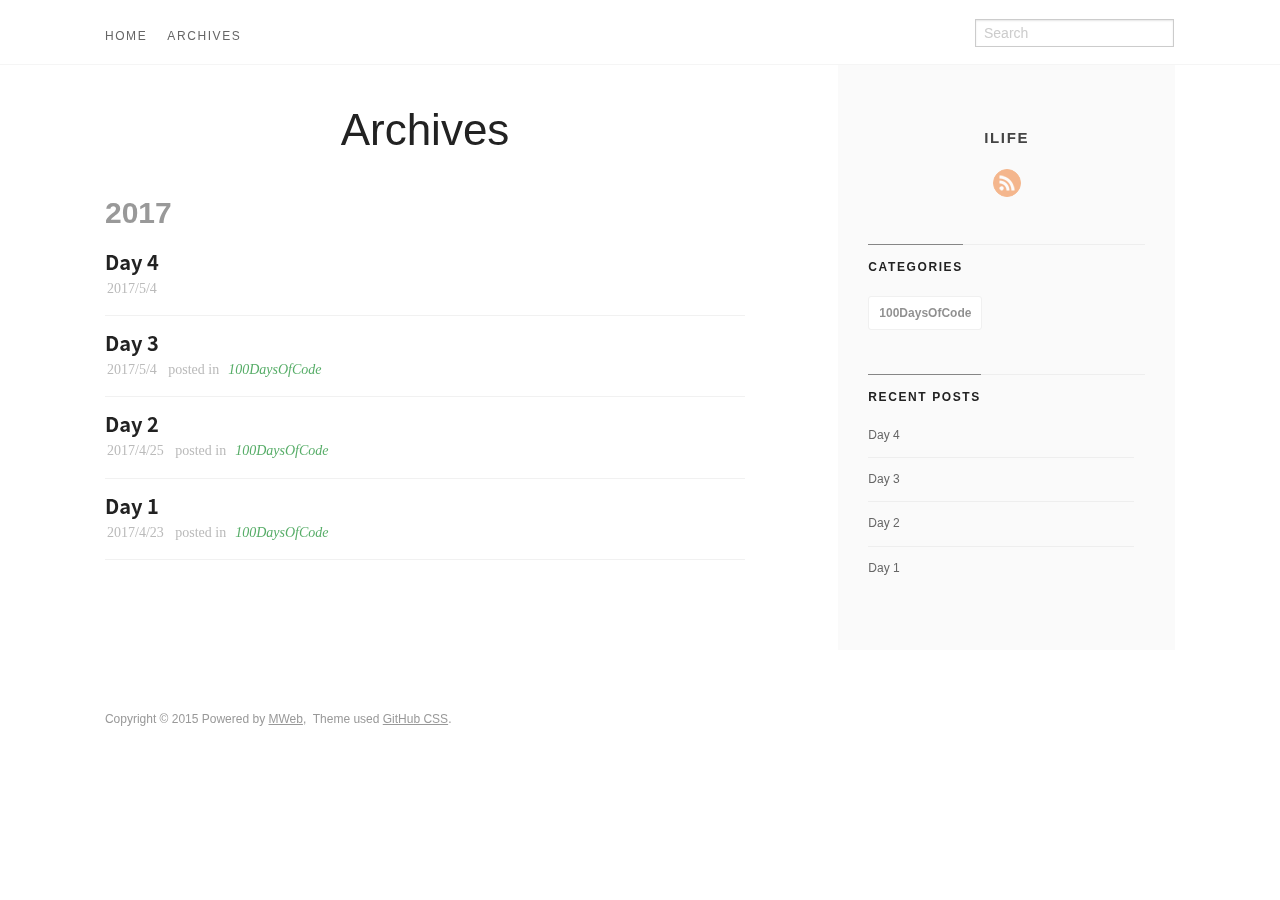
<file: archives.html>
<!doctype html>
<html class="no-js" lang="en">
  <head>
    <meta charset="utf-8" />
    <meta name="viewport" content="width=device-width, initial-scale=1.0" />
    <title>
    
  Archives - ilife
  
  </title>
  
  
  <link href="atom.xml" rel="alternate" title="ilife" type="application/atom+xml">
    <link rel="stylesheet" href="asset/css/foundation.min.css" />
    <link rel="stylesheet" href="asset/css/docs.css" />
    <script src="asset/js/vendor/modernizr.js"></script>
    <script src="asset/js/vendor/jquery.js"></script>
  <script src="asset/highlightjs/highlight.pack.js"></script>
  <link href="asset/highlightjs/styles/github.css" media="screen, projection" rel="stylesheet" type="text/css">
  <script>hljs.initHighlightingOnLoad();</script>
<script type="text/javascript">
  function before_search(){
    var searchVal = 'site:www.ilife.co ' + document.getElementById('search_input').value;
    document.getElementById('search_q').value = searchVal;
    return true;
  }
</script>
  </head>
  <body class="antialiased hide-extras">
    
    <div class="marketing off-canvas-wrap" data-offcanvas>
      <div class="inner-wrap">


<nav class="top-bar docs-bar hide-for-small" data-topbar>


  <section class="top-bar-section">
  <div class="row">
      <div style="position: relative;width:100%;"><div style="position: absolute; width:100%;">
        <ul id="main-menu" class="left">
        
        <li id=""><a target="self" href="index.html">Home</a></li>
        
        <li id=""><a target="_self" href="archives.html">Archives</a></li>
        
        </ul>

        <ul class="right" id="search-wrap">
          <li>
<form target="_blank" onsubmit="return before_search();" action="http://google.com/search" method="get">
    <input type="hidden" id="search_q" name="q" value="" />
    <input tabindex="1" type="search" id="search_input"  placeholder="Search"/>
</form>
</li>
          </ul>
      </div></div>
  </div>
  </section>

</nav>

        <nav class="tab-bar show-for-small">
  <a href="javascript:void(0)" class="left-off-canvas-toggle menu-icon">
    <span> &nbsp; ilife</span>
  </a>
</nav>

<aside class="left-off-canvas-menu">
      <ul class="off-canvas-list">
       
       <li><a href="index.html">HOME</a></li>
    <li><a href="archives.html">Archives</a></li>
    <li><a href="about.html">ABOUT</a></li>

    <li><label>Categories</label></li>

        
            <li><a href="100DaysOfCode.html">100DaysOfCode</a></li>
         

      </ul>
    </aside>

<a class="exit-off-canvas" href="#"></a>


        <section id="main-content" role="main" class="scroll-container">
        
       

 <script type="text/javascript">
  $(function(){
    $('#menu_item_archives').addClass('is_active');
  });
</script>
<div class="row">
  <div class="large-8 medium-8 columns">
    <div id="archives-page-wrap">
        <h1>Archives</h1>
        <div class="markdown-body archives-wrap">
          
             
                <h1>2017</h1>
            
            <div class="article">
              <a class="clearlink" href="14939091658025.html">
                <h1>Day 4</h1>
              </a>
              <div class="read-more clearfix">
                <span class="date">2017/5/4</span>
                
                 
              </div>
            </div><!-- article -->

          
            
            <div class="article">
              <a class="clearlink" href="14938636429090.html">
                <h1>Day 3</h1>
              </a>
              <div class="read-more clearfix">
                <span class="date">2017/5/4</span>
                <span>posted in&nbsp;</span> 
                
                    <span class="posted-in"><a href='100DaysOfCode.html'>100DaysOfCode</a></span>
                 
              </div>
            </div><!-- article -->

          
            
            <div class="article">
              <a class="clearlink" href="14931140045313.html">
                <h1>Day 2</h1>
              </a>
              <div class="read-more clearfix">
                <span class="date">2017/4/25</span>
                <span>posted in&nbsp;</span> 
                
                    <span class="posted-in"><a href='100DaysOfCode.html'>100DaysOfCode</a></span>
                 
              </div>
            </div><!-- article -->

          
            
            <div class="article">
              <a class="clearlink" href="14929392382338.html">
                <h1>Day 1</h1>
              </a>
              <div class="read-more clearfix">
                <span class="date">2017/4/23</span>
                <span>posted in&nbsp;</span> 
                
                    <span class="posted-in"><a href='100DaysOfCode.html'>100DaysOfCode</a></span>
                 
              </div>
            </div><!-- article -->

           
        </div>
      </div>
  </div>

 <div class="large-4 medium-4 columns">
  <div class="hide-for-small">
    <div id="sidebar" class="sidebar">
          <div id="site-info" class="site-info">
            
                <h1>ilife</h1>
                <div class="site-des"></div>
                <div class="social">











  <a target="_blank" class="rss" href="atom.xml" title="RSS">RSS</a>
                
              	 </div>
          	</div>

             

              <div id="site-categories" class="side-item ">
                <div class="side-header">
                  <h2>Categories</h2>
                </div>
                <div class="side-content">

      	<p class="cat-list">
        
            <a href="100DaysOfCode.html"><strong>100DaysOfCode</strong></a>
         
        </p>


                </div>
              </div>

              <div id="site-categories" class="side-item">
                <div class="side-header">
                  <h2>Recent Posts</h2>
                </div>
                <div class="side-content">
                <ul class="posts-list">
	      
		      
			      <li class="post">
			        <a href="14939091658025.html">Day 4</a>
			      </li>
		     
		  
		      
			      <li class="post">
			        <a href="14938636429090.html">Day 3</a>
			      </li>
		     
		  
		      
			      <li class="post">
			        <a href="14931140045313.html">Day 2</a>
			      </li>
		     
		  
		      
			      <li class="post">
			        <a href="14929392382338.html">Day 1</a>
			      </li>
		     
		   
		  		</ul>
                </div>
              </div>
        </div><!-- sidebar -->
      </div><!-- hide for small -->
</div><!-- large 4 -->

</div><!-- row -->

 <div class="page-bottom clearfix">
  <div class="row">
   <p class="copyright">Copyright &copy; 2015
Powered by <a target="_blank" href="http://www.mweb.im">MWeb</a>,&nbsp; 
Theme used <a target="_blank" href="http://github.com">GitHub CSS</a>.</p>
  </div>
</div>

        </section>
      </div>
    </div>

  
    

    <script src="asset/js/foundation.min.js"></script>
    <script>
      $(document).foundation();
      function fixSidebarHeight(){
        var w1 = $('.markdown-body').height();
          var w2 = $('#sidebar').height();
          if (w1 > w2) { $('#sidebar').height(w1); };
      }
      $(function(){
        fixSidebarHeight();
      })
      $(window).load(function(){
          fixSidebarHeight();
      });
     
    </script>

    



  </body>
</html>
</file>
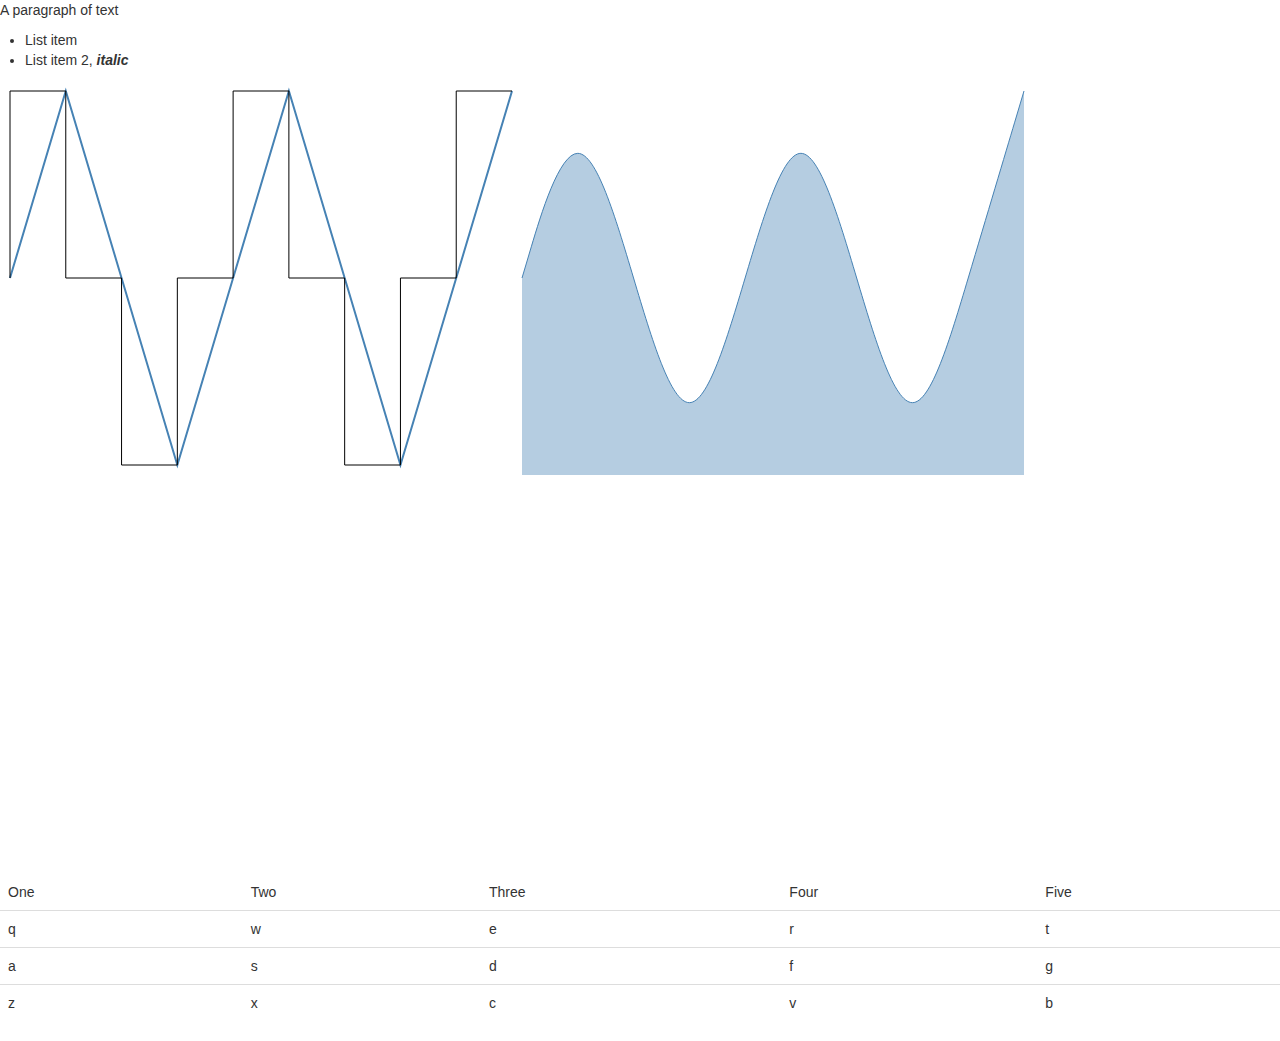
<file: d3/dom.html>
<!DOCTYPE html>
<title>DOM</title>
<link href="bootstrap/css/bootstrap.min.css" rel="stylesheet">
<div>
  <p>A paragraph of text</p>
</div>
<ul>
  <li>List item</li>
  <li>List item 2, <em><strong>italic</strong></em></li>
</ul>
<div id="graph">
  <div class="container">
     <div class="row">
       <div id="graph" class="span12"></div>
     </div>
  </div>
</div>
<table class="table">
  <thead>
    <tr><td>One</td><td>Two</td><td>Three</td><td>Four</td><td>Five</td></tr>
  </thead>
  <tbody>
    <tr><td>q</td><td>w</td><td>e</td><td>r</td><td>t</td></tr>
    <tr><td>a</td><td>s</td><td>d</td><td>f</td><td>g</td></tr>
    <tr><td>z</td><td>x</td><td>c</td><td>v</td><td>b</td></tr>
  </tbody>
</table>
<script src="d3.v3.min.js"></script>
<script src="dom.js"></script>
</file>
<file: asset/css/docs.css>
.move-right .exit-off-canvas{
	box-shadow: none;
	background-color: rgba(255,255,255,0.2);
}


.top-bar,.tab-bar{ background-color: #fff; height: 65px;  border-bottom: solid 1px #F5F5F5;}

.tab-bar{ padding-top: 6px; height: 59px;}
.tab-bar .menu-icon{ width: 100%; color: #333; }
.tab-bar .menu-icon span::after{ box-shadow: 0 0 0 1px #333,0 7px 0 1px #333,0 14px 0 1px #333;}
.top-bar .row, .row{ max-width: 1100px;}


.top-bar-section ul li{ background: transparent;}
.top-bar-section li:not(.has-form){   display: inline-block;
    margin-right: 20px; 
}
.top-bar-section li{ }
#sidebar{ margin-top: 0px;}
.top-bar-section li:not(.has-form) a:not(.button){
  background-color: transparent;
  color: #666;
  line-height: 1rem;
  display: inline-block;
    font-size: 12px;
    text-transform: uppercase;

   margin:0; 
  font-family: "jaf-bernino-sans","Lucida Grande","Lucida Sans Unicode","Lucida Sans",Geneva,Verdana,sans-serif;
  letter-spacing: .1rem;
  padding: 28px 0 0px 0;
  overflow: hidden;
  height: 66px;
}
.top-bar-section ul li:hover:not(.has-form) > a,.top-bar-section li.hover > a:not(.button),.top-bar-section li:not(.has-form) a:not(.button):hover,.no-js .top-bar-section ul li:hover > a,.top-bar-section .dropdown li:not(.has-form):not(.active):hover > a:not(.button){ background: transparent; color: #333;  }

.top-bar-section li:not(.has-form) a:not(.button):hover {
  background: transparent;
  color: #333; 
  font-weight: normal;
  
}
.top-bar-section li.is_active:not(.has-form) a:not(.button) {
    background: transparent;
    font-weight: 700;
    color: #333; 
    border-bottom: 2px rgba(0,0,0,0.8) solid;
}
.top-bar-section li.is_active:not(.has-form) a:not(.button):hover {
    background: transparent;
    font-weight: 700;
    color: #333; 
    border-bottom: 2px rgba(0,0,0,0.8) solid;
}
#main-menu{ padding-left: 0.93rem; padding-right: 0.93rem;}
#site-logo{margin: 0; padding: 0;  margin-right: 40px;}
#site-logo h1{ margin: 0; padding: 0; padding-top: 17px; font-size: 22px; font-weight: bold; }
#site-logo h1 a{margin: 0; padding: 0;text-transform:capitalize;  color: #333; font-size: 22px; font-weight: bold; }
#search-wrap li{ margin-right: 0; padding-top: 10px;padding-right: 1rem;}
#search-input{ width: 180px;}

.sidebar {
    box-shadow: -1px 0px 1px -2px rgba(0,0,0,0.9);
    background-color: #fafafa;
    padding: 0 30px 60px;
}

#site-info{ padding-top: 40px;}
#site-info .site-a-logo{ width: 120px; height: 120px; margin:0 auto;}
#site-info .site-a-logo img{ width: 120px;
    border-radius: 50%;
    -moz-border-radius: 50%;
    -webkit-border-radius: 50%;
}
.side-item{ padding-top:40px;}
.side-item .side-header{ border-top: solid 1px #eee; height: 52px; position: relative;}
.side-item .side-header h2{margin: 0; padding: 0; padding-top: 14px; position: absolute; top: -1px; border-top:solid 1px #868686;
  font-size: 12px;
 text-transform: uppercase;
  font-family: "jaf-bernino-sans","Lucida Grande","Lucida Sans Unicode","Lucida Sans",Geneva,Verdana,sans-serif;
  letter-spacing: .1rem;
  line-height: 1rem;
font-weight: 700;
   }
#site-info h1{ margin:0; padding:0; padding-top: 25px; font-size: 15px;
 text-transform: uppercase;
  font-family: "jaf-bernino-sans","Lucida Grande","Lucida Sans Unicode","Lucida Sans",Geneva,Verdana,sans-serif;
  letter-spacing: .1rem;color: #444;
  line-height: 1rem;
font-weight: bold; text-align: center;}
#site-info .site-des{ padding: 8px 0; font-size: 14px; text-align: center;color: #666;}

#site-categories .categories-list{ list-style: none; margin: 0;  padding: 0; }
#site-categories .categories-list li{padding: 2px 0px; }
#site-categories .categories-list li>a{ color: #666; font-size: 12px;}
#site-categories .categories-list li>a:hover{text-decoration: underline;}
#site-categories .cat-list{
padding: 8px 0px; margin: 0;
}
#site-categories .side-content>.cat-list{padding: 0;margin: 0;}
#site-categories .cat-list a{
  display: inline-block;
  color: rgba(0,0,0,0.6);
    background: rgba(255,255,255,0.97);
    font-family: "jaf-bernino-sans","Lucida Grande","Lucida Sans Unicode","Lucida Sans",Geneva,Verdana,sans-serif;
    letter-spacing: -0.02rem;
    font-weight: 400;
    font-style: normal;
    color: rgba(0,0,0,0.44);
    font-size: 12px;
    letter-spacing: 0;
    text-decoration: none;
    border-radius: 3px;
    border: 1px solid #f0f0f0;
    padding: 5px 10px;
    margin-right: 4px;
    margin-bottom: 4px;
    line-height: 22px;
}
#site-categories .cat-list a:hover{
  color:#468c54;border-color:#a9d8b2;background:rgba(87,173,104,0.1);text-decoration:none;
}

#site-categories .posts-list{ list-style: none; padding: 0; margin: 0; }
#site-categories .posts-list li{
    
    margin: 0; padding: 12px 0;
    display: block;
    border-bottom: 1px solid #eee; font-size: 12px;
    max-width: 96%;
    white-space: nowrap;
    overflow: hidden;
    text-overflow: ellipsis;
  }
#site-categories .posts-list li:first-child{padding-top: 0px;}
#site-categories .posts-list li:last-child{ border-bottom: none;}
#site-categories .posts-list li a{    color: #666;
    text-decoration: none;  white-space: nowrap; 
    cursor: pointer;
  }
#site-categories .posts-list li a:hover{text-decoration: underline;}
.page-bottom{ margin:0px 0px; margin-bottom: 80px;}
.page-bottom .copyright{ text-align: left;  margin: 0 0.93rem;  padding-top: 60px; font-size: 12px; color: #999;}
.page-bottom .copyright a{color: #999;text-decoration: underline ;}


#site-info .social{ padding: 0px 7px; text-align: center; padding-bottom: 0px;}

#site-info .social a{-moz-border-radius:50%;-webkit-border-radius:50%;border-radius:50%;display:inline-block;vertical-align:middle;*vertical-align:auto;*zoom:1;*display:inline;text-indent:-9999px;margin:7px;opacity:0.5;width:28px;height:28px;-moz-transition:0.3s;-o-transition:0.3s;-webkit-transition:0.3s;transition:0.3s}
#site-info .social a:hover{opacity:1}
#site-info .social a.email{background:url('../img/social/email.png?1419407210') center no-repeat #050505;border:1px solid #050505}
#site-info .social a.email:hover{border:1px solid #000}
#site-info .social a.facebook{background:url('../img/social/facebook.png?1419407210') center no-repeat #3B5998;border:1px solid #3B5998}
#site-info .social a.facebook:hover{border:1px solid #2d4373}
#site-info .social a.google{background:url('../img/social/google.png?1419407210') center no-repeat #C83D20;border:1px solid #C83D20}
#site-info .social a.google:hover{border:1px solid #9c3019}
#site-info .social a.twitter{background:url('../img/social/twitter.png?1419407210') center no-repeat #55CFF8;border:1px solid #55CFF8}
#site-info .social a.twitter:hover{border:1px solid #24c1f6}
#site-info .social a.github{background:url('../img/social/github.png?1419407210') center no-repeat #afb6ca;border:1px solid #afb6ca}
#site-info .social a.github:hover{border:1px solid #909ab6}
#site-info .social a.coderwall{background:url('../img/social/coderwall.png?1419407210') center no-repeat #3E8DCC;border:1px solid #3E8DCC}
#site-info .social a.coderwall:hover{border:1px solid #2d73aa}
#site-info .social a.stackoverflow{background:url('../img/social/stackoverflow.png?1419407210') center no-repeat #EF7522;border:1px solid #EF7522}
#site-info .social a.stackoverflow:hover{border:1px solid #CC7A00}
#site-info .social a.linkedin{background:url('../img/social/linkedin.png?1419407210') center no-repeat #005A87;border:1px solid #005A87}
#site-info .social a.pinterest{background:url('../img/social/pinterest.png?1419407210') center no-repeat #be4037;border:1px solid #be4037}
#site-info .social a.pinterest:hover{border:1px solid #96332c}
#site-info .social a.delicious{background:url('../img/social/delicious.png?1419407210') center no-repeat #3271cb;border:1px solid #3271cb}
#site-info .social a.delicious:hover{border:1px solid #285aa2}
#site-info .social a.pinboard{background:url('../img/social/pinboard.png?1419407210') center no-repeat #0066c8;border:1px solid #3a729f}
#site-info .social a.pinboard:hover{border:1px solid #0052cc}
#site-info .social a.douban{background:url('../img/social/douban.png?1419407210') center no-repeat #008024;border:1px solid #008024}
#site-info .social a.douban:hover{border:1px solid #004d16}
#site-info .social a.quora{background:url('../img/social/quora.png?1419407210') center no-repeat #a82400;border:1px solid #a82400}
#site-info .social a.quora:hover{border:1px solid #751900}
#site-info .social a.instagram{background:url('../img/social/instagram.png?1419407210') center no-repeat #517fa4;border:1px solid #517fa4}
#site-info .social a.instagram:hover{border:1px solid #406582}
#site-info .social a.behance{background:url('../img/social/behance.png?1419407210') center no-repeat #1769ff;border:1px solid #1769ff}
#site-info .social a.behance:hover{border:1px solid #0050e3}
#site-info .social a.rss{background:url('../img/social/rss.png?1419407210') center no-repeat #EF7522;border:1px solid #EF7522}
#site-info .social a.rss:hover{border:1px solid #cf5d0f}
#site-info .social a.weibo {
    background: url('../img/social/weibo.png?1419407210') center no-repeat #4ec4fa;
    border: 1px solid #4ec4fa;
    }






.home-categories{max-width: 640px;}

.markdown-body{ margin-top: 34px;}
.markdown-body {
  -ms-text-size-adjust: 100%;
  -webkit-text-size-adjust: 100%;
  color: #333;
  overflow: hidden;
  font-family: "SF UI Display", ".PingFang SC","PingFang SC", "Neue Haas Grotesk Text Pro", "Arial Nova", "Segoe UI", "Microsoft YaHei", "Microsoft JhengHei", "Helvetica Neue", "Source Han Sans SC", "Noto Sans CJK SC", "Source Han Sans CN", "Noto Sans SC", "Source Han Sans TC", "Noto Sans CJK TC", "Hiragino Sans GB", sans-serif;


  font-size: 16px;
  line-height: 1.6;
  word-wrap: break-word;
}

.markdown-body a {
  background: transparent;
}

.markdown-body a:active,
.markdown-body a:hover {
  outline: 0;
}

.markdown-body strong {
  font-weight: bold;
}

.markdown-body h1 {
  font-size: 2rem;
  margin: 0.67rem 0;
}

.markdown-body img {
  border: 0;
}

.markdown-body hr {
  -moz-box-sizing: content-box;
  box-sizing: content-box;
  height: 0;
}

.markdown-body pre {
  overflow: auto;
}

.markdown-body code,
.markdown-body kbd,
.markdown-body pre {
  font-family: monospace, monospace;
  font-size: 1rem;
}

.markdown-body input {
  color: inherit;
  font: inherit;
  margin: 0;
}

.markdown-body html input[disabled] {
  cursor: default;
}

.markdown-body input {
  line-height: normal;
}

.markdown-body input[type="checkbox"] {
  -moz-box-sizing: border-box;
  box-sizing: border-box;
  padding: 0;
}

.markdown-body table {
  border-collapse: collapse;
  border-spacing: 0; border: none;
}

.markdown-body td,
.markdown-body th {
  padding: 0;
}

.markdown-body * {
  -moz-box-sizing: border-box;
  box-sizing: border-box;
}

.markdown-body input {
  font: 13px/1.4 Helvetica, arial, freesans, clean, sans-serif, "Segoe UI remoji", "Segoe UI Symbol";
}

.markdown-body a {
  color: #4183c4;
  text-decoration: none;
}

.markdown-body a:hover,
.markdown-body a:focus,
.markdown-body a:active {
  text-decoration: underline;
}

.markdown-body hr {
  height: 0;
  margin: 15px 0;
  overflow: hidden;
  background: transparent;
  border: 0;
  border-bottom: 1px solid #ddd;
}

.markdown-body hr:before {
  display: table;
  content: "";
}

.markdown-body hr:after {
  display: table;
  clear: both;
  content: "";
}

.markdown-body h1,
.markdown-body h2,
.markdown-body h3,
.markdown-body h4,
.markdown-body h5,
.markdown-body h6 {
  margin-top: 15px;
  margin-bottom: 15px;
  line-height: 1.1;

}

.markdown-body h1 {
  font-size: 30px;
}

.markdown-body h2 {
  font-size: 21px;
}

.markdown-body h3 {
  font-size: 16px;
}

.markdown-body h4 {
  font-size: 14px;
}

.markdown-body h5 {
  font-size: 12px;
}

.markdown-body h6 {
  font-size: 11px;
}

.markdown-body blockquote {
  margin: 0;
}

.markdown-body ul,
.markdown-body ol {
  padding: 0;
  margin-top: 0;
  margin-bottom: 0;
}

.markdown-body ol ol,
.markdown-body ul ol {
  list-style-type: lower-roman;
}

.markdown-body ul ul ol,
.markdown-body ul ol ol,
.markdown-body ol ul ol,
.markdown-body ol ol ol {
  list-style-type: lower-alpha;
}

.markdown-body dd {
  margin-left: 0;
}

.markdown-body code {
  font: 12px Consolas, "Liberation Mono", Menlo, Courier, monospace;
}

.markdown-body pre {
  margin-top: 0;
  margin-bottom: 0;
  font: 12px Consolas, "Liberation Mono", Menlo, Courier, monospace;
}

.markdown-body kbd {
  background-color: #e7e7e7;
  background-image: -webkit-linear-gradient(#fefefe, #e7e7e7);
  background-image: linear-gradient(#fefefe, #e7e7e7);
  background-repeat: repeat-x;
  border-radius: 2px;
  border: 1px solid #cfcfcf;
  color: #000;
  padding: 3px 5px;
  line-height: 10px;
  font: 11px Consolas, "Liberation Mono", Menlo, Courier, monospace;
  display: inline-block;
}

.markdown-body>*:first-child {
  margin-top: 0 !important;
}

.markdown-body>*:last-child {
  margin-bottom: 0 !important;
}

.markdown-body .anchor {
  position: absolute;
  top: 0;
  bottom: 0;
  left: 0;
  display: block;
  padding-right: 6px;
  padding-left: 30px;
  margin-left: -30px;
}

.markdown-body .anchor:focus {
  outline: none;
}

.markdown-body h1,
.markdown-body h2,
.markdown-body h3,
.markdown-body h4,
.markdown-body h5,
.markdown-body h6 {
  position: relative;
  margin-top: 1rem;
  margin-bottom: 16px;
  font-weight: bold;
    /* chinese */
font-family: "PT Sans", "SF UI Display", ".PingFang SC","PingFang SC", "Neue Haas Grotesk Text Pro", "Arial Nova", "Segoe UI", "Microsoft YaHei", "Microsoft JhengHei", "Helvetica Neue", "Source Han Sans SC", "Noto Sans CJK SC", "Source Han Sans CN", "Noto Sans SC", "Source Han Sans TC", "Noto Sans CJK TC", "Hiragino Sans GB", sans-serif;

}

.markdown-body h1 .octicon-link,
.markdown-body h2 .octicon-link,
.markdown-body h3 .octicon-link,
.markdown-body h4 .octicon-link,
.markdown-body h5 .octicon-link,
.markdown-body h6 .octicon-link {
  display: none;
  color: #000;
  vertical-align: middle;
}

.markdown-body h1:hover .anchor,
.markdown-body h2:hover .anchor,
.markdown-body h3:hover .anchor,
.markdown-body h4:hover .anchor,
.markdown-body h5:hover .anchor,
.markdown-body h6:hover .anchor {
  height: 1rem;
  padding-left: 8px;
  margin-left: -30px;
  line-height: 1;
  text-decoration: none;
}

.markdown-body h1:hover .anchor .octicon-link,
.markdown-body h2:hover .anchor .octicon-link,
.markdown-body h3:hover .anchor .octicon-link,
.markdown-body h4:hover .anchor .octicon-link,
.markdown-body h5:hover .anchor .octicon-link,
.markdown-body h6:hover .anchor .octicon-link {
  display: inline-block;
}

.markdown-body h1 {
  padding-bottom: 0.3rem;
  font-size: 2.25rem;
  line-height: 1.2;
  border-bottom: 1px solid #eee;
}

.markdown-body h2 {
  padding-bottom: 0.3rem;
  font-size: 1.75rem;
  line-height: 1.225;
  border-bottom: 1px solid #eee;
}

.markdown-body h3 {
  font-size: 1.5rem;
  line-height: 1.43;
}

.markdown-body h4 {
  font-size: 1.25rem;
}

.markdown-body h5 {
  font-size: 1rem;
}

.markdown-body h6 {
  font-size: 1rem;
  color: #777;
}

.markdown-body p,
.markdown-body blockquote,
.markdown-body ul,
.markdown-body ol,
.markdown-body dl,
.markdown-body table,
.markdown-body pre {
  margin-top: 0;
  margin-bottom: 16px;

}

.markdown-body hr {
  height: 4px;
  padding: 0;
  margin: 16px 0;
  background-color: #e7e7e7;
  border: 0 none;
}

.markdown-body ul,
.markdown-body ol {
  padding-left: 2rem;
  margin-left: 0;
}

.markdown-body ul ul,
.markdown-body ul ol,
.markdown-body ol ol,
.markdown-body ol ul {
  margin-top: 0;
  margin-bottom: 0;
}

.markdown-body li>p {
  margin-top: 16px;
}

.markdown-body dl {
  padding: 0;
}

.markdown-body dl dt {
  padding: 0;
  margin-top: 16px;
  font-style: italic;
  font-weight: bold;
}

.markdown-body dl dd {
  padding: 0 16px;
  margin-bottom: 16px;
}

.markdown-body blockquote {
  padding: 0 15px;
  color: #777;
  border-left: 4px solid #ddd;
}

.markdown-body blockquote>:first-child {
  margin-top: 0;
}

.markdown-body blockquote>:last-child {
  margin-bottom: 0;
}

.markdown-body table {
  display: block;
  width: 100%;
  overflow: auto;
  word-break: normal;
  word-break: keep-all;
}

.markdown-body table th {
  font-weight: bold;
}

.markdown-body table th,
.markdown-body table td {
  padding: 6px 13px;
  border: 1px solid #ddd;
}

.markdown-body table tr {
  background-color: #fff;
  border-top: 1px solid #ccc;
}

.markdown-body table tr:nth-child(2n) {
  background-color: #f8f8f8;
}

.markdown-body img {
  max-width: 100%;
  -moz-box-sizing: border-box;
  box-sizing: border-box;
}

.markdown-body code {
  padding: 0;
  padding-top: 0.2rem;
  padding-bottom: 0.2rem;
  margin: 0;
  font-size: 85%;
  background-color: rgba(0,0,0,0.04);
  border-radius: 3px;
}

.markdown-body code:before,
.markdown-body code:after {
  letter-spacing: -0.2rem;
  content: "\00a0";
}

.markdown-body pre>code {
  padding: 0;
  margin: 0;
  font-size: 100%;
  word-break: normal;
  white-space: pre;
  background: transparent;
  border: 0;
}

.markdown-body .highlight {
  margin-bottom: 16px;
}

.markdown-body .highlight pre,
.markdown-body pre {
  padding: 16px;
  overflow: auto;
  font-size: 85%;
  line-height: 1.45;
  background-color: #f7f7f7;
  border-radius: 3px;
}

.markdown-body .highlight pre {
  margin-bottom: 0;
  word-break: normal;
}

.markdown-body pre {
  word-wrap: normal;
}

.markdown-body pre code {
  display: inline;
  max-width: initial;
  padding: 0;
  margin: 0;
  overflow: initial;
  line-height: inherit;
  word-wrap: normal;
  background-color: transparent;
  border: 0;
}

.markdown-body pre code:before,
.markdown-body pre code:after {
  content: normal;
}


.markdown-body .octicon {
  font: normal normal 16px octicons-anchor;
  line-height: 1;
  display: inline-block;
  text-decoration: none;
  -webkit-font-smoothing: antialiased;
  -moz-osx-font-smoothing: grayscale;
  -webkit-user-select: none;
  -moz-user-select: none;
  -ms-user-select: none;
  user-select: none;
}

.markdown-body .octicon-link:before {
  content: '\f05c';
}

.markdown-body .task-list-item {
  list-style-type: none;
}

.markdown-body .task-list-item+.task-list-item {
  margin-top: 3px;
}

.markdown-body .task-list-item input {
  float: left;
  margin: 0.3rem 0 0.25rem -1.6rem;
  vertical-align: middle;
}
#main-content .markdown-body a.clearlink{ text-decoration: none; color: #333;}
#main-content .home-categories h1,#main-content .home-categories h2,#main-content .home-categories h3,#main-content .home-categories h4,#main-content .home-categories h5,#main-content .home-categories h6{
  margin: 0; padding: 0px; padding-bottom: 16px;
}
#main-content .home-categories .a-content-text h1,#main-content .home-categories .a-content-text h2,
#main-content .home-categories .a-content-text h3,#main-content .home-categories .a-content-text h4,
#main-content .home-categories .a-content-text h5,#main-content .home-categories .a-content-text h6{
  margin-top: 1rem;
}


#main-content .markdown-body h1{font-size: 28px;border-bottom: none; }
#main-content .markdown-body h2{font-size: 24px;border-bottom: none;}
#main-content .markdown-body h3{font-size: 22px;}
#main-content .markdown-body h4{font-size: 20px;}
#main-content .markdown-body h5{font-size: 18px;}
#main-content .markdown-body h6{font-size: 18px;}

#main-content .markdown-body .article{ padding: 38px 0px; border-bottom: solid 1px #e6e6e6;}
#main-content .markdown-body .article:first-child{padding-top: 20px;}
#main-content .markdown-body .a-content{padding-bottom: 20px; padding-left: 2px; line-height: 1.6rem;}

#main-content .markdown-body .article .read-more{padding-left: 2px; color: #bababa; font-size: 14px;font-family: "freight-text-pro",Georgia,Cambria,"Times New Roman",Times,serif;
}
#main-content .markdown-body .article .read-more a{color: #57ad68; }
#main-content .markdown-body .article .f-img{ padding-bottom: 16px;}
#main-content .markdown-body .article .posted-in{ padding-left: 2px; font-style: italic; padding-right: 2px;}
#main-content .markdown-body .article .a-content-img{float: left; padding-right: 12px; padding-bottom: 12px;}
#main-content .markdown-body .article .a-content-img img{ width: 150px;}
#main-content .markdown-body .article .read-more .comments a{color: #bababa; text-decoration: none;}
#main-content .markdown-body .article .read-more .comments a:hover{text-decoration: underline;}
#main-content .markdown-body .article .read-more .comments{ padding-left: 8px;}
#main-content .markdown-body .article .read-more .date{padding-right: 8px;}

.article-wrap{ max-width: 640px;  padding: 0px 0px; }
#main-content .article-wrap h1{border-bottom: solid 1px #eee; }
#main-content .article-wrap h2{border-bottom: solid 1px #eee; }
#main-content .article-wrap .article{ margin-bottom: 38px;}
#main-content .article-wrap .article h1{border-bottom: none; margin: 0; padding: 0; padding-bottom: 8px; }

#main-content .archives-wrap h1{ font-size: 20px; margin: 0; padding: 0; padding-bottom: 4px;}
#main-content .archives-wrap .article{padding: 15px 0px; border-bottom: solid 1px #f1f1f1;}

#main-content .article-wrap .article:last-child{ border-bottom: none;}
#main-content .post-page h1{border-bottom: solid 1px #eee; }
#main-content .post-page h2{border-bottom: solid 1px #eee; }



#single-page-wrap{ padding: 0px 14px; max-width: 760px; margin: 0 auto;}
#single-page-wrap>h1,#archives-page-wrap>h1{ margin: 0; padding: 34px 0px; padding-bottom: 0; text-align: center;}


#archives-page-wrap .archives-wrap>h1{font-family: "PT Sans","jaf-bernino-sans","Lucida Grande","Lucida Sans Unicode","Lucida Sans",Geneva,Verdana,sans-serif; font-size: 30px; color: #999; padding-top: 20px;}
#archives-page-wrap .archives-wrap>h1:first-child{padding-top: 0;}
#archives-page-wrap{ max-width: 640px;}

/* sp foundation csss */
[class*="block-grid-"] > li {
    display: block;
    float: left;
    height: auto;
    padding: 0 0.75556rem 1.11111rem; }

.markdown-body ul.clearing-thumbs{
  padding-left: 1px;
}
.markdown-body ul.clearing-thumbs a{
  border: solid 4px #FFFFFF;
    box-shadow: 0 0 0 1px rgba(0, 0, 0, 0.2);
    display: inline-block;
    line-height: 0;
    max-width: 100%;
 }
.markdown-body ul.clearing-thumbs p{ margin-bottom: 0;}
.clearing-container p{ margin-bottom: 0; }
.markdown-body ul.clearing-thumbs a:hover, .markdown-body ul.clearing-thumbs a:focus {
    box-shadow: 0 0 6px 1px rgba(0, 0, 0, 0.5); }
  .markdown-body ul.clearing-thumbs a.radius {
    border-radius: 3px; }
</file>
<file: asset/highlightjs/styles/github.css>
/*

github.com style (c) Vasily Polovnyov <vast@whiteants.net>

*/

.hljs {
  display: block;
  overflow-x: auto;
  padding: 0.5em;
  color: #333;
  background: #f8f8f8;
  -webkit-text-size-adjust: none;
}

.hljs-comment,
.diff .hljs-header,
.hljs-javadoc {
  color: #998;
  font-style: italic;
}

.hljs-keyword,
.css .rule .hljs-keyword,
.hljs-winutils,
.nginx .hljs-title,
.hljs-subst,
.hljs-request,
.hljs-status {
  color: #333;
  font-weight: bold;
}

.hljs-number,
.hljs-hexcolor,
.ruby .hljs-constant {
  color: #008080;
}

.hljs-string,
.hljs-tag .hljs-value,
.hljs-phpdoc,
.hljs-dartdoc,
.tex .hljs-formula {
  color: #d14;
}

.hljs-title,
.hljs-id,
.scss .hljs-preprocessor {
  color: #900;
  font-weight: bold;
}

.hljs-list .hljs-keyword,
.hljs-subst {
  font-weight: normal;
}

.hljs-class .hljs-title,
.hljs-type,
.vhdl .hljs-literal,
.tex .hljs-command {
  color: #458;
  font-weight: bold;
}

.hljs-tag,
.hljs-tag .hljs-title,
.hljs-rules .hljs-property,
.django .hljs-tag .hljs-keyword {
  color: #000080;
  font-weight: normal;
}

.hljs-attribute,
.hljs-variable,
.lisp .hljs-body {
  color: #008080;
}

.hljs-regexp {
  color: #009926;
}

.hljs-symbol,
.ruby .hljs-symbol .hljs-string,
.lisp .hljs-keyword,
.clojure .hljs-keyword,
.scheme .hljs-keyword,
.tex .hljs-special,
.hljs-prompt {
  color: #990073;
}

.hljs-built_in {
  color: #0086b3;
}

.hljs-preprocessor,
.hljs-pragma,
.hljs-pi,
.hljs-doctype,
.hljs-shebang,
.hljs-cdata {
  color: #999;
  font-weight: bold;
}

.hljs-deletion {
  background: #fdd;
}

.hljs-addition {
  background: #dfd;
}

.diff .hljs-change {
  background: #0086b3;
}

.hljs-chunk {
  color: #aaa;
}
</file>
